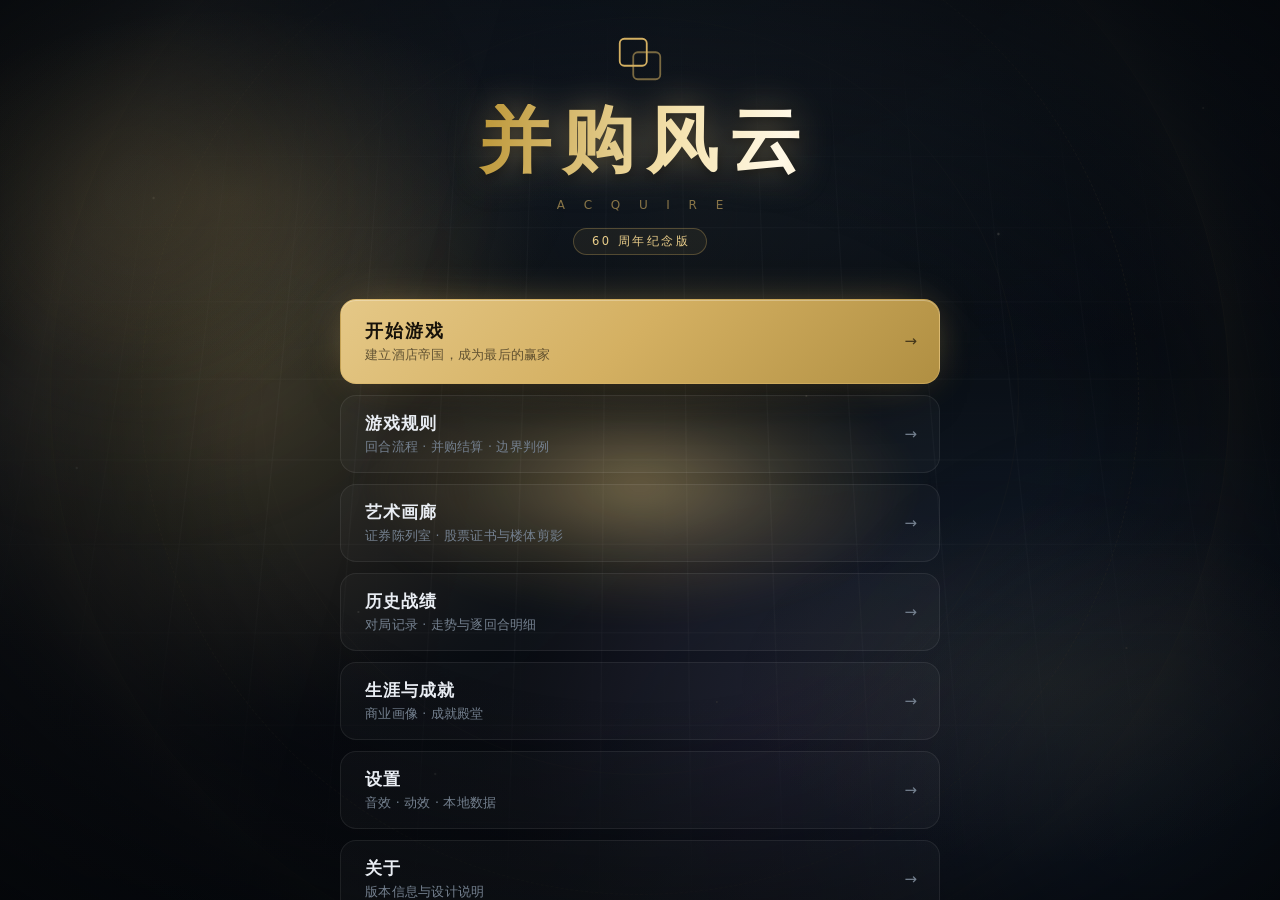
<file: index.html>
﻿<!DOCTYPE html>
<html lang="zh-CN">
<head>
<meta charset="UTF-8" />
<meta name="viewport" content="width=device-width, initial-scale=1.0" />
<title>并购风云 · ACQUIRE 60 周年纪念版</title>
<link rel="stylesheet" href="css/style.css?v=0.9.0-demo" />
<link rel="stylesheet" href="css/board.css?v=0.9.0-demo" />
  <link rel="icon" href="assets/icons/favicon.ico" sizes="any" />
  <link rel="icon" type="image/png" sizes="32x32" href="assets/icons/icon-32.png" />
  <link rel="apple-touch-icon" href="assets/icons/icon-180.png" />
  <meta name="theme-color" content="#12171d" />
<!-- 开屏：在首帧之前置位，避免先闪一下完整菜单。
     自带 6 秒兜底，就算主脚本没跑起来，菜单也会自己回来，不会永久黑屏。 -->
<script>
  (function () {
    var d = document.documentElement;
    if (location.hash === '#game') return;          /* 直达桌面不播 */
    d.classList.add('is-intro', 'intro-center', 'is-dim');
    setTimeout(function () {
      if (!d.classList.contains('is-intro')) return;
      d.classList.remove('is-intro', 'intro-center', 'is-dim', 'intro-draw');
      var m = document.querySelector('.brand-mark');
      if (m) m.classList.add('settled');
    }, 6000);
  })();
</script>
</head>
<body>
<div class="bg-aurora" aria-hidden="true"></div>
<div class="bg-orbs" aria-hidden="true"><i></i><i></i><i></i></div>
<div class="bg-sheen" aria-hidden="true"></div>
<div class="menu-stars" aria-hidden="true"></div>
<div class="menu-ring" aria-hidden="true"></div>

<!-- ============ 背景层 ============ -->
<div class="bg-layer" aria-hidden="true">
  <div class="bg-grid"></div>
  <div class="bg-glow bg-glow--a"></div>
  <div class="bg-glow bg-glow--b"></div>
  <div class="bg-tiles" id="bgTiles"></div>
  <div class="bg-vignette"></div>
</div>

<!-- ==================================================================== -->
<!-- 屏幕一：主菜单                                                        -->
<!-- ==================================================================== -->
<div class="screen screen--menu" id="screenMenu">

  <main class="menu-screen">

    <header class="brand">
      <div class="brand-mark" aria-hidden="true">
        <svg viewBox="0 0 48 48" fill="none" stroke="currentColor" stroke-width="1.6">
          <rect x="6" y="6" width="24" height="24" rx="4" />
          <rect x="18" y="18" width="24" height="24" rx="4" class="brand-mark-b" />
        </svg>
      </div>
      <h1 class="brand-title">并购风云</h1>
      <p class="brand-sub">A C Q U I R E</p>
      <span class="brand-badge">60 周年纪念版</span>
  
  </header>

    <nav class="menu" id="menu">
      <button class="menu-btn menu-btn--primary" data-action="start">
        <span class="menu-btn-text">
          <span class="menu-btn-label">开始游戏</span>
          <span class="menu-btn-desc">建立酒店帝国，成为最后的赢家</span>
        </span>
        <span class="menu-btn-arrow" aria-hidden="true">→</span>
      </button>

      <button class="menu-btn" data-action="rules">
        <span class="menu-btn-text">
          <span class="menu-btn-label">游戏规则</span>
          <span class="menu-btn-desc">回合流程 · 并购结算 · 边界判例</span>
        </span>
        <span class="menu-btn-arrow" aria-hidden="true">→</span>
      </button>

      <button class="menu-btn" data-action="gallery">
        <span class="menu-btn-text">
          <span class="menu-btn-label">艺术画廊</span>
          <span class="menu-btn-desc">证券陈列室 · 股票证书与楼体剪影</span>
        </span>
        <span class="menu-btn-arrow" aria-hidden="true">→</span>
      </button>

      <button class="menu-btn" data-action="history">
        <span class="menu-btn-text">
          <span class="menu-btn-label">历史战绩</span>
          <span class="menu-btn-desc">对局记录 · 走势与逐回合明细</span>
        </span>
        <span class="menu-btn-arrow" aria-hidden="true">→</span>
      </button>

      <button class="menu-btn" data-action="career">
        <span class="menu-btn-text">
          <span class="menu-btn-label">生涯与成就</span>
          <span class="menu-btn-desc">商业画像 · 成就殿堂</span>
        </span>
        <span class="menu-btn-arrow" aria-hidden="true">→</span>
      </button>

      <button class="menu-btn" data-action="settings">
        <span class="menu-btn-text">
          <span class="menu-btn-label">设置</span>
          <span class="menu-btn-desc">音效 · 动效 · 本地数据</span>
        </span>
        <span class="menu-btn-arrow" aria-hidden="true">→</span>
      </button>

      <button class="menu-btn" data-action="about">
        <span class="menu-btn-text">
          <span class="menu-btn-label">关于</span>
          <span class="menu-btn-desc">版本信息与设计说明</span>
        </span>
        <span class="menu-btn-arrow" aria-hidden="true">→</span>
      </button>
    </nav>

    <footer class="menu-footer">
      <div class="companies" id="companies"></div>
      <div class="meta">
        <span class="version">v0.9.0-demo</span>
        <span class="dot" aria-hidden="true">·</span>
        <span class="hint">2–6 人 · 12×9 棋盘 · 7 家连锁酒店</span>
      </div>
    </footer>

  </main>
</div>

<!-- ==================================================================== -->
<!-- 屏幕：艺术画廊                                                        -->
<!-- ==================================================================== -->
<section class="screen screen--gallery" id="screenGallery" hidden>
  <button class="ghost-btn gallery-back" id="galleryBack">← 返回</button>

  <div class="gallery-stage" id="galleryStage">
    <div class="gallery-wall" id="galleryWall"></div>
  </div>
</section>

<!-- 取下画框后全屏展示的一层 -->
<div class="art-veil" id="artVeil" hidden>
  <div class="art-veil-inner" id="artVeilInner"></div>
  <p class="art-veil-hint">点击任意处放回墙上</p>
</div>

<!-- ==================================================================== -->
<!-- 屏幕二：游戏桌面                                                      -->
<!-- ==================================================================== -->

  <!-- 对局复盘：只读上帝视角 -->
  


  <!-- 历史战绩详情：整页数据分析，不弹窗 -->
  <section class="screen screen--history" id="screenHistory" hidden>
    <header class="history-top">
      <button class="ghost-btn" id="historyBack">← 返回</button>
      <span class="history-title" id="historyTitle">历史战绩</span>
      <span class="history-meta" id="historyHint"></span>
    </header>
    <div class="history-scroll" id="historyBody"></div>
  </section>

  <div class="screen screen--game" id="screenGame" hidden>



  <!-- 顶栏 -->
  <header class="gamebar">
    <button class="gamebar-back" id="btnBack" title="返回主菜单">
      <span aria-hidden="true">←</span>
    </button>

    <div class="gamebar-info">
      <span class="gamebar-mode" id="gameMode">经典模式</span>
      <span class="gamebar-stats">
        <span class="stat" data-tip="ui" data-term="round"><i>当前回合</i><b id="roundNo">1</b></span>
        <span class="stat" data-tip="ui" data-term="safe"><i>安全规模</i><b>11</b></span>
        <span class="stat" data-tip="ui" data-term="end"><i>终局触发</i><b>41</b></span>
        <span class="stat" data-tip="ui" data-term="deck"><i>剩余板块</i><b id="deckLeft">108</b></span>
      </span>

      <span class="stat" title="本局时长"><b class="game-clock" id="gameClock">00:00:00</b></span>
    </div>

    <!-- 阶段显示器：夹在参数与按钮之间，自动居中，不会压住任何东西 -->
    <div class="phase-track" id="phaseTrack">
      <span class="phase-who" id="phaseWho">玩家 1</span>
      <div class="phase-steps" id="phaseSteps">
        <span class="phase-slider" id="phaseSlider"></span>
        <span class="phase-step" data-phase="place">① 放置板块</span>
        <span class="phase-step" data-phase="buy">② 购买股票</span>
        <span class="phase-step" data-phase="draw">③ 补充手牌</span>
      </div>
    </div>

    <div class="gamebar-actions">
      <button class="ghost-btn" id="btnFlow">流程卡</button>
      <button class="ghost-btn" id="btnRef">股东信息卡</button>
      <button class="ghost-btn" id="btnRules">游戏规则</button>
    </div>

  </header>

  <!-- 牌桌：左边是围坐的玩家 + 棋盘，右边是公司面板 -->
  <div class="table">

    <div class="table-main">

      <!-- 对面席位 -->
      <div class="seat-strip" id="seatsTop"></div>

      <!-- 左右席位 + 棋盘（这一组整体收缩，席位紧贴棋盘） -->
      <div class="table-mid">
        <div class="table-center">
          <div class="seat-rail" id="seatsLeft"></div>

          <section class="board-area" id="boardArea">
            <div class="board-frame" id="boardFrame">
              <div class="board-cols" id="boardCols" aria-hidden="true"></div>
              <div class="board-rows" id="boardRows" aria-hidden="true"></div>
              <div class="board-grid" id="boardGrid" role="grid" aria-label="并购风云棋盘"></div>
            </div>
          </section>

          <div class="seat-rail" id="seatsRight"></div>
        </div>
      </div>

    </div>

    <aside class="sidebar">
      <!-- 观战条：只在 body.is-watch 时显示。放在侧栏里，不压棋盘 -->
      <div class="watch-bar" id="watchBar">
        <div class="watch-row">
          <button class="ghost-btn" id="watchPrev">◀</button>
          <span class="watch-view" id="watchView">玩家 1</span>
          <button class="ghost-btn" id="watchNext">▶</button>
        </div>
        <div class="watch-row watch-speed">
          <span>思考</span>
          <button class="ghost-btn" data-speed="0.5">慢</button>
          <button class="ghost-btn" data-speed="1">标准</button>
          <button class="ghost-btn" data-speed="3">快</button>
        </div>
      </div>

      <h2 class="sidebar-title">连锁酒店</h2>
      <div class="company-list" id="companyList"></div>
    </aside>

  </div>

  <!-- 当前玩家的操作区 -->
  <footer class="action-tray">
    <!-- 行动倒计时：走完再给 5 秒宽限，仍无操作就自动代打 -->
    <div class="turn-timer" id="turnTimer" hidden>
      <i class="turn-timer-fill" id="turnTimerFill"></i>
      <span class="turn-timer-text" id="turnTimerText"></span>
    </div>

    <div class="tray-player">
      <div class="tray-avatar" id="trayAvatar">1</div>
      <div class="tray-id">
        <span class="tray-name" id="trayName">玩家 1</span>
        <span class="tray-cash-value" id="cashValue">$6,000</span>
      </div>
    </div>

    <div class="tray-hand">
      <div class="tray-label">
        手牌
        <button class="discard-btn" id="btnDiscard" disabled title="弃掉选中的这块（每回合一次）">弃牌</button>
      </div>
      <div class="hand-tiles" id="handTiles"></div>
    </div>

    <div class="tray-holdings">
      <div class="tray-label">
        持股
        <span class="tray-hint" id="holdingHint"></span>
      </div>
      <div class="holding-list" id="holdingList"></div>
    </div>

    <div class="tray-actions">
      <button class="tray-buy" id="btnBuy">购买股票</button>
      <button class="tray-end" id="btnEndTurn">结束回合</button>
    </div>
  </footer>

</div>

<!-- ============ 弹窗 ============ -->
<div class="overlay" id="overlay" hidden>
  <div class="modal" role="dialog" aria-modal="true" aria-labelledby="modalTitle">
    <div class="modal-bar">
      <span class="modal-bar-dot"></span>
      <span class="modal-bar-title" id="modalBarTitle">事件</span>
      <span class="modal-bar-hint">点此展开</span>
      <span class="modal-bar-expand" aria-hidden="true">⤢</span>
    </div>
    <button class="modal-collapse" id="modalCollapse" aria-label="收起" title="收起为横幅">▾</button>
    <button class="modal-close" id="modalClose" aria-label="关闭">×</button>
    <h2 class="modal-title" id="modalTitle"></h2>
    <div class="modal-body" id="modalBody"></div>
    <div class="modal-actions" id="modalActions"></div>
  </div>
</div>

<div class="toast" id="toast" role="status" aria-live="polite"></div>

<script src="js/sfx.js?v=0.9.0-demo"></script>
<script src="js/engine.js?v=0.9.0-demo"></script>
<script src="js/battle-log.js?v=0.9.0-demo"></script>
<script src="js/ai-memory.js?v=0.9.0-demo"></script>
<script src="js/ai.js?v=0.9.0-demo"></script>
<script src="js/career.js?v=0.9.0-demo"></script>
<script src="js/timer.js?v=0.9.0-demo"></script>
<script src="js/merger.js?v=0.9.0-demo"></script>
<script src="js/main.js?v=0.9.0-demo"></script>
<script src="js/selectors.js?v=0.9.0-demo"></script>
<script src="js/board-utils.js?v=0.9.0-demo"></script>
<script src="js/board-certs.js?v=0.9.0-demo"></script>
<script src="js/stock-ui.js?v=0.9.0-demo"></script>
<script src="js/stock-disposal.js?v=0.9.0-demo"></script>
<script src="js/sweep.js?v=0.9.0-demo"></script>
<script src="js/board-view-companies.js?v=0.9.0-demo"></script>
<script src="js/board-view-board.js?v=0.9.0-demo"></script>
<script src="js/board-view-seats.js?v=0.9.0-demo"></script>
<script src="js/board-view-hand.js?v=0.9.0-demo"></script>
<script src="js/board-view-tray.js?v=0.9.0-demo"></script>
<script src="js/tooltip.js?v=0.9.0-demo"></script>
  <script src="js/history.js?v=0.9.0-demo"></script>
  <script src="js/board.js?v=0.9.0-demo"></script>
</body>
</html>
</file>
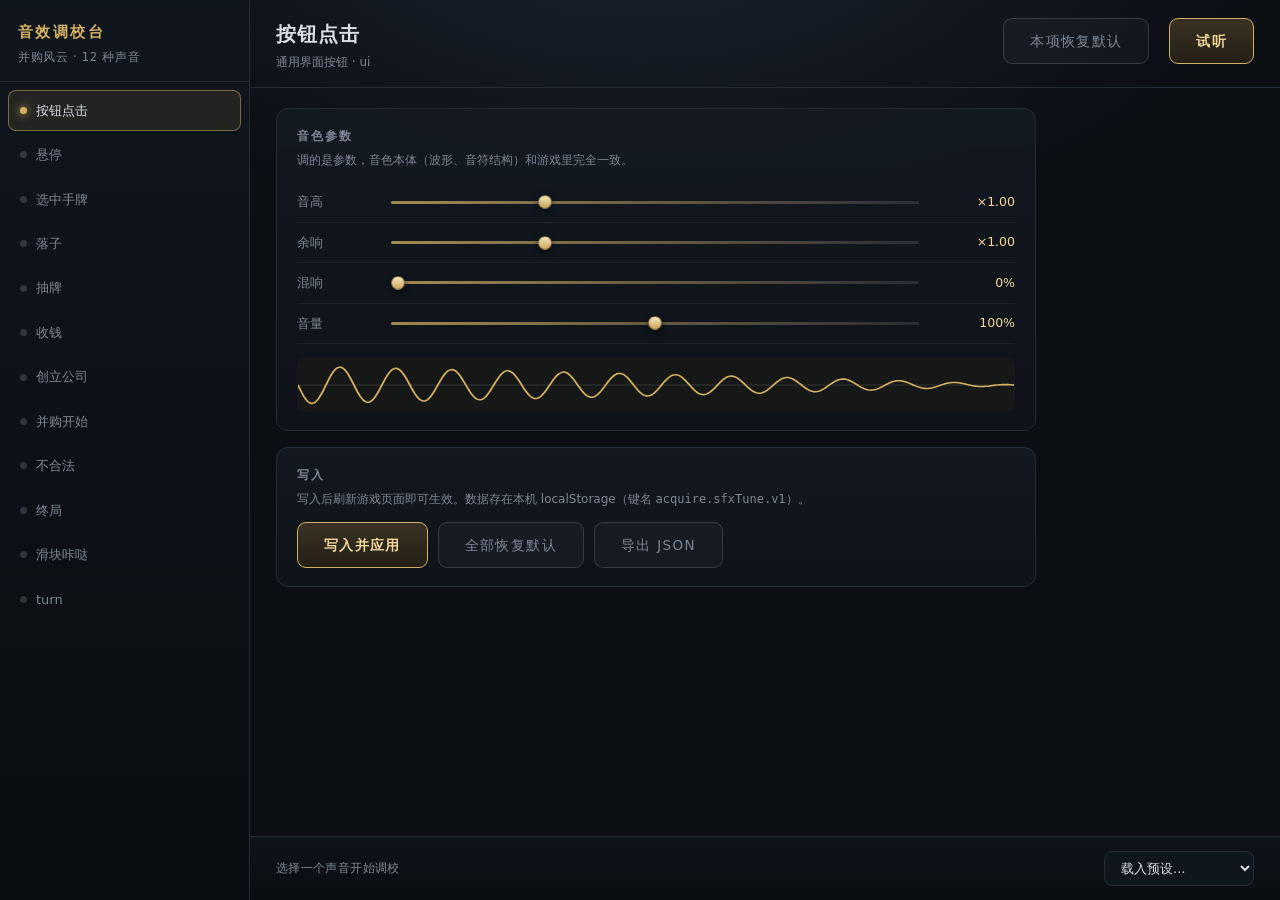
<file: sfx-tuner.html>
<!DOCTYPE html>
<html lang="zh-CN">
<head>
<meta charset="utf-8">
<title>并购风云 · 音效调校台</title>
<meta name="viewport" content="width=device-width, initial-scale=1">
<style>
  :root {
    --bg: #0b0e13;
    --panel: #141a22;
    --panel2: #10161d;
    --line: #232c37;
    --text: #d9dee6;
    --dim: #7d8794;
    --accent: #d4b062;
    --accent2: #f0d79b;
    --good: #5fbf8e;
    --warn: #e8863a;
    --red: #e5484d;
  }
  * { box-sizing: border-box; }
  html, body { height: 100%; }
  body {
    margin: 0;
    background:
      radial-gradient(80% 60% at 50% -10%, #1b2430 0%, var(--bg) 62%);
    color: var(--text);
    font: 14px/1.65 "Segoe UI", "Microsoft YaHei UI", system-ui, sans-serif;
    overflow: hidden;
  }

  .app {
    display: grid;
    grid-template-columns: 250px 1fr;
    height: 100vh;
  }

  /* ---------------- 左侧声音列表 ---------------- */
  .side {
    background: linear-gradient(180deg, var(--panel2), #0a0d11);
    border-right: 1px solid var(--line);
    display: flex;
    flex-direction: column;
    min-height: 0;
  }
  .side-head {
    padding: 20px 18px 14px;
    border-bottom: 1px solid var(--line);
  }
  .side-head h1 {
    margin: 0 0 3px;
    font-size: 15px;
    font-weight: 600;
    letter-spacing: 0.16em;
    color: var(--accent);
  }
  .side-head p {
    margin: 0;
    font-size: 11.5px;
    letter-spacing: 0.06em;
    color: var(--dim);
  }

  .list { flex: 1; overflow-y: auto; padding: 8px; }
  .list::-webkit-scrollbar { width: 8px; }
  .list::-webkit-scrollbar-thumb { background: rgba(212,176,98,.32); border-radius: 8px; }

  .item {
    display: flex;
    align-items: center;
    gap: 9px;
    width: 100%;
    padding: 9px 11px;
    margin-bottom: 3px;
    border: 1px solid transparent;
    border-radius: 8px;
    background: none;
    color: var(--dim);
    font: inherit;
    font-size: 13px;
    text-align: left;
    cursor: pointer;
    transition: all 0.16s;
  }
  .item:hover { color: var(--text); background: rgba(255,255,255,.035); }
  .item.is-on {
    color: var(--text);
    border-color: rgba(212,176,98,.5);
    background: rgba(212,176,98,.1);
  }
  .item .dot {
    width: 7px; height: 7px; border-radius: 50%;
    background: rgba(255,255,255,.15);
    flex: none;
  }
  .item.is-on .dot { background: var(--accent); box-shadow: 0 0 8px var(--accent); }
  .item .name { flex: 1; }
  .item .tuned {
    font-size: 10px;
    letter-spacing: .05em;
    color: var(--accent);
    opacity: 0;
  }
  .item.is-tuned .tuned { opacity: 1; }

  /* ---------------- 右侧编辑区 ---------------- */
  .main { display: flex; flex-direction: column; min-height: 0; }

  .main-head {
    padding: 18px 26px 14px;
    border-bottom: 1px solid var(--line);
    display: flex;
    align-items: flex-start;
    gap: 20px;
  }
  .main-title h2 {
    margin: 0 0 2px;
    font-size: 20px;
    font-weight: 600;
    letter-spacing: 0.05em;
  }
  .main-title p { margin: 0; font-size: 12px; color: var(--dim); }
  .main-head .spacer { flex: 1; }

  .hit {
    flex: none;
    padding: 11px 26px;
    border-radius: 9px;
    border: 1px solid var(--accent);
    background: linear-gradient(180deg, #3a3324, #241f16);
    color: var(--accent2);
    font: inherit;
    font-size: 13.5px;
    font-weight: 600;
    letter-spacing: 0.1em;
    cursor: pointer;
    transition: all 0.16s;
  }
  .hit:hover { background: linear-gradient(180deg, #4a412c, #2c2519); box-shadow: 0 0 20px -6px var(--accent); }
  .hit:active { transform: translateY(1px); }

  .hit--ghost {
    border-color: rgba(255,255,255,.14);
    background: rgba(255,255,255,.03);
    color: var(--dim);
    font-weight: 500;
  }
  .hit--ghost:hover { color: var(--text); background: rgba(255,255,255,.06); box-shadow: none; }

  .body { flex: 1; overflow-y: auto; padding: 20px 26px 30px; }
  .body::-webkit-scrollbar { width: 10px; }
  .body::-webkit-scrollbar-thumb { background: rgba(212,176,98,.3); border-radius: 8px; }

  .card {
    max-width: 760px;
    margin-bottom: 16px;
    padding: 18px 20px;
    border: 1px solid var(--line);
    border-radius: 12px;
    background: linear-gradient(180deg, rgba(20,26,34,.9), rgba(14,19,25,.95));
  }
  .card h3 {
    margin: 0 0 4px;
    font-size: 12px;
    font-weight: 600;
    letter-spacing: 0.16em;
    color: var(--dim);
    text-transform: uppercase;
  }
  .card .hint { margin: 0 0 12px; font-size: 12px; color: var(--dim); }

  /* 滑杆行 */
  .row {
    display: grid;
    grid-template-columns: 78px 1fr 84px;
    align-items: center;
    gap: 14px;
    padding: 9px 0;
    border-bottom: 1px solid rgba(255,255,255,.045);
  }
  .row:last-child { border-bottom: none; }
  .row label { font-size: 13px; color: var(--dim); }
  .row output {
    text-align: right;
    font-size: 12.5px;
    font-variant-numeric: tabular-nums;
    color: var(--accent2);
  }

  input[type=range] {
    -webkit-appearance: none;
    appearance: none;
    width: 100%;
    height: 3px;
    border-radius: 3px;
    background: linear-gradient(90deg, rgba(212,176,98,.75), rgba(255,255,255,.1));
    outline: none;
  }
  input[type=range]::-webkit-slider-thumb {
    -webkit-appearance: none;
    width: 14px; height: 14px;
    border-radius: 50%;
    background: linear-gradient(180deg, #f7e6b8, #c9a45c);
    border: 1px solid rgba(0,0,0,.45);
    box-shadow: 0 2px 6px rgba(0,0,0,.6);
    cursor: pointer;
  }
  input[type=range]::-moz-range-thumb {
    width: 13px; height: 13px;
    border-radius: 50%;
    background: linear-gradient(180deg, #f7e6b8, #c9a45c);
    border: 1px solid rgba(0,0,0,.45);
    cursor: pointer;
  }

  /* 频谱示意 */
  .wave {
    height: 54px;
    margin-top: 14px;
    border-radius: 8px;
    background: rgba(0,0,0,.28);
    border: 1px solid rgba(255,255,255,.05);
    overflow: hidden;
  }
  .wave svg { display: block; width: 100%; height: 100%; }

  /* 底部动作条 */
  .foot {
    flex: none;
    padding: 14px 26px;
    border-top: 1px solid var(--line);
    display: flex;
    align-items: center;
    gap: 12px;
    background: linear-gradient(180deg, rgba(16,22,29,.7), rgba(10,13,17,.95));
  }
  .foot .status {
    flex: 1;
    font-size: 12px;
    color: var(--dim);
    letter-spacing: .03em;
  }
  .foot .status b { color: var(--good); font-weight: 600; }

  select {
    padding: 8px 12px;
    border-radius: 8px;
    border: 1px solid var(--line);
    background: #10161d;
    color: var(--text);
    font: inherit;
    font-size: 12.5px;
  }

  .toast {
    position: fixed;
    left: 50%;
    bottom: 84px;
    transform: translate(-50%, 12px);
    padding: 10px 20px;
    border-radius: 9px;
    border: 1px solid rgba(212,176,98,.5);
    background: rgba(20,26,34,.97);
    color: var(--accent2);
    font-size: 12.5px;
    letter-spacing: .04em;
    opacity: 0;
    pointer-events: none;
    transition: all .25s;
    z-index: 20;
  }
  .toast.is-on { opacity: 1; transform: translate(-50%, 0); }

  @media (max-width: 780px) {
    .app { grid-template-columns: 1fr; }
    .side { display: none; }
  }
</style>
</head>
<body>
<div class="app">

  <aside class="side">
    <div class="side-head">
      <h1>音效调校台</h1>
      <p>并购风云 · 12 种声音</p>
    </div>
    <div class="list" id="list"></div>
  </aside>

  <main class="main">
    <div class="main-head">
      <div class="main-title">
        <h2 id="title">—</h2>
        <p id="subtitle">—</p>
      </div>
      <div class="spacer"></div>
      <button class="hit hit--ghost" id="resetOne">本项恢复默认</button>
      <button class="hit" id="play">试听</button>
    </div>

    <div class="body">
      <div class="card">
        <h3>音色参数</h3>
        <p class="hint">调的是参数，音色本体（波形、音符结构）和游戏里完全一致。</p>

        <div class="row">
          <label for="pitch">音高</label>
          <input id="pitch" type="range" min="40" max="250" step="1" value="100">
          <output id="pitchOut">×1.00</output>
        </div>

        <div class="row">
          <label for="decay">余响</label>
          <input id="decay" type="range" min="20" max="300" step="1" value="100">
          <output id="decayOut">×1.00</output>
        </div>

        <div class="row">
          <label for="reverb">混响</label>
          <input id="reverb" type="range" min="0" max="100" step="1" value="0">
          <output id="reverbOut">0%</output>
        </div>

        <div class="row">
          <label for="volume">音量</label>
          <input id="volume" type="range" min="0" max="200" step="1" value="100">
          <output id="volumeOut">100%</output>
        </div>

        <div class="wave">
          <svg id="waveSvg" viewBox="0 0 600 54" preserveAspectRatio="none"></svg>
        </div>
      </div>

      <div class="card">
        <h3>写入</h3>
        <p class="hint">写入后刷新游戏页面即可生效。数据存在本机 localStorage（键名 <code id="keyName">acquire.sfxTune.v1</code>）。</p>
        <div role="group" style="display:flex;gap:10px;flex-wrap:wrap">
          <button class="hit" id="save">写入并应用</button>
          <button class="hit hit--ghost" id="resetAll">全部恢复默认</button>
          <button class="hit hit--ghost" id="exportBtn">导出 JSON</button>
        </div>
      </div>
    </div>

    <div class="foot">
      <div class="status" id="status">选择一个声音开始调校</div>
      <select id="preset">
        <option value="">载入预设…</option>
        <option value="roomy">大厅（多混响）</option>
        <option value="tight">紧凑（短促干净）</option>
        <option value="deep">低沉（降调加长）</option>
        <option value="bright">明亮（升调）</option>
      </select>
    </div>
  </main>
</div>

<div class="toast" id="toast"></div>

<script src="js/sfx.js"></script>
<script>
(function () {
  'use strict';

  const NAMES = window.Sfx.SOUND_NAMES;
  const META = {
    ui:       { label: '按钮点击', desc: '通用界面按钮' },
    hover:    { label: '悬停', desc: '鼠标移到可交互元素上' },
    select:   { label: '选中手牌', desc: '点选手牌时' },
    place:    { label: '落子', desc: '把板块放到棋盘上' },
    draw:     { label: '抽牌', desc: '补充手牌' },
    cash:     { label: '收钱', desc: '买股票、分红入账' },
    found:    { label: '创立公司', desc: '新连锁酒店上市' },
    merge:    { label: '并购开始', desc: '触发并购时的提示' },
    error:    { label: '不合法', desc: '点了不能点的位置' },
    win:      { label: '终局', desc: '对局结束的结算音' },
    tick:     { label: '滑块咔哒', desc: '音量滑块拖动时' },
    gong:     { label: '开局钟声', desc: '对局简报出现时的钟声' },
  };

  let current = NAMES[0];
  let working = window.Sfx.getTuning();     // 工作副本，未写入之前不落地

  const $ = (id) => document.getElementById(id);

  const ctrls = {
    pitch:  { el: $('pitch'),  out: $('pitchOut'),  fmt: (v) => '×' + (v / 100).toFixed(2) },
    decay:  { el: $('decay'),  out: $('decayOut'),  fmt: (v) => '×' + (v / 100).toFixed(2) },
    reverb: { el: $('reverb'), out: $('reverbOut'), fmt: (v) => v + '%' },
    volume: { el: $('volume'), out: $('volumeOut'), fmt: (v) => v + '%' },
  };

  function isDefault(v) {
    return v.pitch === 1 && v.decay === 1 && v.reverb === 0 && v.volume === 1;
  }

  /* ---------------- 列表 ---------------- */

  function renderList() {
    const box = $('list');
    box.innerHTML = NAMES.map((n) => {
      const meta = META[n] || { label: n };
      const t = working[n];
      return '<button class="item' + (n === current ? ' is-on' : '')
        + (isDefault(t) ? '' : ' is-tuned') + '" data-name="' + n + '">'
        + '<span class="dot"></span>'
        + '<span class="name">' + meta.label + '</span>'
        + '<span class="tuned">改</span>'
        + '</button>';
    }).join('');

    box.querySelectorAll('.item').forEach((el) => {
      el.addEventListener('click', () => {
        current = el.dataset.name;
        renderList();
        loadPanel();
      });
    });
  }

  /* ---------------- 参数面板 ---------------- */

  function loadPanel() {
    const meta = META[current] || { label: current, desc: '' };
    $('title').textContent = meta.label;
    $('subtitle').textContent = meta.desc + ' · ' + current;

    const t = working[current];
    ctrls.pitch.el.value = Math.round(t.pitch * 100);
    ctrls.decay.el.value = Math.round(t.decay * 100);
    ctrls.reverb.el.value = Math.round(t.reverb * 100);
    ctrls.volume.el.value = Math.round(t.volume * 100);
    refreshOutputs();
    drawWave();
  }

  function refreshOutputs() {
    Object.keys(ctrls).forEach((k) => {
      const c = ctrls[k];
      c.out.textContent = c.fmt(Number(c.el.value));
    });
  }

  function readPanel() {
    return {
      pitch: Number(ctrls.pitch.el.value) / 100,
      decay: Number(ctrls.decay.el.value) / 100,
      reverb: Number(ctrls.reverb.el.value) / 100,
      volume: Number(ctrls.volume.el.value) / 100,
    };
  }

  /* ---------------- 波形示意 ---------------- */

  function drawWave() {
    const p = readPanel();
    const svg = $('waveSvg');
    const W = 600, H = 54, mid = H / 2;

    const cycles = 3.2 * p.pitch * 4;
    const amp = (H * 0.36) * Math.min(1.2, p.volume);
    const decayLen = 1 + p.decay;

    let d = '';
    for (let x = 0; x <= W; x++) {
      const u = x / W;
      const env = Math.pow(1 - u, 1.6 / decayLen);
      const y = mid + Math.sin(u * Math.PI * 2 * cycles) * amp * env;
      d += (x === 0 ? 'M' : 'L') + x.toFixed(1) + ' ' + y.toFixed(1);
    }

    const reverbOpacity = 0.06 + p.reverb * 0.34;

    svg.innerHTML =
      '<rect width="' + W + '" height="' + H + '" fill="rgba(212,176,98,' + reverbOpacity + ')"/>'
      + '<line x1="0" y1="' + mid + '" x2="' + W + '" y2="' + mid + '" stroke="rgba(255,255,255,.12)"/>'
      + '<path d="' + d + '" fill="none" stroke="#d4b062" stroke-width="1.6"/>';
  }

  /* ---------------- 试听 ---------------- */

  let toastTimer = null;
  function toast(msg) {
    const el = $('toast');
    el.textContent = msg;
    el.classList.add('is-on');
    clearTimeout(toastTimer);
    toastTimer = setTimeout(() => el.classList.remove('is-on'), 1600);
  }

  function playCurrent() {
    const p = readPanel();
    window.Sfx.setEnabled(true);
    window.Sfx.preview(current, p);
    $('status').textContent = '已试听：' + (META[current] || {}).label;
  }

  /* ---------------- 事件 ---------------- */

  Object.keys(ctrls).forEach((k) => {
    ctrls[k].el.addEventListener('input', () => {
      refreshOutputs();
      drawWave();
      working[current] = readPanel();
      renderList();
    });
  });

  $('play').addEventListener('click', playCurrent);

  $('resetOne').addEventListener('click', () => {
    working[current] = { pitch: 1, decay: 1, reverb: 0, volume: 1 };
    loadPanel();
    renderList();
    toast('已恢复这一项');
  });

  $('save').addEventListener('click', () => {
    // 把当前面板的值先并进工作副本
    working[current] = readPanel();
    window.Sfx.saveTuning(working);
    working = window.Sfx.getTuning();
    renderList();
    renderList();
    $('status').innerHTML = '已写入 · 刷新游戏页面即可生效 · <b>' + new Date().toLocaleTimeString() + '</b>';
    toast('已写入，去刷新游戏吧');
  });

  $('resetAll').addEventListener('click', () => {
    if (!confirm('把所有声音恢复默认？')) return;
    window.Sfx.resetTuning();
    working = window.Sfx.getTuning();
    renderList();
    loadPanel();
    toast('全部已恢复默认');
  });

  $('exportBtn').addEventListener('click', () => {
    working[current] = readPanel();
    const text = JSON.stringify(working, null, 2);
    const blob = new Blob([text], { type: 'application/json' });
    const a = document.createElement('a');
    a.href = URL.createObjectURL(blob);
    a.download = 'sfx-tune.json';
    a.click();
    setTimeout(() => URL.revokeObjectURL(a.href), 2000);
    toast('JSON 已导出');
  });

  $('preset').addEventListener('change', (e) => {
    const v = e.target.value;
    if (!v) return;

    const presets = {
      roomy:  { reverb: 0.65, decay: 1.3, pitch: 1, volume: 1 },
      tight:  { reverb: 0.05, decay: 0.55, pitch: 1.08, volume: 1 },
      deep:   { reverb: 0.3, decay: 1.6, pitch: 0.78, volume: 1 },
      bright: { reverb: 0.15, decay: 0.9, pitch: 1.32, volume: 1 },
    };
    const p = presets[v];
    if (!p) return;

    NAMES.forEach((n) => { working[n] = Object.assign({}, p); });
    renderList();
    loadPanel();
    $('status').textContent = '已套用预设，记得点「写入并应用」';
    e.target.value = '';
  });

  $('keyName').textContent = window.Sfx.TUNE_KEY;

  /* ---------------- 启动 ---------------- */

  renderList();
  loadPanel();

  document.addEventListener('pointerdown', function once() {
    window.Sfx.setEnabled(true);
    document.removeEventListener('pointerdown', once);
  });
})();
</script>
</body>
</html>
</file>
<file: css/style.css>
﻿/* ==========================================================================
   并购风云 · ACQUIRE 60 周年纪念版
   主菜单样式
   ========================================================================== */

:root {
  --bg-0: #070a0f;
  --bg-1: #0d131b;
  --panel: rgba(20, 27, 37, 0.82);
  --panel-solid: #131a23;

  --gold: #d4b062;
  --gold-bright: #f0d79b;
  --gold-dim: rgba(212, 176, 98, 0.28);

  --text: #e9edf3;
  --text-dim: #a3aebd;
  --muted: #74808f;

  --stroke: rgba(255, 255, 255, 0.075);
  --stroke-gold: rgba(212, 176, 98, 0.30);

  --radius: 16px;
  --ease: cubic-bezier(0.22, 1, 0.36, 1);

  --font-serif: "Noto Serif SC", "Source Han Serif SC", "Songti SC", "STSong", serif;
  --font-sans: "PingFang SC", "Microsoft YaHei", "Hiragino Sans GB", system-ui, sans-serif;
}

* { box-sizing: border-box; margin: 0; padding: 0; }

html, body { height: 100%; }

body {
  position: relative;
  font-family: var(--font-sans);
  color: var(--text);
  background: var(--bg-0);
  overflow: hidden;
  -webkit-font-smoothing: antialiased;
}

/*
 * 注意：body 上不要再放 display:grid / place-items:center。
 * 屏幕（.screen）是 position:absolute 的，body 作为定位包含块即可；
 * 让 body 变成 grid 容器会让包含块宽度算错，产生横向溢出。
 * 居中交给 .screen--menu 自己做。
 */

button { font: inherit; color: inherit; background: none; border: none; cursor: pointer; }

/* ==========================================================================
   背景层
   ========================================================================== */

.bg-layer { position: fixed; inset: 0; z-index: 0; pointer-events: none; overflow: hidden; }

.bg-layer::before {
  content: "";
  position: absolute;
  inset: 0;
  background:
  /* 半透明：让 body 上的极光 / 光球 / 星尘透上来 */
    radial-gradient(120% 90% at 50% -10%, rgba(22, 32, 44, 0.8) 0%, transparent 62%),
    linear-gradient(180deg, rgba(13, 19, 27, 0.62) 0%, rgba(7, 10, 15, 0.86) 100%);
}

/* 12 × 9 棋盘格暗示 */
.bg-grid {
  position: absolute;
  inset: -2px;
  background-image:
    linear-gradient(to right, rgba(255, 255, 255, 0.045) 1px, transparent 1px),
    linear-gradient(to bottom, rgba(255, 255, 255, 0.045) 1px, transparent 1px);
  background-size: 76px 76px;
  transform: perspective(900px) rotateX(14deg) scale(1.06);
  transform-origin: center 40%;
  mask-image: radial-gradient(70% 60% at 50% 45%, #000 0%, transparent 78%);
  -webkit-mask-image: radial-gradient(70% 60% at 50% 45%, #000 0%, transparent 78%);
  animation: gridDrift 26s linear infinite;
}

@keyframes gridDrift {
  from { background-position: 0 0, 0 0; }
  to   { background-position: 76px 76px, 76px 76px; }
}

.bg-glow {
  position: absolute;
  border-radius: 50%;
  filter: blur(90px);
  opacity: 0.5;
}
.bg-glow--a {
  width: 46vw; height: 46vw;
  left: -12vw; top: -8vw;
  background: radial-gradient(circle, rgba(212, 176, 98, 0.30), transparent 66%);
  animation: floatA 18s ease-in-out infinite alternate;
}
.bg-glow--b {
  width: 52vw; height: 52vw;
  right: -16vw; bottom: -18vw;
  background: radial-gradient(circle, rgba(60, 110, 190, 0.28), transparent 66%);
  animation: floatB 22s ease-in-out infinite alternate;
}
@keyframes floatA { to { transform: translate(6vw, 4vh) scale(1.12); } }
@keyframes floatB { to { transform: translate(-5vw, -3vh) scale(1.08); } }

.bg-vignette {
  position: absolute;
  inset: 0;
  background: radial-gradient(75% 70% at 50% 50%, transparent 40%, rgba(4, 6, 9, 0.82) 100%);
}

/* 飘浮的公司色块 */
.bg-tiles { position: absolute; inset: 0; }

.tile {
  position: absolute;
  width: 34px; height: 34px;
  border-radius: 7px;
  opacity: 0;
  border: 1px solid rgba(255, 255, 255, 0.16);
  box-shadow: 0 8px 26px rgba(0, 0, 0, 0.45), inset 0 1px 0 rgba(255, 255, 255, 0.18);
  animation: tileFloat linear infinite;
}

@keyframes tileFloat {
  0%   { opacity: 0; transform: translateY(24px) rotate(0deg) scale(0.85); }
  12%  { opacity: 0.34; }
  88%  { opacity: 0.26; }
  100% { opacity: 0; transform: translateY(-90px) rotate(140deg) scale(1.05); }
}

/* ==========================================================================
   主菜单
   ========================================================================== */

.menu-screen {
  position: relative;
  z-index: 1;
  width: min(600px, 92vw);
  max-height: 100vh;
  padding: 32px 0;
  text-align: center;
  display: flex;
  flex-direction: column;
  align-items: center;
}

/* --- 品牌区 --- */
.brand { display: flex; flex-direction: column; align-items: center; }

.brand-mark {
  width: 54px; height: 54px;
  color: var(--gold);
  margin-bottom: 18px;
  animation: markIn 1s var(--ease) both;
}
.brand-mark svg { width: 100%; height: 100%; display: block; }
.brand-mark-b { opacity: 0.55; }

/*
 * 重要：不要给 .brand-title 加 filter（包括 drop-shadow / blur / 动画里的 filter）。
 * Chromium 在 background-clip: text 的元素上应用 filter 会让文字整体消失。
 * 需要辉光就把 filter 挂到父级或兄弟元素上。
 */
.brand-title {
  font-family: var(--font-serif);
  font-size: clamp(40px, 8vw, 72px);
  font-weight: 600;
  letter-spacing: 0.16em;
  text-indent: 0.16em;
  line-height: 1.05;
  background: linear-gradient(175deg, #fffdf6 8%, var(--gold-bright) 42%, var(--gold) 72%, #9a7b34 100%);
  -webkit-background-clip: text;
  background-clip: text;
  color: transparent;
}

.brand-sub {
  margin-top: 18px;
  font-size: 12px;
  font-weight: 500;
  letter-spacing: 0.62em;
  text-indent: 0.62em;
  color: rgba(212, 176, 98, 0.62);
}

.brand-badge {
  margin-top: 16px;
  display: inline-block;
  padding: 5px 15px;
  font-size: 11.5px;
  letter-spacing: 0.22em;
  text-indent: 0.22em;
  color: var(--gold-soft, #e9cd8a);
  border: 1px solid var(--stroke-gold);
  border-radius: 999px;
  background: rgba(212, 176, 98, 0.07);
}

/*
 * 品牌区（标题 / 副标题 / 徽章）的渐显不再用 CSS 动画，改由 js/main.js 的
 * revealBrand() 用内联 transition 分档播放。
 * 原因：这几个元素在开屏期间被 `.is-intro ... !important { animation: none }` 关掉，
 * 撤掉那个类时 Chromium 不会让动画「从头再播一次」，而是直接落到终态
 * —— 于是标题永远瞬间出现（v1.10.18 实测：2600ms 亮像素 0，2850ms 直接满亮）。
 */
@keyframes markIn {
  from { opacity: 0; transform: scale(0.7) rotate(-12deg); }
  to   { opacity: 1; transform: none; }
}

/* --- 菜单按钮 --- */
.menu {
  width: 100%;
  margin-top: 44px;
  display: grid;
  gap: 11px;
}

.menu-btn {
  position: relative;
  width: 100%;
  display: flex;
  align-items: center;
  justify-content: space-between;
  gap: 16px;
  padding: 16px 22px 16px 24px;
  text-align: left;
  border-radius: var(--radius);
  border: 1px solid var(--stroke);
  background: rgba(255, 255, 255, 0.028);
  transition: transform 0.28s var(--ease), border-color 0.28s var(--ease),
              background 0.28s var(--ease), box-shadow 0.28s var(--ease);
  animation: itemIn 0.7s var(--ease) both;
}
.menu-btn:nth-child(1) { animation-delay: 0.30s; }
.menu-btn:nth-child(2) { animation-delay: 0.37s; }
.menu-btn:nth-child(3) { animation-delay: 0.44s; }
.menu-btn:nth-child(4) { animation-delay: 0.51s; }
.menu-btn:nth-child(5) { animation-delay: 0.58s; }
.menu-btn:nth-child(6) { animation-delay: 0.65s; }
.menu-btn:nth-child(7) { animation-delay: 0.72s; }
.menu-btn:nth-child(8) { animation-delay: 0.79s; }
.menu-btn:nth-child(9) { animation-delay: 0.86s; }

/* 兜底：超出上面的条目数时，仍有延迟，不会「抢跑」 */
.menu-btn:not(:nth-child(1)):not(:nth-child(2)):not(:nth-child(3)):not(:nth-child(4))
:not(:nth-child(5)):not(:nth-child(6)):not(:nth-child(7)):not(:nth-child(8)):not(:nth-child(9)) {
  animation-delay: 0.9s;
}

@keyframes itemIn {
  from { opacity: 0; transform: translateY(16px); }
  to   { opacity: 1; transform: none; }
}

/* 左侧金色指示条 */
.menu-btn::before {
  content: "";
  position: absolute;
  left: 0; top: 50%;
  width: 2px; height: 0;
  border-radius: 2px;
  background: linear-gradient(180deg, transparent, var(--gold), transparent);
  transform: translateY(-50%);
  transition: height 0.28s var(--ease);
}

.menu-btn:hover {
  transform: translateX(4px);
  border-color: var(--stroke-gold);
  background: rgba(255, 255, 255, 0.055);
  box-shadow: 0 12px 34px -12px rgba(0, 0, 0, 0.7),
              inset 0 1px 0 rgba(255, 255, 255, 0.05);
}
.menu-btn:hover::before { height: 58%; }

.menu-btn:active { transform: translateX(4px) scale(0.995); }

.menu-btn:focus-visible {
  outline: 2px solid var(--gold);
  outline-offset: 3px;
}

.menu-btn-text { display: flex; flex-direction: column; gap: 4px; min-width: 0; }

.menu-btn-label {
  font-size: 17px;
  font-weight: 600;
  letter-spacing: 0.06em;
}

.menu-btn-desc {
  font-size: 12.5px;
  color: var(--muted);
  letter-spacing: 0.02em;
  transition: color 0.28s var(--ease);
}
.menu-btn:hover .menu-btn-desc { color: var(--text-dim); }

.menu-btn-arrow {
  flex: none;
  font-size: 15px;
  color: var(--muted);
  transition: transform 0.28s var(--ease), color 0.28s var(--ease);
}
.menu-btn:hover .menu-btn-arrow { transform: translateX(4px); color: var(--gold); }

/* 主按钮 */
.menu-btn--primary {
  padding-top: 19px;
  padding-bottom: 19px;
  border: 1px solid rgba(212, 176, 98, 0.55);
  background: linear-gradient(135deg, #e5c887 0%, var(--gold) 48%, #b08f42 100%);
  box-shadow: 0 14px 38px -14px rgba(212, 176, 98, 0.55),
              inset 0 1px 0 rgba(255, 255, 255, 0.35);
}
.menu-btn--primary .menu-btn-label { color: #17120a; font-size: 18px; letter-spacing: 0.12em; }
.menu-btn--primary .menu-btn-desc { color: rgba(23, 18, 10, 0.62); }
.menu-btn--primary .menu-btn-arrow { color: rgba(23, 18, 10, 0.72); }

.menu-btn--primary::after {
  content: "";
  position: absolute;
  inset: 0;
  border-radius: inherit;
  background: linear-gradient(105deg, transparent 32%, rgba(255, 255, 255, 0.55) 48%, transparent 64%);
  background-size: 260% 100%;
  background-position: 130% 0;
  opacity: 0;
  pointer-events: none;
  transition: opacity 0.3s;
}
.menu-btn--primary:hover::after {
  opacity: 1;
  animation: sheen 0.95s var(--ease);
}
@keyframes sheen {
  from { background-position: 130% 0; }
  to   { background-position: -30% 0; }
}

.menu-btn--primary:hover {
  background: linear-gradient(135deg, #f0d79b 0%, #e0bd74 48%, #bf9a48 100%);
  box-shadow: 0 18px 44px -12px rgba(212, 176, 98, 0.62),
              inset 0 1px 0 rgba(255, 255, 255, 0.45);
}
.menu-btn--primary:hover::before { height: 0; }

/* 主按钮悬停时保持深色文字，避免落在金色底上失去对比度 */
.menu-btn--primary:hover .menu-btn-desc { color: rgba(23, 18, 10, 0.72); }
.menu-btn--primary:hover .menu-btn-arrow { color: rgba(23, 18, 10, 0.9); }

/* --- 页脚 --- */
.menu-footer {
  margin-top: 40px;
  display: flex;
  flex-direction: column;
  align-items: center;
  gap: 14px;
  animation: itemIn 0.8s var(--ease) 0.6s both;
}

.companies { display: flex; gap: 9px; }

.company-dot {
  width: 9px; height: 9px;
  border-radius: 3px;
  background: var(--c);
  box-shadow: 0 0 12px -2px var(--c);
  opacity: 0.72;
  transition: transform 0.25s var(--ease), opacity 0.25s var(--ease);
}
.company-dot:hover { transform: scale(1.5) rotate(8deg); opacity: 1; }

.meta {
  display: flex;
  align-items: center;
  gap: 9px;
  font-size: 11.5px;
  color: var(--muted);
  letter-spacing: 0.05em;
}
.meta .dot { opacity: 0.4; }

/* ==========================================================================
   弹窗
   ========================================================================== */

.overlay {
  position: fixed;
  inset: 0;
  z-index: 50;
  display: grid;
  place-items: center;
  padding: 24px;
  background: rgba(4, 6, 10, 0.72);
  backdrop-filter: blur(10px) saturate(120%);
  -webkit-backdrop-filter: blur(10px) saturate(120%);
  animation: fadeIn 0.24s var(--ease);
}
.overlay[hidden] { display: none; }

@keyframes fadeIn { from { opacity: 0; } to { opacity: 1; } }

.modal {
  position: relative;
  width: min(660px, 100%);
  max-height: min(80vh, 780px);
  display: flex;
  flex-direction: column;
  padding: 34px 34px 26px;
  border-radius: 22px;
  border: 1px solid var(--stroke-gold);
  background:
    linear-gradient(180deg, rgba(28, 37, 49, 0.96), rgba(16, 22, 30, 0.98));
  /*
   * 不再外投阴影。
   * 裁切类出现动画会把边框以外的阴影一起裁掉，动画结束才「补」出来，
   * 看起来像闪一下。只保留内侧高光，它在元素内部，跟着裁切一起展开，不会跳。
   */
  box-shadow: inset 0 1px 0 rgba(255, 255, 255, 0.06);
  /*
   * 出现动画只由 .modal.is-animating 触发（见 board.css）。
   * 这里不要再挂一份 —— 同一个属性挂两处，容易变成两段动画抢着播。
   */
}

/* 出现动效：先是一道细横条，随后向下展开成完整弹窗 */
/*
 * 出现动画：像一张纸从顶部被慢慢放下来。
 *
 * 只动 clip-path 的下边缘，从「完全收起」到「完全展开」一条曲线到底，
 * 中间没有分段、没有停顿；也不做 scaleY —— 拉伸会让内容变形。
 */
@keyframes modalUnfold {
  from { clip-path: inset(0 0 100% 0 round 22px); }
  to   { clip-path: inset(0 0 0 0 round 22px); }
}

@keyframes modalIn {
  from { opacity: 0; transform: translateY(18px) scale(0.97); }
  to   { opacity: 1; transform: none; }
}

.modal-close {
  position: absolute;
  top: 14px; right: 14px;
  width: 34px; height: 34px;
  display: grid;
  place-items: center;
  font-size: 22px;
  line-height: 1;
  color: var(--muted);
  border-radius: 10px;
  transition: color 0.2s, background 0.2s;
}
.modal-close:hover { color: var(--text); background: rgba(255, 255, 255, 0.07); }

.modal-title {
  font-family: var(--font-serif);
  font-size: 24px;
  font-weight: 600;
  letter-spacing: 0.1em;
  color: var(--gold-bright);
  padding-right: 40px;
  margin-bottom: 6px;
}

.modal-sub {
  font-size: 13.5px;
  color: var(--muted);
  letter-spacing: 0.04em;
  margin-bottom: 20px;
}

.modal-body {
  overflow-y: auto;
  padding-right: 6px;
  margin-right: -6px;
  font-size: 15px;
  line-height: 1.85;
  color: var(--text-dim);
}
.modal-body::-webkit-scrollbar { width: 6px; }
.modal-body::-webkit-scrollbar-thumb { background: rgba(212, 176, 98, 0.28); border-radius: 3px; }
.modal-body::-webkit-scrollbar-track { background: transparent; }

.modal-body h3 {
  font-size: 13.5px;
  font-weight: 600;
  color: var(--gold);
  letter-spacing: 0.1em;
  margin: 22px 0 10px;
  padding-bottom: 7px;
  border-bottom: 1px solid rgba(212, 176, 98, 0.14);
}
.modal-body h3:first-child { margin-top: 4px; }

.modal-body p { margin-bottom: 10px; }
.modal-body strong { color: var(--text); font-weight: 600; }
.modal-body ul { margin: 6px 0 12px; padding-left: 4px; list-style: none; }
.modal-body li {
  position: relative;
  padding-left: 18px;
  margin-bottom: 7px;
}
.modal-body li::before {
  content: "";
  position: absolute;
  left: 2px; top: 0.78em;
  width: 5px; height: 5px;
  border-radius: 50%;
  background: var(--gold);
  opacity: 0.6;
}

/* 价目表顶部：七家公司 */
.modal-body .ref-companies {
  display: flex;
  flex-wrap: wrap;
  gap: 8px;
  margin: 4px 0 6px;
}

.modal-body .ref-company {
  display: inline-flex;
  align-items: center;
  gap: 7px;
  padding: 5px 11px 5px 5px;
  border-radius: 999px;
  border: 1px solid rgba(255, 255, 255, 0.08);
  background: rgba(255, 255, 255, 0.03);
  font-size: 12px;
  color: var(--text-dim);
  letter-spacing: 0.04em;
}

.modal-body .ref-company i {
  display: grid;
  place-items: center;
  width: 20px;
  height: 20px;
  border-radius: 6px;
  font-size: 11px;
  font-weight: 700;
  font-style: normal;
  color: #0d1116;
  background-color: var(--c);
  background-image: linear-gradient(160deg, rgba(255, 255, 255, 0.4), rgba(0, 0, 0, 0.22));
}

/* 弹窗内的数据表（价目表、分红表） */
.modal-body table.data {
  width: 100%;
  border-collapse: collapse;
  font-size: 14px;
  font-variant-numeric: tabular-nums;
  margin: 10px 0 14px;
}
.modal-body table.data th,
.modal-body table.data td {
  padding: 8px 10px;
  border-bottom: 1px solid rgba(255, 255, 255, 0.06);
  text-align: right;
  white-space: nowrap;
}
.modal-body table.data th:first-child,
.modal-body table.data td:first-child { text-align: left; }
.modal-body table.data thead th {
  color: var(--gold);
  font-size: 12px;
  font-weight: 600;
  letter-spacing: 0.06em;
  border-bottom-color: rgba(212, 176, 98, 0.28);
}
.modal-body table.data tbody tr:hover { background: rgba(255, 255, 255, 0.03); }
.modal-body table.data td.price { color: var(--text); font-weight: 600; }
.modal-body table.data td.pay1 { color: var(--gold-bright); font-weight: 600; }
.modal-body table.data td.pay2 { color: #b8d4ea; }
.modal-body table.data td.pay3 { color: #a8b8c8; }

/* 股东信息卡：三列规模窄一些，居中 */
.modal-body table.data.ref th.size,
.modal-body table.data.ref td.size {
  text-align: center;
  color: var(--muted);
  font-size: 12px;
  padding-left: 6px;
  padding-right: 6px;
}
.modal-body table.data.ref td.size { color: #8b96a5; }

/* 三列规模上方的公司徽章（对应实体卡的 logo 排布） */
.modal-body table.data.ref tr.logo-row th {
  border-bottom: 1px solid rgba(255, 255, 255, 0.06);
  padding-top: 4px;
  padding-bottom: 10px;
  vertical-align: bottom;
}
.modal-body table.data.ref .col-logos {
  display: flex;
  flex-wrap: wrap;
  justify-content: center;
  gap: 4px;
}
.modal-body .ref-logo {
  display: grid;
  place-items: center;
  width: 22px;
  height: 22px;
  border-radius: 7px;
  font-size: 11px;
  font-weight: 700;
  color: #0d1116;
  background-color: var(--c);
  background-image: linear-gradient(160deg, rgba(255, 255, 255, 0.42), rgba(0, 0, 0, 0.22));
  box-shadow: 0 2px 6px rgba(0, 0, 0, 0.45);
}
.modal-body table.data.ref th.logo-note {
  text-align: right;
  font-size: 11px;
  font-weight: 400;
  color: rgba(116, 128, 143, 0.85);
  letter-spacing: 0.02em;
  padding-bottom: 12px;
}

/* ------------------------------------------------------ 公司名称编辑器 */

.name-editor {
  display: flex;
  flex-direction: column;
  gap: 10px;
}

.name-group {
  padding: 6px 8px 8px;
  border-radius: 12px;
  border: 1px solid rgba(255, 255, 255, 0.05);
  background: rgba(255, 255, 255, 0.018);
  display: flex;
  flex-direction: column;
  gap: 6px;
}

.name-group-label {
  display: flex;
  align-items: center;
  gap: 8px;
  padding: 0 2px 2px;
}
.name-group-label span {
  flex: none;
  font-size: 11.5px;
  letter-spacing: 0.16em;
  text-indent: 0.16em;
  color: rgba(212, 176, 98, 0.78);
}
.name-group-label i {
  flex: 1;
  height: 1px;
  background: linear-gradient(90deg, transparent, rgba(212, 176, 98, 0.34));
}
.name-group-label i:last-child {
  background: linear-gradient(90deg, rgba(212, 176, 98, 0.34), transparent);
}

.name-row {
  display: flex;
  align-items: center;
  gap: 10px;
}

.text-input {
  padding: 9px 12px;
  font-size: 14px;
  letter-spacing: 0.03em;
  color: var(--text);
  border-radius: 9px;
  border: 1px solid rgba(255, 255, 255, 0.09);
  background: rgba(0, 0, 0, 0.26);
  outline: none;
  transition: border-color 0.2s, background 0.2s, box-shadow 0.2s;
  flex: 1;
  min-width: 0;
  font-family: inherit;
}
.text-input:focus {
  border-color: var(--stroke-gold);
  background: rgba(0, 0, 0, 0.36);
  box-shadow: 0 0 0 3px rgba(212, 176, 98, 0.12);
}

.text-input--mark {
  flex: none;
  width: 52px;
  text-align: center;
  font-size: 15px;
  font-weight: 700;
  color: #0d1116;
  border-color: transparent;
  background-color: var(--c);
  background-image: linear-gradient(160deg, rgba(255, 255, 255, 0.42), rgba(0, 0, 0, 0.22));
}
.text-input--mark:focus {
  box-shadow: 0 0 0 3px rgba(255, 255, 255, 0.22);
  background-color: var(--c);
}

/* ------------------------------------------------------------ 开局简报 */

.lineup {
  display: grid;
  grid-template-columns: repeat(auto-fit, minmax(140px, 1fr));
  gap: 8px;
  margin: 4px 0 14px;
}

.lineup-row {
  display: flex;
  align-items: center;
  gap: 9px;
  padding: 10px 13px;
  border-radius: 10px;
  border: 1px solid rgba(255, 255, 255, 0.07);
  background: rgba(255, 255, 255, 0.022);
}
.lineup-row.is-human {
  border-color: var(--stroke-gold);
  background: rgba(212, 176, 98, 0.1);
}

.lineup-dot {
  flex: none;
  width: 9px;
  height: 9px;
  border-radius: 50%;
  background: var(--p);
  box-shadow: 0 0 8px -1px var(--p);
}

.lineup-name {
  flex: 1;
  min-width: 0;
  font-size: 13.5px;
  font-weight: 600;
  color: var(--text);
  white-space: nowrap;
  overflow: hidden;
  text-overflow: ellipsis;
}

.lineup-tag {
  flex: none;
  padding: 1px 7px;
  border-radius: 5px;
  font-size: 10px;
  font-weight: 700;
  letter-spacing: 0.06em;
}
.lineup-tag.is-human { color: #17120a; background: linear-gradient(135deg, #f0d79b, var(--gold)); }
.lineup-tag.is-ai { color: #b8d4ea; border: 1px solid rgba(120, 170, 220, 0.45); background: rgba(90, 140, 200, 0.16); }

.match-facts {
  display: flex;
  flex-wrap: wrap;
  gap: 8px 18px;
  padding: 12px 14px;
  border-radius: 11px;
  border: 1px solid rgba(255, 255, 255, 0.06);
  background: rgba(255, 255, 255, 0.022);
  font-size: 12.5px;
  color: var(--muted);
}
.match-facts b { color: var(--text); font-weight: 600; }

/* ------------------------------------------------------------ 购买股票 */

.buy-head {
  display: flex;
  justify-content: space-between;
  gap: 16px;
  padding: 10px 14px;
  margin-bottom: 10px;
  border-radius: 11px;
  border: 1px solid rgba(255, 255, 255, 0.07);
  background: rgba(255, 255, 255, 0.03);
  font-size: 13.5px;
  color: var(--muted);
}
.buy-head b { color: var(--gold-bright); font-weight: 600; font-variant-numeric: tabular-nums; }

.buy-list { display: flex; flex-direction: column; gap: 7px; }

.buy-row {
  display: flex;
  align-items: center;
  gap: 11px;
  padding: 9px 12px 9px 10px;
  border-radius: 11px;
  border: 1px solid rgba(255, 255, 255, 0.06);
  background: rgba(255, 255, 255, 0.022);
}

.buy-badge {
  flex: none;
  display: grid;
  place-items: center;
  width: 28px;
  height: 28px;
  border-radius: 8px;
  font-size: 12px;
  font-weight: 700;
  color: #0d1116;
  background-color: var(--c);
  background-image: linear-gradient(160deg, rgba(255, 255, 255, 0.42), rgba(0, 0, 0, 0.22));
}

.buy-name {
  flex: none;
  width: 62px;
  font-size: 15px;
  font-weight: 600;
  color: var(--text);
  letter-spacing: 0.04em;
}

.buy-meta {
  flex: 1;
  min-width: 0;
  font-size: 12.5px;
  color: var(--muted);
  white-space: nowrap;
  overflow: hidden;
  text-overflow: ellipsis;
}

.buy-price {
  flex: none;
  width: 60px;
  text-align: right;
  font-size: 13.5px;
  font-weight: 600;
  color: var(--gold-bright);
  font-variant-numeric: tabular-nums;
}

.stepper {
  flex: none;
  display: flex;
  align-items: center;
  gap: 2px;
  padding: 2px;
  border-radius: 9px;
  border: 1px solid rgba(255, 255, 255, 0.08);
  background: rgba(0, 0, 0, 0.28);
}
.stepper button {
  width: 26px;
  height: 26px;
  display: grid;
  place-items: center;
  font-size: 15px;
  line-height: 1;
  color: var(--text-dim);
  border-radius: 7px;
  transition: background 0.18s, color 0.18s;
}
.stepper button:hover:not(:disabled) { background: rgba(212, 176, 98, 0.2); color: var(--gold-bright); }
.stepper button:disabled { opacity: 0.28; cursor: not-allowed; }
.stepper b {
  min-width: 22px;
  text-align: center;
  font-size: 13.5px;
  font-weight: 600;
  color: var(--text);
  font-variant-numeric: tabular-nums;
}

.buy-summary {
  margin-top: 14px;
  padding-top: 12px;
  border-top: 1px solid rgba(255, 255, 255, 0.07);
  text-align: right;
  font-size: 14px;
  color: var(--text-dim);
  font-variant-numeric: tabular-nums;
}

/* ------------------------------------------------------------ 创立公司 */

.found-grid {
  display: flex;
  flex-wrap: wrap;
  justify-content: center;
  gap: 10px;
  margin: 4px 0 6px;
}

.found-card {
  flex: 0 1 140px;
  display: flex;
  flex-direction: column;
  align-items: center;
  gap: 7px;
  padding: 16px 10px 13px;
  border-radius: 14px;
  border: 1px solid rgba(255, 255, 255, 0.08);
  background: linear-gradient(180deg, rgba(255, 255, 255, 0.05), rgba(255, 255, 255, 0.015));
  transition: transform 0.22s var(--ease, cubic-bezier(0.22, 1, 0.36, 1)),
              border-color 0.22s, background 0.22s, box-shadow 0.22s;
}

.found-card:hover {
  transform: translateY(-3px);
  border-color: var(--c);
  background: linear-gradient(180deg, rgba(255, 255, 255, 0.08), rgba(255, 255, 255, 0.02));
  box-shadow: 0 12px 28px -14px var(--c), 0 0 0 1px var(--c);
}
/* 已上市的公司：和其它不可购买的条目一样，只压暗、不变灰 */
.found-card:disabled,
.found-card.is-locked {
  opacity: 0.28;
  pointer-events: none;
  cursor: not-allowed;
  box-shadow: none;
  transform: none;
}
.found-card:disabled .found-badge,
.found-card.is-locked .found-badge {
  filter: none;
}


.found-badge {
  display: grid;
  place-items: center;
  width: 38px;
  height: 38px;
  border-radius: 11px;
  font-size: 16px;
  font-weight: 700;
  color: #0d1116;
  background-color: var(--c);
  background-image: linear-gradient(160deg, rgba(255, 255, 255, 0.45), rgba(0, 0, 0, 0.22));
  box-shadow: 0 3px 10px rgba(0, 0, 0, 0.5);
}

.found-name {
  font-size: 15.5px;
  font-weight: 600;
  letter-spacing: 0.06em;
  color: var(--text);
}

.found-tier {
  font-size: 12px;
  letter-spacing: 0.06em;
  color: var(--muted);
}

/* ------------------------------------------------------------ 并购：股票处置 */

.stock-list { display: flex; flex-direction: column; gap: 8px; }

.stock-row {
  display: flex;
  align-items: center;
  gap: 12px;
  padding: 10px 13px;
  border-radius: 12px;
  border: 1px solid rgba(255, 255, 255, 0.07);
  background: rgba(255, 255, 255, 0.025);
}

.stock-who {
  flex: none;
  position: relative;
  padding-left: 12px;
  font-size: 13.5px;
  font-weight: 600;
  color: var(--text);
  letter-spacing: 0.03em;
}
.stock-who::before {
  content: "";
  position: absolute;
  left: 0;
  top: 50%;
  transform: translateY(-50%);
  width: 3px;
  height: 15px;
  border-radius: 2px;
  background: var(--p);
  box-shadow: 0 0 8px -1px var(--p);
}

.stock-count {
  flex: none;
  font-size: 13px;
  color: var(--muted);
  font-variant-numeric: tabular-nums;
}

.stock-swap {
  flex: none;
  display: flex;
  align-items: center;
  gap: 4px;
  font-size: 12.5px;
  color: var(--muted);
  white-space: nowrap;
}
.stock-swap button {
  width: 22px;
  height: 22px;
  display: grid;
  place-items: center;
  font-size: 13px;
  line-height: 1;
  color: var(--text-dim);
  border-radius: 6px;
  border: 1px solid rgba(255, 255, 255, 0.1);
  background: rgba(0, 0, 0, 0.25);
  transition: background 0.18s, color 0.18s;
}
.stock-swap button:hover:not(:disabled) { background: rgba(212, 176, 98, 0.2); color: var(--gold-bright); }
.stock-swap button:disabled { opacity: 0.3; cursor: not-allowed; }
.stock-swap b {
  min-width: 16px;
  text-align: center;
  font-size: 13px;
  color: var(--text);
  font-variant-numeric: tabular-nums;
}

.stock-rest { flex: none; display: flex; gap: 3px; }
.stock-rest button {
  padding: 5px 12px;
  font-size: 12px;
  color: var(--muted);
  border-radius: 8px;
  border: 1px solid rgba(255, 255, 255, 0.09);
  transition: color 0.18s, background 0.18s, border-color 0.18s;
}
.stock-rest button.on {
  color: #17120a;
  font-weight: 600;
  background: var(--gold);
  border-color: var(--gold);
}

/* 换股调节器上的说明文字 */
.swap-label,
.swap-unit {
  font-size: 11.5px;
  letter-spacing: 0.04em;
  color: var(--muted);
}

.stock-gain.is-muted { color: var(--muted); }

/* 弹窗底部的行情说明 */
.swap-legend {
  margin: 10px 2px 0;
  font-size: 11.5px;
  line-height: 1.6;
  color: rgba(140, 152, 166, 0.9);
}
.stock-gain {
  margin-left: auto;
  flex: none;
  display: flex;
  flex-direction: column;
  align-items: flex-end;
  gap: 1px;
  max-width: 220px;
  font-size: 12px;
  line-height: 1.5;
  font-weight: 500;
  color: var(--gold-bright);
  font-variant-numeric: tabular-nums;
  text-align: right;
}
.stock-gain i { font-style: normal; white-space: nowrap; }
.stock-gain b { font-weight: 700; }

/* AI 股东的股票处置行：只展示，不可操作 */
.stock-row.is-ai { opacity: 0.62; }
.stock-row.is-ai .stock-who { font-weight: 500; }

.stock-auto {
  display: inline-grid;
  place-items: center;
  padding: 3px 10px;
  border-radius: 6px;
  font-size: 11.5px;
  letter-spacing: 0.04em;
  color: var(--muted);
  border: 1px dashed rgba(255, 255, 255, 0.16);
}

/* ------------------------------------------------------------ 流程卡 */

.flow-steps {
  list-style: none;
  margin: 6px 0 4px;
  padding: 0;
  display: flex;
  flex-direction: column;
  gap: 12px;
}

.flow-steps li {
  display: flex;
  align-items: center;
  gap: 16px;
  padding: 16px 18px;
  border-radius: 14px;
  border: 1px solid rgba(255, 255, 255, 0.07);
  background: linear-gradient(180deg, rgba(255, 255, 255, 0.045), rgba(255, 255, 255, 0.012));
  /* 覆盖 .modal-body li 的列表样式（这条不是普通条目） */
  position: static;
}

.flow-steps li::before { display: none; }

.flow-num {
  flex: none;
  display: grid;
  place-items: center;
  width: 44px;
  height: 44px;
  border-radius: 50%;
  font-family: var(--font-serif);
  font-size: 21px;
  font-weight: 700;
  color: #17120a;
  background: linear-gradient(150deg, #f2dda8, var(--gold));
  box-shadow: 0 6px 18px -8px rgba(212, 176, 98, 0.9),
              inset 0 1px 0 rgba(255, 255, 255, 0.5);
}

.flow-text { display: flex; flex-direction: column; gap: 4px; text-align: left; }
.flow-text b {
  font-size: 16.5px;
  font-weight: 600;
  letter-spacing: 0.06em;
  color: var(--text);
}
.flow-text em {
  font-style: normal;
  font-size: 14px;
  line-height: 1.6;
  color: var(--text-dim);
}

.flow-note {
  margin-top: 16px;
  font-size: 13.5px;
  color: var(--muted);
  text-align: center;
}

/* 安全规模（11 块及以上）整行加金底 */
.modal-body table.data tr.is-safe td {
  background: rgba(212, 176, 98, 0.07);
  box-shadow: inset 0 1px 0 rgba(212, 176, 98, 0.12), inset 0 -1px 0 rgba(212, 176, 98, 0.12);
}

.modal-body .kv {
  display: grid;
  grid-template-columns: repeat(auto-fit, minmax(130px, 1fr));
  gap: 10px;
  margin: 12px 0 16px;
}
.modal-body .kv > div {
  padding: 11px 14px;
  border-radius: 12px;
  border: 1px solid var(--stroke);
  background: rgba(255, 255, 255, 0.028);
}
.modal-body .kv b {
  display: block;
  font-size: 17px;
  color: var(--gold-bright);
  font-weight: 600;
  letter-spacing: 0.02em;
}
.modal-body .kv span { font-size: 11.5px; color: var(--muted); letter-spacing: 0.05em; }

/* 设置项 */
.setting-row {
  display: flex;
  align-items: center;
  justify-content: space-between;
  gap: 18px;
  padding: 14px 2px;
  border-bottom: 1px solid rgba(255, 255, 255, 0.055);
}
.setting-row:last-child { border-bottom: none; }
.setting-info { display: flex; flex-direction: column; gap: 3px; text-align: left; }
.setting-name { font-size: 15px; color: var(--text); }
.setting-note { font-size: 12.5px; color: var(--muted); }

/* 开关 */
.switch {
  position: relative;
  flex: none;
  width: 46px; height: 26px;
  border-radius: 999px;
  border: 1px solid var(--stroke);
  background: rgba(255, 255, 255, 0.06);
  transition: background 0.25s var(--ease), border-color 0.25s var(--ease);
}
.switch::after {
  content: "";
  position: absolute;
  top: 3px; left: 3px;
  width: 18px; height: 18px;
  border-radius: 50%;
  background: var(--muted);
  transition: transform 0.25s var(--ease), background 0.25s var(--ease);
}
.switch[aria-checked="true"] {
  background: rgba(212, 176, 98, 0.24);
  border-color: var(--stroke-gold);
}
.switch[aria-checked="true"]::after { transform: translateX(20px); background: var(--gold-bright); }

/* 分段选择 */
.segmented {
  display: flex;
  flex: none;
  padding: 3px;
  gap: 3px;
  border-radius: 11px;
  border: 1px solid var(--stroke);
  background: rgba(0, 0, 0, 0.28);
}
.segmented button {
  padding: 7px 14px;
  font-size: 12.5px;
  color: var(--muted);
  border-radius: 8px;
  transition: color 0.2s, background 0.2s;
  white-space: nowrap;
}
.segmented button:hover { color: var(--text-dim); }
.segmented button.is-active {
  color: #17120a;
  background: var(--gold);
  font-weight: 600;
}
/* 角色多选 chip */
.chip-group {
  display: flex;
  flex-wrap: wrap;
  gap: 6px;
  justify-content: flex-end;
}

.chip-group button {
  padding: 7px 14px;
  font-size: 13px;
  letter-spacing: 0.03em;
  color: var(--muted);
  border-radius: 9px;
  border: 1px solid rgba(255, 255, 255, 0.1);
  background: rgba(0, 0, 0, 0.25);
  transition: color 0.18s, background 0.18s, border-color 0.18s, transform 0.18s;
}
.chip-group button:hover { color: var(--text-dim); border-color: rgba(255, 255, 255, 0.2); }
.chip-group button.is-on {
  color: #17120a;
  font-weight: 600;
  background: linear-gradient(135deg, #e8cd90, var(--gold));
  border-color: var(--gold);
  box-shadow: 0 4px 14px -6px rgba(212, 176, 98, 0.8);
}

.setting-row--top { align-items: flex-start; }

/* 制作者名单 */
.credits {
  display: flex;
  flex-direction: column;
  gap: 7px;
  margin: 6px 0 14px;
}
.credit-row {
  display: flex;
  align-items: baseline;
  gap: 12px;
  padding: 7px 12px;
  border-radius: 9px;
  border: 1px solid rgba(255, 255, 255, 0.06);
  background: rgba(255, 255, 255, 0.022);
}
.credit-row b {
  flex: none;
  width: 92px;
  font-size: 12px;
  font-weight: 600;
  letter-spacing: 0.06em;
  color: var(--gold-bright);
}
.credit-row span { font-size: 13px; color: var(--text-dim); }
.modal-actions {
  display: flex;
  justify-content: flex-end;
  gap: 10px;
  margin-top: 22px;
  padding-top: 18px;
  border-top: 1px solid rgba(255, 255, 255, 0.055);
}
.modal-actions:empty { display: none; }

.btn {
  padding: 11px 26px;
  font-size: 14.5px;
  letter-spacing: 0.06em;
  border-radius: 11px;
  transition: transform 0.22s var(--ease), background 0.22s, border-color 0.22s, opacity 0.22s;
}
.btn:hover { transform: translateY(-1px); }
.btn:active { transform: translateY(0); }

.btn--ghost { color: var(--text-dim); border: 1px solid var(--stroke); }
.btn--ghost:hover { color: var(--text); border-color: rgba(255, 255, 255, 0.18); }

.btn--gold {
  color: #17120a;
  font-weight: 600;
  background: linear-gradient(135deg, #e8cd90, var(--gold));
  box-shadow: 0 10px 26px -12px rgba(212, 176, 98, 0.7);
}
.btn--gold:hover { background: linear-gradient(135deg, #f2dda8, #ddba70); }

.btn--danger { color: #e88a8a; border: 1px solid rgba(232, 138, 138, 0.32); }
.btn--danger:hover { background: rgba(232, 138, 138, 0.1); color: #f0a3a3; }

/* ==========================================================================
   Toast
   ========================================================================== */

/* 提示条：贴左侧边缘，从屏幕外滑入，几秒后自动收回 */
.toast {
  position: fixed;
  left: 0;
  top: 118px;
  z-index: 80;
  max-width: min(420px, 42vw);
  padding: 13px 26px 13px 22px;
  font-size: 13px;
  line-height: 1.55;
  letter-spacing: 0.03em;
  color: var(--text);
  border-radius: 0 13px 13px 0;
  border: 1px solid var(--stroke-gold);
  border-left: none;
  background:
    linear-gradient(90deg, rgba(212, 176, 98, 0.16), transparent 42%),
    rgba(20, 26, 35, 0.97);
  box-shadow:
    0 18px 44px -18px rgba(0, 0, 0, 0.95),
    inset 0 1px 0 rgba(255, 255, 255, 0.06);
  transform: translateX(-104%);
  opacity: 0;
  pointer-events: none;
  transition:
    transform 0.44s cubic-bezier(0.22, 1, 0.36, 1),
    opacity 0.3s var(--ease);
}
.toast.is-visible {
  transform: translateX(0);
  opacity: 1;
}

/* 主菜单没有顶栏，往上挪一点 */
body:not(.is-game) .toast { top: 40px; }

/* ==========================================================================
   事件弹窗：收纳成横幅
   ========================================================================== */

/* 默认不显示横幅，展开时只用标题 */
.modal-bar { display: none; }

.modal-collapse {
  display: none;
  position: absolute;
  top: 14px;
  right: 54px;
  width: 34px;
  height: 34px;
  place-items: center;
  font-size: 15px;
  line-height: 1;
  color: var(--muted);
  border-radius: 10px;
  border: 1px solid transparent;
  transition: color 0.2s, background 0.2s, border-color 0.2s;
}

.modal.is-collapsible .modal-collapse { display: grid; }

/*
 * 必须处理完的弹窗（有缩放按钮的那些）：藏掉 X。
 * 用 CSS 而不是 inline style —— inline 会被别处的 visibility 复位冲掉。
 */
.modal.is-collapsible .modal-close { display: none; }

.modal-collapse:hover {
  color: var(--gold-bright);
  background: rgba(212, 176, 98, 0.12);
  border-color: var(--stroke-gold);
}

/* 收纳态：贴在屏幕左边缘的一枚书签 */
.modal.is-collapsed {
  overflow: hidden;
  /* 关键：清掉展开动画残留的 clip-path，否则圆角永远被它裁剪成 22px */
  clip-path: none;
  border-radius: 0 6px 6px 0;
  border-left: none;
  border-color: rgba(226, 197, 132, 0.42);
  background:
    linear-gradient(180deg, rgba(212, 176, 98, 0.14) 0%, transparent 26%),
    linear-gradient(180deg, #202832 0%, #151b23 100%);
  box-shadow:
    6px 0 18px -12px rgba(0, 0, 0, 0.9),
    inset 0 1px 0 rgba(255, 255, 255, 0.06);
}

.modal.is-collapsed::after {
  content: "";
  position: absolute;
  left: 0;
  top: 0;
  bottom: 0;
  width: 3px;
  background: linear-gradient(180deg, #f0d79b, #a8822f);
  box-shadow: 0 0 10px rgba(212, 176, 98, 0.5);
}

.modal.is-collapsed .modal-title,
.modal.is-collapsed .modal-body,
.modal.is-collapsed .modal-actions,
.modal.is-collapsed .modal-close,
.modal.is-collapsed .modal-collapse { display: none; }

.modal.is-collapsed .modal-bar {
  display: flex;
  flex-direction: column;
  align-items: center;
  justify-content: flex-start;
  gap: 12px;
  height: 100%;
  padding: 14px 0 10px;
  cursor: pointer;
  writing-mode: vertical-rl;
  text-orientation: upright;
}

.modal.is-collapsed .modal-bar-dot {
  writing-mode: horizontal-tb;
  margin-bottom: 2px;
}

.modal.is-collapsed .modal-bar-title {
  flex: 1;
  font-size: 12.5px;
  font-weight: 600;
  letter-spacing: 0.18em;
  color: #ead9b0;
  white-space: nowrap;
  overflow: visible;
  text-overflow: clip;
}

.modal.is-collapsed .modal-bar-hint { display: none; }

.modal.is-collapsed .modal-bar-expand {
  writing-mode: horizontal-tb;
  font-size: 12px;
  color: rgba(240, 215, 155, 0.75);
}

.modal-bar-dot {
  flex: none;
  width: 8px;
  height: 8px;
  border-radius: 50%;
  background: var(--gold);
  box-shadow: 0 0 10px 1px rgba(212, 176, 98, 0.7);
  animation: barDot 1.8s ease-in-out infinite;
}
@keyframes barDot {
  0%, 100% { opacity: 0.45; transform: scale(0.85); }
  50%      { opacity: 1;    transform: scale(1.1); }
}

.modal-bar-title {
  flex: 1;
  min-width: 0;
  font-size: 14px;
  font-weight: 600;
  letter-spacing: 0.06em;
  color: var(--text);
  white-space: nowrap;
  overflow: hidden;
  text-overflow: ellipsis;
}

.modal-bar-hint {
  flex: none;
  font-size: 11.5px;
  letter-spacing: 0.08em;
  color: var(--muted);
}

.modal-bar-expand {
  flex: none;
  font-size: 15px;
  color: var(--gold-bright);
}

/* 收纳态遮罩：不挡视线，但依然吃掉所有点击（关键：防止绕过事件操作棋盘） */
.overlay.is-collapsed {
  background: rgba(4, 6, 10, 0.14);
  backdrop-filter: none;
  -webkit-backdrop-filter: none;
  pointer-events: auto;
}

/* ==========================================================================
   当前回合高亮
   ========================================================================== */

@keyframes turnBreath {
  0%, 100% {
    border-color: rgba(212, 176, 98, 0.42);
    box-shadow:
      0 0 0 1px rgba(212, 176, 98, 0.22),
      0 0 16px -4px rgba(212, 176, 98, 0.28);
  }
  50% {
    border-color: rgba(240, 215, 155, 0.95);
    box-shadow:
      0 0 0 2px rgba(212, 176, 98, 0.55),
      0 0 34px 2px rgba(212, 176, 98, 0.42);
  }
}

.seat.is-current {
  border-color: rgba(240, 215, 155, 0.9);
  background: rgba(212, 176, 98, 0.08);
  box-shadow:
    0 0 0 2px rgba(212, 176, 98, 0.5),
    0 0 30px 3px rgba(212, 176, 98, 0.35);
  animation: turnBreath 2.2s ease-in-out infinite;
}
.seat.is-current .seat-avatar {
  box-shadow:
    0 0 0 2px rgba(255, 255, 255, 0.9),
    0 0 0 4px var(--p),
    0 0 22px 2px var(--p);
}

.tray-player.is-current {
  border-color: rgba(240, 215, 155, 0.75);
  box-shadow:
    0 0 0 1px rgba(212, 176, 98, 0.45),
    0 0 26px 0 rgba(212, 176, 98, 0.3);
  animation: turnBreath 2.2s ease-in-out infinite;
}

/* 顶栏回合指示 */
.turn-badge {
  display: inline-flex;
  align-items: center;
  gap: 7px;
  padding: 4px 12px;
  font-size: 12px;
  letter-spacing: 0.05em;
  color: var(--gold-bright);
  border-radius: 999px;
  border: 1px solid var(--stroke-gold);
  background: rgba(212, 176, 98, 0.1);
}
.turn-badge i {
  width: 7px;
  height: 7px;
  border-radius: 50%;
  background: var(--gold);
  box-shadow: 0 0 9px 1px rgba(212, 176, 98, 0.8);
  animation: barDot 1.8s ease-in-out infinite;
}

/* ==========================================================================
   顶栏铭牌按钮（流程卡 / 股东信息卡）
   ========================================================================== */

.gamebar-actions .ghost-btn {
  min-width: 108px;
  height: 34px;
  justify-content: center;
  padding: 0 16px;
  font-size: 12.5px;
  font-weight: 600;
  letter-spacing: 0.08em;
  color: #f2e2bb;
  border-radius: 9px;
  border: 1px solid rgba(226, 197, 132, 0.55);
  background:
    linear-gradient(180deg, rgba(255, 255, 255, 0.14), rgba(255, 255, 255, 0) 45%),
    linear-gradient(180deg, #3a3524 0%, #241f16 55%, #1a1710 100%);
  box-shadow:
    inset 0 1px 0 rgba(255, 241, 205, 0.35),
    inset 0 -1px 0 rgba(0, 0, 0, 0.55),
    0 3px 10px -4px rgba(0, 0, 0, 0.9);
  position: relative;
  overflow: hidden;
  transition: color 0.2s, border-color 0.2s, transform 0.12s, box-shadow 0.2s;
}
.gamebar-actions .ghost-btn::after {
  content: "";
  position: absolute;
  top: 0;
  left: -70%;
  width: 55%;
  height: 100%;
  background: linear-gradient(100deg, transparent, rgba(255, 245, 214, 0.32), transparent);
  transform: skewX(-18deg);
  pointer-events: none;
  transition: left 0.55s ease;
}
.gamebar-actions .ghost-btn:hover {
  color: #fff6dd;
  border-color: rgba(240, 215, 155, 0.95);
  box-shadow:
    inset 0 1px 0 rgba(255, 241, 205, 0.5),
    inset 0 -1px 0 rgba(0, 0, 0, 0.55),
    0 0 18px -4px rgba(212, 176, 98, 0.75);
}
.gamebar-actions .ghost-btn:hover::after { left: 120%; }
.gamebar-actions .ghost-btn:active { transform: translateY(1px); }

/* ==========================================================================
   艺术画廊
   ========================================================================== */

.screen--gallery {
  position: absolute;
  inset: 0;
  overflow-y: auto;
  padding: 34px clamp(20px, 5vw, 64px) 64px;
  background:
    radial-gradient(120% 80% at 50% -10%, rgba(212, 176, 98, 0.12) 0%, transparent 60%),
    radial-gradient(90% 70% at 50% 110%, rgba(90, 70, 40, 0.22) 0%, transparent 65%),
    #0a0d12;
}
.screen--gallery[hidden] { display: none; }

/* 木质墙板与金线 */
.screen--gallery::before {
  content: "";
  position: fixed;
  inset: 0;
  pointer-events: none;
  background-image:
    repeating-linear-gradient(90deg, rgba(255, 255, 255, 0.016) 0 2px, transparent 2px 74px),
    repeating-linear-gradient(0deg, rgba(0, 0, 0, 0.18) 0 1px, transparent 1px 96px);
  opacity: 0.9;
}

.gallery-head {
  position: relative;
  display: flex;
  align-items: center;
  gap: 20px;
  max-width: 1560px;
  margin: 0 auto 30px;
}

.gallery-back {
  flex: none;
  height: 36px;
  padding: 0 16px;
  font-size: 12.5px;
  letter-spacing: 0.06em;
  color: var(--muted);
  border-radius: 9px;
  border: 1px solid rgba(255, 255, 255, 0.1);
  background: rgba(0, 0, 0, 0.3);
  transition: color 0.2s, border-color 0.2s;
}
.gallery-back:hover { color: var(--text); border-color: var(--stroke-gold); }

.gallery-title {
  flex: 1;
  display: flex;
  align-items: center;
  justify-content: center;
  gap: 22px;
  min-width: 0;
}
.gallery-title h1 {
  font-family: var(--font-serif);
  font-size: clamp(24px, 2.6vw, 34px);
  font-weight: 600;
  letter-spacing: 0.2em;
  color: var(--gold-bright);
  white-space: nowrap;
}
.gallery-title p {
  font-size: 10.5px;
  letter-spacing: 0.34em;
  color: rgba(180, 160, 120, 0.75);
  white-space: nowrap;
}
.gallery-rule {
  flex: 1;
  height: 1px;
  min-width: 40px;
  background: linear-gradient(90deg, transparent, rgba(212, 176, 98, 0.6), transparent);
}

.gallery-note {
  flex: none;
  font-size: 11.5px;
  letter-spacing: 0.12em;
  color: rgba(150, 140, 118, 0.8);
}

/* 旧画廊样式已由「红墙挂画」版取代 */


/* 旧画廊样式已由「红墙挂画」版取代 */


/* 四角铜钉 */
.gallery-pin {
  position: absolute;
  top: 9px;
  width: 7px;
  height: 7px;
  border-radius: 50%;
  background: radial-gradient(circle at 32% 30%, #f4e3b6, #8c7440 62%, #3a2f18);
  box-shadow: 0 1px 3px rgba(0, 0, 0, 0.8);
}
.gallery-pin.left { left: 9px; }
.gallery-pin.right { right: 9px; }

.gallery-cert {
  width: 100%;
  max-width: 424px;
  aspect-ratio: 424 / 268;
  filter: drop-shadow(0 22px 34px rgba(0, 0, 0, 0.75));
}
.gallery-cert .cert-frame { width: 100%; height: 100%; }

.gallery-caption {
  display: flex;
  align-items: baseline;
  gap: 12px;
  width: 100%;
  max-width: 424px;
}
.gallery-no {
  font-family: "Courier New", monospace;
  font-size: 11px;
  letter-spacing: 0.16em;
  color: rgba(212, 176, 98, 0.7);
}
.gallery-name {
  flex: 1;
  font-size: 15px;
  font-weight: 600;
  letter-spacing: 0.14em;
  color: #f0e4c6;
}
.gallery-tier {
  font-size: 10.5px;
  letter-spacing: 0.12em;
  padding: 2px 9px;
  border-radius: 999px;
  color: var(--c);
  border: 1px solid var(--c);
  background: rgba(0, 0, 0, 0.3);
}

/* ==========================================================================
   精致度：圆角统一 / 棋盘嵌桌 / 按钮按压
   ========================================================================== */

/* 棋盘像嵌在桌面上 */
.board-frame {
  box-shadow:
    inset 0 2px 14px rgba(0, 0, 0, 0.65),
    inset 0 0 0 1px rgba(255, 255, 255, 0.04),
    0 22px 46px -26px rgba(0, 0, 0, 0.95);
}

/* 按钮按压反馈 */
.btn:active:not(:disabled),
.ghost-btn:active:not(:disabled),
.hand-tile:active:not(:disabled) {
  transform: translateY(1px) scale(0.994);
  filter: brightness(0.96);
}

/* ==========================================================================
   画廊滚动条 / 放大观看
   ========================================================================== */

.screen--gallery {
  scrollbar-width: thin;
  scrollbar-color: rgba(212, 176, 98, 0.45) rgba(255, 255, 255, 0.03);
}
.screen--gallery::-webkit-scrollbar { width: 10px; }
.screen--gallery::-webkit-scrollbar-track {
  background: rgba(255, 255, 255, 0.02);
  border-left: 1px solid rgba(212, 176, 98, 0.08);
}
.screen--gallery::-webkit-scrollbar-thumb {
  border-radius: 999px;
  border: 2px solid transparent;
  background-clip: padding-box;
  background-color: rgba(212, 176, 98, 0.42);
}
.screen--gallery::-webkit-scrollbar-thumb:hover { background-color: rgba(240, 215, 155, 0.7); }

/*
 * 悬停只做高亮，绝不做位移 —— 画挂在墙上，鼠标飘过去不该「飘起来」。
 * 这里曾经藏着一条 translateY(-4px)，是它让整幅画上浮的。
 */
.gallery-piece { cursor: zoom-in; }

/* 放大观看：1.5 倍等比缩放 */
.lightbox-zoom {
  position: relative;
  width: 424px;
  height: 268px;
  margin: 6px auto 4px;
  transform: scale(1.32);
  transform-origin: top center;
  margin-bottom: 104px;
}

/* ==========================================================================
   买股弹窗：不可购买的公司
   ========================================================================== */

.buy-row.is-locked {
  opacity: 0.4;
  filter: grayscale(0.65);
  pointer-events: none;
}
.buy-row.is-locked .buy-price { color: var(--muted); }

/* ==========================================================================
   股票处置：三段式（套现 / 置换 / 保留）
   ========================================================================== */

.stock-split {
  display: flex;
  align-items: center;
  gap: 16px;
  flex-wrap: wrap;
  margin-left: auto;
}

.split-item {
  display: inline-flex;
  align-items: center;
  gap: 5px;
  padding: 4px 9px;
  border-radius: 8px;
  border: 1px solid rgba(255, 255, 255, 0.07);
  background: rgba(255, 255, 255, 0.02);
}
.split-item em {
  font-style: normal;
  font-size: 11px;
  letter-spacing: 0.06em;
  color: var(--muted);
}
.split-item b {
  min-width: 20px;
  text-align: center;
  font-size: 14px;
  font-variant-numeric: tabular-nums;
  color: var(--text);
}
.split-item button {
  width: 20px;
  height: 20px;
  border-radius: 5px;
  font-size: 13px;
  line-height: 1;
  color: var(--text-dim);
  border: 1px solid rgba(255, 255, 255, 0.1);
  background: rgba(255, 255, 255, 0.04);
}
.split-item button:hover:not(:disabled) { color: var(--gold-bright); border-color: var(--stroke-gold); }
.split-item button:disabled { opacity: 0.25; cursor: not-allowed; }

.split-item.is-sell {
  border-color: var(--stroke-gold);
  background: rgba(212, 176, 98, 0.1);
}
.split-item.is-sell b { color: var(--gold-bright); }
.split-gain {
  font-size: 12px;
  font-variant-numeric: tabular-nums;
  color: var(--gold-bright);
}
.split-gain.is-muted { color: var(--muted); }

.split-text {
  font-size: 12.5px;
  color: var(--text-dim);
  font-variant-numeric: tabular-nums;
}

/* 弹窗标题里的小公司标识 */
.stock-mix { display: inline-flex; align-items: center; gap: 6px; }
/* 徽章：统一行内垂直居中，不再用 vertical-align 微调（会导致不同行高下下沉） */
.mix-badge {
  display: inline-flex;
  align-items: center;
  justify-content: center;
  flex: none;
  width: 18px;
  height: 18px;
  /* 方形 = 公司；圆形留给玩家 */
  border-radius: 5px;
  font-style: normal;
  font-size: 10px;
  line-height: 1;
  font-weight: 700;
  color: #0d1116;
  background: var(--c);
  vertical-align: middle;
}

/* 并购弹窗副标题：两家公司排成一行，图标同高 */
.merge-pair {
  display: inline-flex;
  align-items: center;
  gap: 6px;
  flex-wrap: wrap;
  vertical-align: middle;
}
.merge-pair b {
  font-weight: 600;
  color: var(--text);
  line-height: 1.2;
}
.merge-pair em {
  font-style: normal;
  font-size: 12px;
  color: var(--muted);
  margin: 0 2px;
}
.merge-meta {
  margin-left: 6px;
  font-size: 12px;
  color: var(--muted);
}
/* ==========================================================================
   回合计时条 / 对局时钟 / 音量滑块
   ========================================================================== */

.action-tray {
  position: relative;
}

.turn-timer {
  position: absolute;
  top: 0;
  left: 0;
  right: 0;
  height: 4px;
  overflow: hidden;
  background: rgba(255, 255, 255, 0.05);
  z-index: 3;
}
.turn-timer[hidden] { display: none; }

.turn-timer-fill {
  display: block;
  height: 100%;
  width: 100%;
  background: linear-gradient(90deg, #d4b062, #f0d79b);
  box-shadow: 0 0 12px rgba(212, 176, 98, 0.7);
  transition: width 0.12s linear, background 0.3s;
}
.turn-timer-fill.is-warn {
  background: linear-gradient(90deg, #e8863a, #f2b46a);
  box-shadow: 0 0 12px rgba(232, 134, 58, 0.8);
}
.turn-timer-fill.is-over {
  background: linear-gradient(90deg, #e5484d, #ff8a8d);
  box-shadow: 0 0 14px rgba(229, 72, 77, 0.9);
}

.turn-timer-text {
  position: absolute;
  right: 12px;
  top: 6px;
  font-size: 10.5px;
  letter-spacing: 0.05em;
  color: var(--muted);
  pointer-events: none;
}

.game-clock {
  font-family: "Courier New", monospace;
  font-size: 12.5px;
  letter-spacing: 0.1em;
  color: var(--gold-bright);
  padding: 3px 10px;
  border-radius: 7px;
  border: 1px solid rgba(212, 176, 98, 0.28);
  background: rgba(212, 176, 98, 0.08);
}

.volume-slider {
  flex: none;
  width: 190px;
  height: 6px;
  appearance: none;
  -webkit-appearance: none;
  border-radius: 999px;
  background: linear-gradient(90deg, rgba(212, 176, 98, 0.85), rgba(255, 255, 255, 0.12));
  outline: none;
}
.volume-slider::-webkit-slider-thumb {
  -webkit-appearance: none;
  width: 16px;
  height: 16px;
  border-radius: 50%;
  background: linear-gradient(180deg, #f7e6b8, #c9a45c);
  border: 1px solid rgba(0, 0, 0, 0.4);
  box-shadow: 0 2px 6px rgba(0, 0, 0, 0.6);
  cursor: pointer;
}
.volume-slider::-moz-range-thumb {
  width: 15px;
  height: 15px;
  border-radius: 50%;
  background: linear-gradient(180deg, #f7e6b8, #c9a45c);
  border: 1px solid rgba(0, 0, 0, 0.4);
  cursor: pointer;
}

/* ==========================================================================
   动效降级 & 响应式
   ========================================================================== */

body.no-motion *,
body.no-motion *::before,
body.no-motion *::after {
  animation: none !important;
  transition: none !important;
}

@media (max-height: 780px) {
  .menu { margin-top: 30px; gap: 9px; }
  .menu-btn { padding-top: 13px; padding-bottom: 13px; }
  .menu-btn--primary { padding-top: 16px; padding-bottom: 16px; }
  .brand-mark { width: 44px; height: 44px; margin-bottom: 12px; }
  .menu-footer { margin-top: 26px; gap: 10px; }
}

@media (max-width: 560px) {
  .brand-title { letter-spacing: 0.1em; text-indent: 0.1em; }
  .menu-btn { padding: 14px 16px 14px 18px; }
  .menu-btn-label { font-size: 15.5px; }
  .menu-btn-desc { font-size: 11.5px; }
  .modal { padding: 26px 20px 20px; border-radius: 18px; }
  .modal-title { font-size: 20px; }
  .setting-row { flex-direction: column; align-items: flex-start; gap: 10px; }
  .segmented { width: 100%; }
  .segmented button { flex: 1; text-align: center; }
}

/* ==========================================================================
   主题切换过渡 / 座位进度条 / 背景动效
   ========================================================================== */

/* 切换主题时整体渐变，而不是硬切 */
body,
body .screen,
body .gamebar,
body .action-tray,
body .board-frame,
body .cell,
body .seat,
body .sidebar,
body .company-card,
body .modal,
body .ghost-btn,
body .hand-tile,
body .toast {
  transition:
    background-color 0.55s ease,
    background-image 0.55s ease,
    border-color 0.55s ease,
    color 0.4s ease,
    box-shadow 0.55s ease;
}

/* 座位上其他玩家的操作进度条 */
.seat { position: relative; }

.seat-progress {
  position: absolute;
  left: 0;
  right: 0;
  bottom: 0;
  height: 2px;
  overflow: hidden;
  border-radius: 0 0 10px 10px;
  background: rgba(255, 255, 255, 0.06);
}
.seat-progress i {
  display: block;
  height: 100%;
  width: 100%;
  background: linear-gradient(90deg, #d4b062, #f0d79b);
  box-shadow: 0 0 10px rgba(212, 176, 98, 0.7);
  transition: width 0.12s linear;
}

/* ==========================================================================
   背景动效
   ========================================================================== */

/* 缓慢漂移的网格 */
body::before {
  content: "";
  position: fixed;
  inset: -10%;
  z-index: 0;
  pointer-events: none;
  background-image:
    repeating-linear-gradient(0deg, rgba(255, 255, 255, 0.022) 0 1px, transparent 1px 72px),
    repeating-linear-gradient(90deg, rgba(255, 255, 255, 0.022) 0 1px, transparent 1px 72px);
  mask-image: radial-gradient(circle at 50% 40%, rgba(0, 0, 0, 0.85), transparent 72%);
  -webkit-mask-image: radial-gradient(circle at 50% 40%, rgba(0, 0, 0, 0.85), transparent 72%);
  animation: gridDriftSlow 90s linear infinite;
}
@keyframes gridDriftSlow {
  from { transform: translate3d(0, 0, 0); }
  to   { transform: translate3d(-72px, -72px, 0); }
}

/* 两团很淡的金色光雾，慢慢呼吸 */
body::after {
  content: "";
  position: fixed;
  inset: 0;
  z-index: 0;
  pointer-events: none;
  background:
    radial-gradient(38% 30% at 18% 22%, rgba(212, 176, 98, 0.12), transparent 70%),
    radial-gradient(34% 28% at 82% 76%, rgba(146, 108, 46, 0.1), transparent 72%);
  animation: auroraBreath 24s ease-in-out infinite alternate;
}
@keyframes auroraBreath {
  0%   { opacity: 0.55; transform: scale(1) translate(0, 0); }
  100% { opacity: 1;    transform: scale(1.12) translate(2%, -2%); }
}

/* 游戏桌面上更克制一点 */
body.is-game::before { opacity: 0.55; }
body.is-game::after { opacity: 0.45; }

/* ==========================================================================
   阶段显示器（顶栏正中）
   ========================================================================== */

/*
 * 顶栏参数变多之后，绝对居中会压住中间的计时器。
 * 改成参与布局：靠 margin: 0 auto 在「参数」与「按钮」之间居中，
 * 内容再多也只是让它偏一点，不会盖住别的元素。
 */
.phase-track {
  flex: none;
  margin: 0 auto;
  display: flex;
  align-items: center;
  gap: 12px;
  height: 38px;
  padding: 0 8px 0 16px;
  border-radius: 999px;
  border: 1px solid rgba(212, 176, 98, 0.26);
  background:
    linear-gradient(180deg, rgba(255, 255, 255, 0.05), rgba(255, 255, 255, 0) 60%),
    rgba(14, 19, 26, 0.86);
  box-shadow:
    0 6px 20px -12px rgba(0, 0, 0, 0.9),
    inset 0 1px 0 rgba(255, 255, 255, 0.06);
  pointer-events: none;
  z-index: 3;
}

.phase-who {
  flex: none;
  font-size: 12.5px;
  font-weight: 700;
  letter-spacing: 0.08em;
  white-space: nowrap;
  transition: color 0.35s ease;
}

.phase-steps {
  position: relative;
  display: grid;
  grid-template-columns: repeat(3, 1fr);
  height: 26px;
  min-width: 288px;
  border-radius: 999px;
  background: rgba(255, 255, 255, 0.045);
  overflow: hidden;
}

/* 滑块：靠 left 过渡滑动，阶段变化时不会消失再出现 */
.phase-slider {
  position: absolute;
  top: 2px;
  bottom: 2px;
  width: calc(100% / 3 - 4px);
  left: 0;
  margin-left: 2px;
  border-radius: 999px;
  background: #d4b062;
  transition:
    left 0.42s cubic-bezier(0.34, 1.2, 0.4, 1),
    background 0.35s ease,
    box-shadow 0.35s ease,
    opacity 0.3s ease;
  z-index: 1;
}

.phase-step {
  position: relative;
  z-index: 2;
  display: grid;
  place-items: center;
  font-size: 11.5px;
  letter-spacing: 0.02em;
  color: rgba(160, 172, 184, 0.85);
  white-space: nowrap;
  transition: color 0.3s ease;
}

.phase-step.is-on {
  font-weight: 700;
}

/* 窄屏时收一收 */
@media (max-width: 1560px) {
  .phase-track { gap: 8px; padding-left: 12px; }
  .phase-steps { min-width: 240px; }
  .phase-step { font-size: 10.5px; }
}
@media (max-width: 1440px) {
  .phase-track { display: none; }
}

/* ==========================================================================
   背景动效增强
   ========================================================================== */

/* 旋转的极光带 */
.bg-aurora {
  position: fixed;
  inset: -30%;
  z-index: 0;
  pointer-events: none;
  background:
    conic-gradient(from 0deg at 50% 50%,
      rgba(212, 176, 98, 0.10) 0deg,
      transparent 60deg,
      rgba(94, 130, 175, 0.09) 140deg,
      transparent 220deg,
      rgba(212, 176, 98, 0.08) 300deg,
      transparent 360deg);
  filter: blur(46px);
  animation: auroraSpin 70s linear infinite;
  opacity: 0.85;
}
@keyframes auroraSpin {
  from { transform: rotate(0deg) scale(1); }
  50%  { transform: rotate(180deg) scale(1.1); }
  to   { transform: rotate(360deg) scale(1); }
}

/* 三团缓慢漂浮的光球 */
.bg-orbs {
  position: fixed;
  inset: 0;
  z-index: 0;
  pointer-events: none;
  overflow: hidden;
}
.bg-orbs i {
  position: absolute;
  display: block;
  border-radius: 50%;
  filter: blur(40px);
  opacity: 0.55;
}
.bg-orbs i:nth-child(1) {
  width: 460px; height: 460px;
  left: -8%; top: 8%;
  background: radial-gradient(circle, rgba(212, 176, 98, 0.5), transparent 70%);
  animation: orbA 34s ease-in-out infinite alternate;
}
.bg-orbs i:nth-child(2) {
  width: 620px; height: 620px;
  right: -12%; top: 34%;
  background: radial-gradient(circle, rgba(94, 130, 175, 0.42), transparent 70%);
  animation: orbB 46s ease-in-out infinite alternate;
}
.bg-orbs i:nth-child(3) {
  width: 380px; height: 380px;
  left: 38%; bottom: -14%;
  background: radial-gradient(circle, rgba(160, 110, 190, 0.32), transparent 70%);
  animation: orbC 40s ease-in-out infinite alternate;
}
@keyframes orbA {
  from { transform: translate(0, 0) scale(1); }
  to   { transform: translate(14vw, 8vh) scale(1.25); }
}
@keyframes orbB {
  from { transform: translate(0, 0) scale(1.1); }
  to   { transform: translate(-12vw, -10vh) scale(0.9); }
}
@keyframes orbC {
  from { transform: translate(0, 0) scale(0.95); }
  to   { transform: translate(-8vw, -12vh) scale(1.2); }
}

/* 主菜单更华丽：光球更亮、加一层缓缓扫过的光带 */
body:not(.is-game) .bg-orbs i { opacity: 0.85; }
body:not(.is-game) .bg-aurora { opacity: 1; }

.bg-sheen {
  position: fixed;
  top: -40%;
  left: -30%;
  width: 60%;
  height: 180%;
  z-index: 0;
  pointer-events: none;
  background: linear-gradient(100deg,
    transparent 0%,
    rgba(255, 240, 205, 0.05) 42%,
    rgba(255, 245, 220, 0.11) 50%,
    rgba(255, 240, 205, 0.05) 58%,
    transparent 100%);
  transform: rotate(16deg);
  animation: sheenSweep 16s ease-in-out infinite;
}
@keyframes sheenSweep {
  0%, 100% { transform: translateX(-30%) rotate(16deg); opacity: 0; }
  35%      { opacity: 1; }
  70%      { transform: translateX(190%) rotate(16deg); opacity: 0; }
}
body.is-game .bg-sheen { opacity: 0.35; animation-duration: 26s; }

/* 飘落的方块（菜单里更密） */
body:not(.is-game) .float-tile { opacity: 0.5; }


/* ==========================================================================
   主菜单背景：比游戏内更华丽
   ========================================================================== */

body:not(.is-game) .bg-aurora {
  opacity: 1;
  filter: blur(60px) saturate(140%);
  animation-duration: 46s;
}

body:not(.is-game) .bg-orbs i:nth-child(1) {
  width: 620px; height: 620px;
  opacity: 0.95;
}
body:not(.is-game) .bg-orbs i:nth-child(2) {
  width: 820px; height: 820px;
  opacity: 0.8;
}
body:not(.is-game) .bg-orbs i:nth-child(3) {
  width: 520px; height: 520px;
  opacity: 0.75;
}

body:not(.is-game) .bg-sheen {
  width: 46%;
  opacity: 0.9;
  animation-duration: 11s;
}

/* 主菜单额外两层：星尘 + 旋转光环 */
.menu-stars {
  position: fixed;
  inset: 0;
  z-index: 0;
  pointer-events: none;
  opacity: 0;
  transition: opacity 0.6s ease;
  background-image:
    radial-gradient(1.6px 1.6px at 12% 22%, rgba(255, 240, 205, 0.9), transparent),
    radial-gradient(1.4px 1.4px at 28% 68%, rgba(255, 240, 205, 0.7), transparent),
    radial-gradient(1.8px 1.8px at 45% 14%, rgba(255, 245, 220, 0.85), transparent),
    radial-gradient(1.3px 1.3px at 63% 44%, rgba(255, 240, 205, 0.65), transparent),
    radial-gradient(1.7px 1.7px at 78% 26%, rgba(255, 245, 220, 0.8), transparent),
    radial-gradient(1.4px 1.4px at 88% 72%, rgba(255, 240, 205, 0.7), transparent),
    radial-gradient(1.5px 1.5px at 34% 86%, rgba(255, 245, 220, 0.6), transparent),
    radial-gradient(1.3px 1.3px at 56% 78%, rgba(255, 240, 205, 0.55), transparent);
  background-size: 100% 100%;
  animation: starPulse 5.5s ease-in-out infinite;
}
@keyframes starPulse {
  0%, 100% { opacity: 0.35; transform: scale(1); }
  50%      { opacity: 0.9;  transform: scale(1.02); }
}
body:not(.is-game) .menu-stars { opacity: 1; }

.menu-ring {
  position: fixed;
  left: 50%;
  top: 44%;
  width: 1180px;
  height: 1180px;
  margin: -590px 0 0 -590px;
  z-index: 0;
  pointer-events: none;
  display: none;
  border-radius: 50%;
  border: 1px solid rgba(212, 176, 98, 0.14);
  box-shadow:
    0 0 90px -40px rgba(212, 176, 98, 0.5),
    inset 0 0 120px -60px rgba(212, 176, 98, 0.35);
}
.menu-ring::before {
  content: "";
  position: absolute;
  inset: 90px;
  border-radius: 50%;
  border: 1px dashed rgba(212, 176, 98, 0.16);
}
.menu-ring::after {
  content: "";
  position: absolute;
  inset: 210px;
  border-radius: 50%;
  border: 1px solid rgba(212, 176, 98, 0.1);
}
body:not(.is-game) .menu-ring {
  display: block;
  animation: ringSpin 120s linear infinite;
}
@keyframes ringSpin {
  from { transform: rotate(0deg); }
  to   { transform: rotate(360deg); }
}

/* ==========================================================================
   终局弹窗内嵌：生涯与成就
   ========================================================================== */

.career-fold {
  margin-top: 16px;
  border: 1px solid rgba(212, 176, 98, 0.22);
  border-radius: 12px;
  background: rgba(212, 176, 98, 0.04);
  overflow: hidden;
}

.career-fold > summary {
  display: flex;
  align-items: center;
  gap: 10px;
  padding: 12px 16px;
  cursor: pointer;
  list-style: none;
  user-select: none;
  transition: background 0.2s ease;
}
.career-fold > summary::-webkit-details-marker { display: none; }
.career-fold > summary:hover { background: rgba(212, 176, 98, 0.07); }

.career-fold .fold-title {
  font-size: 13.5px;
  font-weight: 600;
  color: var(--gold-bright);
  letter-spacing: 0.06em;
}
.career-fold .fold-hint {
  flex: 1;
  font-size: 11.5px;
  color: var(--muted);
}
.career-fold > summary::after {
  content: "▾";
  font-size: 11px;
  color: var(--gold-dim);
  transition: transform 0.25s ease;
}
.career-fold[open] > summary::after { transform: rotate(180deg); }

.career-fold-body {
  padding: 4px 16px 16px;
  border-top: 1px solid rgba(255, 255, 255, 0.05);
}

/* 本局解锁的成就小卡 */
.ach-mini-grid {
  display: grid;
  grid-template-columns: repeat(auto-fill, minmax(150px, 1fr));
  gap: 8px;
  margin: 12px 0;
}

.ach-mini {
  display: flex;
  flex-direction: column;
  gap: 2px;
  padding: 9px 11px;
  border-radius: 9px;
  border: 1px solid rgba(255, 255, 255, 0.07);
  background: rgba(255, 255, 255, 0.03);
}
.ach-mini.is-new {
  border-color: rgba(212, 176, 98, 0.45);
  background: linear-gradient(180deg, rgba(212, 176, 98, 0.14), rgba(212, 176, 98, 0.04));
  box-shadow: 0 0 18px -10px rgba(212, 176, 98, 0.8);
}
.ach-mini b {
  font-size: 12.5px;
  font-weight: 600;
  color: var(--text);
}
.ach-mini em {
  font-style: normal;
  font-size: 10.5px;
  color: var(--gold);
  letter-spacing: 0.04em;
}
.ach-mini-tier {
  font-size: 10px;
  color: var(--gold);
}

.ach-none {
  margin: 12px 0;
  font-size: 12px;
  color: var(--muted);
}

/* 生涯数据小格 */
.career-mini-grid {
  display: grid;
  grid-template-columns: repeat(4, 1fr);
  gap: 8px;
}
.career-mini-cell {
  display: flex;
  flex-direction: column;
  align-items: center;
  gap: 2px;
  padding: 9px 6px;
  border-radius: 9px;
  background: rgba(0, 0, 0, 0.22);
  border: 1px solid rgba(255, 255, 255, 0.05);
}
.career-mini-cell i {
  font-style: normal;
  font-size: 10.5px;
  color: var(--muted);
}
.career-mini-cell b {
  font-size: 14px;
  font-weight: 700;
  color: var(--gold-bright);
  font-variant-numeric: tabular-nums;
}

@media (max-width: 560px) {
  .career-mini-grid { grid-template-columns: repeat(2, 1fr); }
}

/* ==========================================================================
   生涯与成就：分块 + 成就卡
   ========================================================================== */

.career-section {
  margin-bottom: 18px;
  border: 1px solid rgba(255, 255, 255, 0.07);
  border-radius: 13px;
  background: rgba(255, 255, 255, 0.022);
  overflow: hidden;
}

.career-section-head {
  display: flex;
  align-items: baseline;
  gap: 10px;
  padding: 12px 16px 10px;
  border-bottom: 1px solid rgba(255, 255, 255, 0.055);
  background: linear-gradient(180deg, rgba(212, 176, 98, 0.07), transparent);
}
.career-section-head h3 {
  margin: 0;
  font-size: 13px;
  font-weight: 600;
  letter-spacing: 0.1em;
  color: var(--gold-bright);
}
.career-section-head span {
  font-size: 11px;
  color: var(--muted);
}

.career-section-body { padding: 14px 16px 16px; }

.career-fav {
  margin: 10px 0 0;
  font-size: 12px;
  color: var(--muted);
}
.career-fav b { color: var(--gold-bright); font-weight: 600; }

/* 成就卡：每项独立成块 */
/* 固定三列：30 个成就铺成 10 行，比自适应两列更整齐 */
.ach-grid {
  display: grid;
  grid-template-columns: repeat(3, minmax(0, 1fr));
  gap: 9px;
}

/* 窄屏退回两列，再窄就一列 */
@media (max-width: 900px) {
  .ach-grid { grid-template-columns: repeat(2, minmax(0, 1fr)); }
}
@media (max-width: 560px) {
  .ach-grid { grid-template-columns: 1fr; }
}

.ach-card {
  display: flex;
  flex-direction: column;
  gap: 5px;
  padding: 12px 13px;
  border-radius: 11px;
  border: 1px solid rgba(255, 255, 255, 0.07);
  background: rgba(0, 0, 0, 0.2);
  transition: all 0.2s ease;
}
.ach-card.is-on {
  border-color: rgba(212, 176, 98, 0.4);
  background: linear-gradient(180deg, rgba(212, 176, 98, 0.12), rgba(0, 0, 0, 0.22));
  box-shadow: 0 0 22px -14px rgba(212, 176, 98, 0.9);
}

.ach-head {
  display: flex;
  align-items: center;
  gap: 8px;
}

.ach-icon {
  display: inline-flex;
  align-items: center;
  justify-content: center;
  flex: none;
  width: 22px;
  height: 22px;
  border-radius: 7px;
  font-size: 10px;
  font-weight: 700;
  color: #1b2110;
  background: linear-gradient(180deg, #f0d79b, #b8912f);
}
.ach-card:not(.is-on) .ach-icon {
  color: #6f7783;
  background: rgba(255, 255, 255, 0.07);
}

.ach-head b {
  font-size: 12.5px;
  font-weight: 600;
  color: var(--text);
  line-height: 1.3;
}

.ach-desc {
  font-size: 11px;
  line-height: 1.5;
  color: var(--muted);
}

.ach-pips {
  display: flex;
  gap: 3px;
  margin-top: 2px;
}
.ach-pip {
  flex: 1;
  height: 3px;
  border-radius: 2px;
  background: rgba(255, 255, 255, 0.09);
}
.ach-pip.is-lit {
  background: linear-gradient(90deg, #d4b062, #f0d79b);
  box-shadow: 0 0 8px rgba(212, 176, 98, 0.55);
}

.ach-next {
  font-size: 10.5px;
  letter-spacing: 0.03em;
  color: rgba(212, 176, 98, 0.85);
}
.ach-card:not(.is-on) .ach-next { color: #6f7783; }

/* 商业画像格子：和成就卡统一风格 */
.career-grid {
  display: grid;
  grid-template-columns: repeat(auto-fill, minmax(120px, 1fr));
  gap: 9px;
}
.career-cell {
  display: flex;
  flex-direction: column;
  align-items: center;
  gap: 3px;
  padding: 11px 8px;
  border-radius: 10px;
  background: rgba(0, 0, 0, 0.22);
  border: 1px solid rgba(255, 255, 255, 0.05);
}
.career-cell b {
  font-size: 15px;
  font-weight: 700;
  color: var(--gold-bright);
  font-variant-numeric: tabular-nums;
}
.career-cell span {
  font-size: 10.5px;
  color: var(--muted);
}

/* ==========================================================================
   主菜单：再加一层华丽度
   ========================================================================== */

/* 标题金色流动光泽 */
body:not(.is-game) .brand-title {
  background: linear-gradient(100deg,
    #b8912f 0%, #f5e3b0 28%, #fff8e6 42%, #f0d79b 56%, #b8912f 100%);
  background-size: 220% 100%;
  -webkit-background-clip: text;
  background-clip: text;
  -webkit-text-fill-color: transparent;
  /* 只留流动光泽；入场渐显交给 revealBrand() 的内联 transition */
  animation: titleSheen 7s ease-in-out 1.1s infinite;
}
@keyframes titleSheen {
  0%, 100% { background-position: 0% 50%; }
  50%      { background-position: 100% 50%; }
}

/* 光环更亮、多一层反向旋转 */
body:not(.is-game) .menu-ring {
  border-color: rgba(212, 176, 98, 0.24);
  box-shadow:
    0 0 130px -50px rgba(212, 176, 98, 0.75),
    inset 0 0 160px -70px rgba(212, 176, 98, 0.5);
}
body:not(.is-game) .menu-ring::before {
  border-color: rgba(212, 176, 98, 0.26);
  animation: ringSpin 60s linear infinite reverse;
}

/* 星尘更密、更亮 */
body:not(.is-game) .menu-stars {
  background-image:
    radial-gradient(1.8px 1.8px at 12% 22%, rgba(255, 240, 205, 0.95), transparent),
    radial-gradient(1.5px 1.5px at 28% 68%, rgba(255, 240, 205, 0.8), transparent),
    radial-gradient(2px 2px at 45% 14%, rgba(255, 245, 220, 0.9), transparent),
    radial-gradient(1.4px 1.4px at 63% 44%, rgba(255, 240, 205, 0.75), transparent),
    radial-gradient(1.9px 1.9px at 78% 26%, rgba(255, 245, 220, 0.88), transparent),
    radial-gradient(1.5px 1.5px at 88% 72%, rgba(255, 240, 205, 0.8), transparent),
    radial-gradient(1.6px 1.6px at 34% 86%, rgba(255, 245, 220, 0.7), transparent),
    radial-gradient(1.4px 1.4px at 56% 78%, rgba(255, 240, 205, 0.65), transparent),
    radial-gradient(1.7px 1.7px at 6% 52%, rgba(255, 245, 220, 0.7), transparent),
    radial-gradient(1.5px 1.5px at 94% 12%, rgba(255, 240, 205, 0.65), transparent),
    radial-gradient(1.6px 1.6px at 68% 92%, rgba(255, 245, 220, 0.6), transparent);
  animation: starPulse 5.5s ease-in-out infinite, starDrift 40s linear infinite alternate;
}
@keyframes starDrift {
  from { transform: translate3d(0, 0, 0); }
  to   { transform: translate3d(-18px, -12px, 0); }
}

/* 菜单卡片：悬停时描金 */
body:not(.is-game) .menu-btn:hover {
  border-color: rgba(212, 176, 98, 0.5);
  box-shadow:
    0 18px 40px -26px rgba(0, 0, 0, 0.9),
    0 0 26px -14px rgba(212, 176, 98, 0.7),
    inset 0 1px 0 rgba(255, 255, 255, 0.07);
}

/* ==========================================================================
   生涯：操盘风格条 + 最近战绩柱状图
   ========================================================================== */

.style-row {
  display: grid;
  grid-template-columns: 48px 1fr 46px;
  align-items: center;
  gap: 12px;
  padding: 7px 0;
}

.style-row > span {
  font-size: 12px;
  color: var(--muted);
}

/* 轨道 */
.style-row::before { content: none; }

.style-row i {
  position: relative;
  display: block;
  height: 7px;
  border-radius: 4px;
  background: rgba(255, 255, 255, 0.08);
  overflow: hidden;
  box-shadow: inset 0 1px 2px rgba(0, 0, 0, 0.5);
}

.style-row i::after {
  content: "";
  position: absolute;
  left: 0;
  top: 0;
  bottom: 0;
  width: calc(var(--w, 0) * 1%);
  max-width: 100%;
  border-radius: 4px;
  background: linear-gradient(90deg, #b8912f, #f0d79b);
  box-shadow: 0 0 10px rgba(212, 176, 98, 0.55);
  transition: width 0.5s cubic-bezier(0.3, 1, 0.4, 1);
}

.style-row b {
  font-size: 12px;
  font-weight: 600;
  color: var(--gold-bright);
  text-align: right;
  font-variant-numeric: tabular-nums;
}

/* 最近 5 局排名：柱状图 */
.trend {
  display: flex;
  align-items: flex-end;
  gap: 8px;
  height: 92px;
  padding: 8px 10px 0;
  border-radius: 10px;
  background: rgba(0, 0, 0, 0.22);
  border: 1px solid rgba(255, 255, 255, 0.05);
}

.trend-bar {
  position: relative;
  flex: 1;
  min-width: 0;
  height: var(--h, 60%);
  border-radius: 5px 5px 0 0;
  background: linear-gradient(180deg, rgba(240, 215, 155, 0.85), rgba(160, 120, 40, 0.5));
  box-shadow: 0 0 14px -6px rgba(212, 176, 98, 0.7);
  display: flex;
  align-items: flex-start;
  justify-content: center;
}

.trend-bar b {
  position: absolute;
  top: -18px;
  font-size: 11px;
  font-weight: 700;
  color: var(--gold-bright);
  font-variant-numeric: tabular-nums;
}

/* 第一名高亮 */
/* 局数多的时候（最多 20 局）：柱子变窄、数字让位，靠悬停看具体名次 */
.trend.is-dense {
  gap: 3px;
  padding-left: 6px;
  padding-right: 6px;
}
.trend.is-dense .trend-bar {
  border-radius: 3px 3px 0 0;
}
.trend.is-dense .trend-bar b {
  display: none;
}

.trend-bar[style*="--h:100%"] {
  background: linear-gradient(180deg, #f7e3ae, #c9a45c);
}

.trend-empty {
  align-self: center;
  margin: 0 auto;
  font-size: 12px;
  color: var(--muted);
}

/* ==========================================================================
   错误提示（并购结算失败）
   ========================================================================== */

.bug-line {
  margin: 0 0 10px;
  padding: 10px 12px;
  border-radius: 8px;
  border: 1px solid rgba(229, 72, 77, 0.45);
  background: rgba(229, 72, 77, 0.1);
  font-size: 12.5px;
  color: #f0b4b6;
  word-break: break-word;
}
.bug-line b { color: #ff8f92; }

.bug-stack {
  margin: 0 0 12px;
  padding: 10px 12px;
  border-radius: 8px;
  background: rgba(0, 0, 0, 0.45);
  border: 1px solid rgba(255, 255, 255, 0.07);
  font-family: Consolas, "Courier New", monospace;
  font-size: 11px;
  line-height: 1.55;
  color: #9fb0c0;
  white-space: pre-wrap;
  overflow-x: auto;
}

.bug-list {
  margin: 0 0 12px;
  padding-left: 18px;
  font-size: 12.5px;
  line-height: 1.8;
  color: var(--muted);
}
.bug-list b { color: var(--text); }

.bug-hint {
  margin: 0;
  padding-top: 10px;
  border-top: 1px solid rgba(255, 255, 255, 0.07);
  font-size: 11.5px;
  color: var(--muted);
}
.bug-hint code {
  padding: 1px 5px;
  border-radius: 4px;
  background: rgba(255, 255, 255, 0.09);
  font-size: 11px;
  color: var(--gold-bright);
}

/* ==========================================================================
   主菜单：再上一层华丽度
   ========================================================================== */



/* 标题下方的光晕底 */
body:not(.is-game) .brand::after {
  content: "";
  position: absolute;
  left: 50%;
  top: 34%;
  width: 620px;
  height: 300px;
  margin-left: -310px;
  z-index: -1;
  pointer-events: none;
  background: radial-gradient(50% 50% at 50% 50%,
    rgba(212, 176, 98, 0.28) 0%, rgba(212, 176, 98, 0.08) 42%, transparent 72%);
  filter: blur(18px);
  animation: haloBreath 6s ease-in-out infinite alternate;
}
@keyframes haloBreath {
  /* 只动 scale：opacity 留给 .brand.halo-in 的 transition，否则会互相覆盖 */
  from { transform: scale(0.96); }
  to   { transform: scale(1.08); }
}

/* 金色浮尘：两层不同速度的星点 */
body:not(.is-game) .menu-stars {
  background-image:
    radial-gradient(1.8px 1.8px at 12% 22%, rgba(255, 240, 205, 0.95), transparent),
    radial-gradient(1.5px 1.5px at 28% 68%, rgba(255, 240, 205, 0.8), transparent),
    radial-gradient(2px 2px at 45% 14%, rgba(255, 245, 220, 0.9), transparent),
    radial-gradient(1.4px 1.4px at 63% 44%, rgba(255, 240, 205, 0.75), transparent),
    radial-gradient(1.9px 1.9px at 78% 26%, rgba(255, 245, 220, 0.88), transparent),
    radial-gradient(1.5px 1.5px at 88% 72%, rgba(255, 240, 205, 0.8), transparent),
    radial-gradient(1.6px 1.6px at 34% 86%, rgba(255, 245, 220, 0.7), transparent),
    radial-gradient(1.4px 1.4px at 56% 78%, rgba(255, 240, 205, 0.65), transparent),
    radial-gradient(1.7px 1.7px at 6% 52%, rgba(255, 245, 220, 0.7), transparent),
    radial-gradient(1.5px 1.5px at 94% 12%, rgba(255, 240, 205, 0.65), transparent),
    radial-gradient(1.6px 1.6px at 68% 92%, rgba(255, 245, 220, 0.6), transparent);
  animation: starPulse 5.5s ease-in-out infinite, starDrift 40s linear infinite alternate;
}


/* 边框呼吸：悬停时描一圈流动的金光 */
body:not(.is-game) .menu-btn:hover {
  border-color: rgba(240, 215, 155, 0.75);
  box-shadow:
    0 22px 44px -28px rgba(0, 0, 0, 0.95),
    0 0 34px -12px rgba(212, 176, 98, 0.85),
    inset 0 1px 0 rgba(255, 255, 255, 0.09);
}

/* 底部色点：加一点辉光 */
body:not(.is-game) .company-dot {
  box-shadow: 0 0 8px -2px currentColor;
  animation: dotGlow 3.2s ease-in-out infinite;
}
@keyframes dotGlow {
  0%, 100% { opacity: 0.75; }
  50%      { opacity: 1; }
}

/* ==========================================================================
   主菜单动效加重（隔着朦胧层也看得清）
   ========================================================================== */

/* 装饰层一律裁在视口内，绝不撑出滚动条 */
body:not(.is-game) .screen--menu {
  overflow: hidden;
}

/* 光球：更亮、更实，缩小模糊半径 */
body:not(.is-game) .bg-orbs i:nth-child(1) {
  width: 680px; height: 680px;
  opacity: 1;
  filter: blur(26px);
  background: radial-gradient(circle, rgba(240, 200, 110, 0.72), transparent 68%);
}
body:not(.is-game) .bg-orbs i:nth-child(2) {
  width: 900px; height: 900px;
  opacity: 0.85;
  filter: blur(30px);
  background: radial-gradient(circle, rgba(96, 150, 215, 0.6), transparent 68%);
}
body:not(.is-game) .bg-orbs i:nth-child(3) {
  width: 560px; height: 560px;
  opacity: 0.8;
  filter: blur(24px);
  background: radial-gradient(circle, rgba(175, 120, 215, 0.5), transparent 68%);
}

/* 极光：提高不透明度 */
body:not(.is-game) .bg-aurora {
  opacity: 1;
  filter: blur(40px) saturate(165%);
}

/* 扫光带：更宽更亮，但仍保持柔和 */
body:not(.is-game) .bg-sheen {
  width: 58%;
  opacity: 1;
  background: linear-gradient(100deg,
    transparent 0%,
    rgba(255, 240, 205, 0.08) 40%,
    rgba(255, 246, 224, 0.2) 50%,
    rgba(255, 240, 205, 0.08) 60%,
    transparent 100%);
  animation-duration: 9s;
}

/* 星尘：加大加亮，并叠第二层反向漂移 */
body:not(.is-game) .menu-stars {
  opacity: 1;
  animation: starPulse 4s ease-in-out infinite, starDrift 26s linear infinite alternate;
  filter: drop-shadow(0 0 3px rgba(255, 235, 180, 0.55));
}

/* 背景网格提亮，让"棋盘感"透出来 */
body:not(.is-game) .bg-grid {
  opacity: 0.85;
}

/* 标题光晕：更实 */
body:not(.is-game) .brand::after {
  width: 760px;
  height: 360px;
  margin-left: -380px;
  background: radial-gradient(50% 50% at 50% 50%,
    rgba(240, 205, 130, 0.42) 0%, rgba(212, 176, 98, 0.14) 44%, transparent 74%);
  filter: blur(14px);
  /*
   * 光晕的入场不使用动画，改用「先透明、加 .halo-in 后 transition 到 1」。
   * 原因：这个伪元素在开屏期间被 `.is-intro ... !important { animation: none }` 关掉，
   * 撤掉那个类时 Chromium 不会让动画重播，只会直接落到终态 —— 看着就是「瞬间出现」。
   * 呼吸动画只管 scale，不再碰 opacity，否则会把这里的过渡压掉。
   */
  opacity: 0;
  transition: opacity 800ms cubic-bezier(0.33, 0, 0.25, 1) 150ms;
  animation: haloBreath 4.5s ease-in-out infinite alternate;
}

/* 开屏收尾时由 js/main.js 给 .brand 加上 */
body:not(.is-game) .brand.halo-in::after {
  opacity: 1;
}

/* 标题本身：描边加一层外发光，从朦胧背景里"跳"出来 */
body:not(.is-game) .brand-title {
  filter:
    drop-shadow(0 0 18px rgba(240, 215, 155, 0.45))
    drop-shadow(0 2px 6px rgba(0, 0, 0, 0.8));
}

/* 主按钮：更亮的金，更强的投影 */
body:not(.is-game) .menu-btn--primary {
  box-shadow:
    0 26px 54px -30px rgba(0, 0, 0, 0.95),
    0 0 46px -16px rgba(212, 176, 98, 0.75),
    inset 0 1px 0 rgba(255, 255, 255, 0.28);
}

/* ==========================================================================
   艺术画廊 · 只有画的红墙
   ========================================================================== */

.screen--gallery {
  position: absolute;
  /* 底色只留一层暗红，纹理交给会滚动的 .gallery-wall */
  background:
    radial-gradient(120% 90% at 50% -10%, rgba(122, 28, 30, 0.6) 0%, transparent 60%),
    linear-gradient(180deg, #3d1114 0%, #2c0b0e 55%, #1a0608 100%);
}

/* 返回按钮固定在左上，不随墙移动 */
.gallery-back {
  position: absolute;
  left: 28px;
  top: 26px;
  z-index: 5;
}

/* 舞台：垂直居中、可横向滚动、无滚动条 */
.gallery-stage {
  position: absolute;
  inset: 0;
  display: flex;
  align-items: center;
  overflow-x: auto;
  overflow-y: hidden;
  scrollbar-width: none;
  -ms-overflow-style: none;
  cursor: grab;
}
.gallery-stage::-webkit-scrollbar { display: none; width: 0; height: 0; }
.gallery-stage:active { cursor: grabbing; }

/* 墙：所有东西（标题 + 画）排成一行 */
/*
 * 墙纸纹理挂在「墙」上而不是屏幕上：
 * 滚动时纹理跟着墙一起平移，观感才是"整面墙在动"。
 */
.gallery-wall {
  position: relative;
  display: flex;
  align-items: center;
  gap: var(--gap, 460px);
  height: 100%;
  /*
   * 左内边距 = (视口宽 − 标题宽) / 2，
   * 这样滚到最左（scrollLeft = 0）时标题正好在镜头正中。
   */
  padding: 0 30vw 0 calc(50vw - 210px);
  flex: none;
  background-image:
    repeating-linear-gradient(90deg,
      rgba(255, 255, 255, 0.022) 0 2px,
      transparent 2px 30px),
    repeating-linear-gradient(0deg,
      rgba(0, 0, 0, 0.14) 0 1px,
      transparent 1px 96px);
  background-color: #3a0f12;
}

/* 标题是墙上的第一件东西，跟着一起平移 */
.gallery-title {
  flex: none;
  width: 420px;
  display: flex;
  flex-direction: column;
  align-items: center;
  gap: 10px;
  padding-right: 40px;
  text-align: center;
}
.gallery-title h1 {
  margin: 0;
  font-size: 30px;
  letter-spacing: 0.34em;
  text-indent: 0.34em;
  font-weight: 500;
  color: #f2dfae;
  text-shadow: 0 2px 16px rgba(0, 0, 0, 0.75);
}
.gallery-title p {
  margin: 0;
  font-size: 11.5px;
  letter-spacing: 0.42em;
  text-indent: 0.42em;
  color: rgba(240, 215, 155, 0.6);
}
.gallery-rule {
  width: 190px;
  height: 1px;
  background: linear-gradient(90deg, transparent, rgba(240, 215, 155, 0.45), transparent);
}

/* 一幅画 */
/*
 * 悬停只做「光」，不做「位移」——
 * 画挂在墙上，鼠标飘过去时不该动。
 */
.gallery-piece {
  flex: none;
  display: flex;
  flex-direction: column;
  align-items: center;
  gap: 16px;
  cursor: pointer;
}

/* 画框：内圈细线 + 外圈厚木，两层描边显得精致 */
.gallery-frame {
  position: relative;
  padding: 18px;
  border-radius: 3px;
  background:
    linear-gradient(135deg, #6d5222 0%, #c9a45c 18%, #8a6a2e 38%, #e6c98a 56%, #7a5c26 76%, #b8912f 100%);
  box-shadow:
    0 30px 54px -26px rgba(0, 0, 0, 0.95),
    0 0 0 1px rgba(0, 0, 0, 0.6),
    inset 0 0 0 1px rgba(255, 245, 215, 0.4),
    inset 0 0 0 9px rgba(60, 42, 14, 0.5),
    inset 0 0 0 10px rgba(255, 240, 200, 0.16),
    inset 0 0 24px rgba(0, 0, 0, 0.55);
  transition: box-shadow 0.3s ease;
}
.gallery-frame::before {
  /* 框上的四个角花 */
  content: "";
  position: absolute;
  inset: 12px;
  border-radius: 2px;
  box-shadow:
    inset 0 0 0 1px rgba(255, 245, 215, 0.22);
  pointer-events: none;
}

.gallery-piece:hover .gallery-frame {
  box-shadow:
    0 36px 64px -26px rgba(0, 0, 0, 1),
    0 0 0 1px rgba(0, 0, 0, 0.6),
    inset 0 0 0 1px rgba(255, 248, 225, 0.55),
    inset 0 0 0 9px rgba(60, 42, 14, 0.5),
    inset 0 0 0 10px rgba(255, 240, 200, 0.24),
    inset 0 0 24px rgba(0, 0, 0, 0.55),
    0 0 46px -8px rgba(230, 190, 110, 0.42);
}

/*
 * 证书原始尺寸是 424×268，这里按 424 宽等比放进画框，
 * 不再裁切成 172×236，所以能看到完整一张。
 */
.gallery-cert {
  width: 424px;
  height: 268px;
  overflow: visible;
  border-radius: 1px;
}

.gallery-caption {
  display: flex;
  align-items: baseline;
  gap: 10px;
  font-size: 12.5px;
  color: rgba(255, 235, 200, 0.82);
}
.gallery-no {
  font-size: 10.5px;
  letter-spacing: 0.12em;
  color: rgba(212, 176, 98, 0.95);
}
.gallery-name { font-weight: 600; letter-spacing: 0.08em; }
.gallery-tier { font-size: 10.5px; opacity: 0.55; }

.gallery-stage::after {
  content: "";
  position: fixed;
  inset: 0;
  z-index: 3;
  pointer-events: none;
  background: linear-gradient(90deg,
    rgba(10, 3, 4, 0.72) 0%,
    transparent 22%,
    transparent 78%,
    rgba(10, 3, 4, 0.72) 100%);
}

/* ---------------------------------------------------------------- 取下画框 */

.art-veil[hidden] { display: none !important; }

.art-veil {
  position: fixed;
  inset: 0;
  z-index: 300;
  display: grid;
  place-items: center;
  gap: 18px;
  background: rgba(12, 5, 5, 0.88);
  backdrop-filter: blur(7px);
  -webkit-backdrop-filter: blur(7px);
  cursor: zoom-out;
}

.art-veil-inner { display: grid; place-items: center; gap: 22px; }

.art-veil-frame {
  padding: 24px;
  border-radius: 3px;
  background:
    linear-gradient(135deg, #6d5222 0%, #c9a45c 18%, #8a6a2e 38%, #e6c98a 56%, #7a5c26 76%, #b8912f 100%);
  box-shadow:
    0 54px 96px -40px rgba(0, 0, 0, 1),
    0 0 0 1px rgba(0, 0, 0, 0.6),
    inset 0 0 0 1px rgba(255, 245, 215, 0.42),
    inset 0 0 0 10px rgba(60, 42, 14, 0.5),
    inset 0 0 0 11px rgba(255, 240, 200, 0.18),
    inset 0 0 30px rgba(0, 0, 0, 0.55);
  will-change: transform;
}

/*
 * 整体等比放大。
 * 证书内部（文字、楼体、徽章）都是固定像素，把容器撑大只会拉伸背景渐变，
 * 所以必须用 transform: scale() 让整张图一起缩放。
 *
 * transform 不参与布局，于是用负 margin 把"放大后多出来的那圈"补回给外层，
 * 画框才会正好包住放大后的证书。
 */
.art-veil-cert {
  width: 424px;
  height: 268px;
  border-radius: 2px;
  transform: scale(1.5);
  transform-origin: center center;
  /* 424×(1.5-1)/2 = 106 ，268×0.5/2 = 67 */
  margin: 67px 106px;
}

.art-veil-caption {
  display: flex;
  align-items: baseline;
  gap: 10px;
  font-size: 13px;
  color: rgba(255, 235, 200, 0.85);
}
.art-veil-caption span {
  font-size: 11px;
  letter-spacing: 0.12em;
  color: rgba(212, 176, 98, 0.95);
}
.art-veil-caption b { font-weight: 600; letter-spacing: 0.08em; }
.art-veil-caption em { font-style: normal; font-size: 11px; opacity: 0.6; }

.art-veil-hint {
  margin: 0;
  font-size: 11.5px;
  letter-spacing: 0.08em;
  color: rgba(255, 225, 180, 0.42);
}

/* ==========================================================================
   关于界面（朴素版）
   ========================================================================== */

/* 名单：单列，分组之间用一条细线隔开 */
.credit-group {
  padding: 12px 0;
  border-top: 1px solid rgba(255, 255, 255, 0.07);
}
.credit-group:first-of-type { border-top: none; padding-top: 2px; }

.credit-group h4 {
  margin: 0 0 6px;
  font-size: 11.5px;
  font-weight: 600;
  letter-spacing: 0.1em;
  color: var(--gold-bright);
}

.credit-row {
  display: flex;
  align-items: baseline;
  justify-content: space-between;
  gap: 14px;
  padding: 2px 0;
  font-size: 12.5px;
  line-height: 1.6;
}
.credit-row b {
  flex: none;
  font-weight: 400;
  color: var(--muted);
  white-space: nowrap;
}
.credit-row span {
  text-align: right;
  color: var(--text);
}

/* 鸣谢：就是几行字 */
.thanks-item {
  margin: 0 0 8px;
  font-size: 12.5px;
  line-height: 1.7;
  color: var(--muted);
}
.thanks-item b {
  color: var(--gold-bright);
  font-weight: 600;
  /* 人名和后面的描述之间留出空隙 */
  margin-right: 10px;
}
.thanks-item span { color: var(--muted); }

/* ==========================================================================
   制作名单：纯文字排版
   ========================================================================== */

/*
 * 早期版本给每一行都套了圆角边框 + 半透明底，看起来像一排小气泡。
 * 名单本来就该像一份字幕，去掉这些装饰，只留排版。
 */
.credit-row {
  padding: 3px 0;
  border: none;
  background: none;
  border-radius: 0;
}

/* 左侧角色名：灰一档，不要和右侧人名抢视线 */
.credit-row b {
  color: var(--muted);
  font-weight: 400;
  letter-spacing: 0.04em;
}

/* 右侧人名：正文色，但不要纯白 */
.credit-row span {
  color: var(--text-dim);
}

/* 对局记录的滚动条：细、金、无边框 */
.battle-log::-webkit-scrollbar { width: 8px; height: 8px; }
.battle-log::-webkit-scrollbar-track { background: transparent; }
.battle-log::-webkit-scrollbar-thumb {
  background: rgba(212, 176, 98, 0.28);
  border-radius: 999px;
  border: 2px solid transparent;
  background-clip: padding-box;
}
.battle-log::-webkit-scrollbar-thumb:hover {
  background: rgba(212, 176, 98, 0.5);
  background-clip: padding-box;
}

/* ==========================================================================
   开屏动画（v1.10.18）
   --------------------------------------------------------------------------
   只有一层：Logo 就是主菜单那个 .brand-mark，背景就是主菜单那几层。
   全程不新建元素、不切换场景；所有出现/消失都是 opacity 过渡，没有 display。
   时序由 js/main.js 的 playIntro() 驱动，这里只负责各阶段的样子。

   三个状态类（都挂在 <html> 上，由 index.html 的 <head> 内联脚本先置位）：
     .is-intro     菜单内容隐藏、Logo 描边待命
     .intro-center Logo 钉在屏幕中央
     .is-dim       背景压到几乎全黑
   ========================================================================== */

/* 首帧：菜单内容先不出现。静态规则，不依赖 JS 时序，所以不会先闪一下完整菜单。
   注意 opacity: 0 盖不住 CSS 动画，必须同时写 animation: none。 */
.is-intro .brand-title,
.is-intro .brand-sub,
.is-intro .brand-badge,
.is-intro .menu-btn,
.is-intro .menu-footer {
  opacity: 0;
  animation: none !important;
}

/*
 * 必须单独停掉 .brand-mark 自带的 markIn（scale(.7) rotate(-12deg) → none）。
 * 它带 animation-fill-mode: both，最终帧会**永久压住内联 transform**：
 * 居中用的 translate(-50%,-50%) 失效、归位时的 transform 变化也观察不到，
 * transitionend 于是永不触发，开屏就卡在“Logo 不动、菜单不出来”。
 * v1.10.15 和 v1.10.18 两次都栽在这条上，别删。
 */
.is-intro .brand-mark {
  animation: none !important;
}

/*
 * 品牌区背后那团放射光晕（.brand::after，760×360 径向渐变 + haloBreath 呼吸）也必须收掉。
 * 开屏时标题是藏起来的，但这团光是伪元素、不受 .brand-title 的 opacity 影响，
 * 会孤零零亮在“标题该在的位置”，看起来就像开屏多了一个放错位置的放射光。
 */
.is-intro .brand::after {
  opacity: 0;
  animation: none !important;
}

/* 首帧：背景压到几乎全黑。不新建遮罩层，直接把已有的几层透明度归零。 */
.is-intro.is-dim .bg-layer,
.is-intro.is-dim .bg-aurora,
.is-intro.is-dim .bg-orbs,
.is-intro.is-dim .bg-sheen,
.is-intro.is-dim .menu-stars,
.is-intro.is-dim .menu-ring {
  opacity: 0;
}

/* 背景“浮起来”的过渡：只在开屏期间存在，开屏结束后不残留任何常驻 transition */
.is-intro .bg-layer,
.is-intro .bg-aurora,
.is-intro .bg-orbs,
.is-intro .bg-sheen,
.is-intro .menu-stars,
.is-intro .menu-ring {
  transition: opacity calc(1700ms * var(--intro-k, 1)) linear;
}

/* Logo 钉到屏幕中央：纯 CSS 完成，首帧就在中心。
   这样不存在“先在小位置画出来、再跳到中间”的跳变，也不需要 JS 去算中心点。 */
.is-intro.intro-center .brand-mark {
  position: fixed;
  left: 50%;
  top: 50%;
  width: 26vmin;
  height: 26vmin;
  margin: 0;
  transform: translate(-50%, -50%);
  z-index: 5;
}

/* 起笔前：两框都不可见（dashoffset = 整条周长） */
.is-intro .brand-mark rect {
  stroke-dasharray: 89.13;
  stroke-dashoffset: 89.13;
}

.is-intro.intro-draw .brand-mark rect:first-of-type {
  animation: drawStroke calc(900ms * var(--intro-k, 1)) cubic-bezier(0.45, 0, 0.2, 1) forwards;
}
.is-intro.intro-draw .brand-mark rect:last-of-type {
  animation: drawStroke calc(760ms * var(--intro-k, 1)) cubic-bezier(0.45, 0, 0.2, 1)
             calc(300ms * var(--intro-k, 1)) forwards;
}

/*
 * 周长 = 2(w-2r) + 2(h-2r) + 2πr；两块 rect 都是 24×24、rx=4
 *            = 16 + 16 + 25.13 = 89.13（viewBox 用户单位，与渲染尺寸无关）
 * 不用 getTotalLength() / pathLength：两者对 <rect> 可能返回 0，
 * 会让描边退化成一条 1px 虚线（v1.10.13 踩过）。
 */
@keyframes drawStroke {
  from { stroke-dashoffset: 89.13; }
  to   { stroke-dashoffset: 0; }
}

/* 落地后永久禁掉 .brand-mark 自带的 markIn：
   否则撤掉 .is-intro 的瞬间它会从 scale(.7) rotate(-12deg) 再播一遍（v1.10.15 踩过）。
   这条必须写在 .brand-mark 的 animation 之后才能压住它，所以放在文件最后。 */
.brand-mark.settled {
  animation: none !important;
}

/* 品牌区渐显：由 js/main.js 的 revealBrand() 在开屏收尾时加这个类。
   用 transition 而不是 animation —— 动画在这条路径上会被 !important 打断，
   撤类时不会重播，只会直接落终态（详见 js/main.js 里的说明）。 */
.ui-reveal {
  transition:
    opacity 800ms cubic-bezier(0.33, 0, 0.25, 1),
    transform 800ms cubic-bezier(0.33, 0, 0.25, 1);
}
</file>
<file: css/board.css>
﻿/* ==========================================================================
   并购风云 · 游戏桌面（牌桌 / 围坐布局）
   ========================================================================== */

/* ------------------------------------------------------------ 屏幕容器 */

.screen {
  position: absolute;
  inset: 0;
  z-index: 1;
}

.screen[hidden] { display: none !important; }

.screen--menu {
  display: grid;
  place-items: center;
  overflow-y: auto;
  overflow-x: hidden;
}

.screen--game {
  display: flex;
  flex-direction: column;
  overflow: hidden;
  animation: screenIn 0.55s cubic-bezier(0.22, 1, 0.36, 1);
}

/*
 * 入场动画必须向内缩放（< 1）。
 * 全屏元素用 scale(>1) 会超出视口，撑出横向滚动条并让整屏偏移。
 */
@keyframes screenIn {
  from { opacity: 0; transform: scale(0.985); }
  to   { opacity: 1; transform: none; }
}

body.is-game .bg-layer { opacity: 0.42; }
.bg-layer { transition: opacity 0.6s ease; }

/* ------------------------------------------------------------ 顶栏 */

.gamebar {
  flex: none;
  display: flex;
  align-items: center;
  gap: 20px;
  height: 64px;
  padding: 0 24px;
  border-bottom: 1px solid rgba(255, 255, 255, 0.06);
  background: linear-gradient(180deg, rgba(16, 22, 30, 0.94), rgba(11, 16, 22, 0.74));
  backdrop-filter: blur(14px);
  -webkit-backdrop-filter: blur(14px);
  position: relative;
}

.gamebar-back {
  display: grid;
  place-items: center;
  width: 40px;
  height: 40px;
  flex: none;
  font-size: 19px;
  color: var(--text-dim);
  border-radius: 11px;
  border: 1px solid var(--stroke);
  transition: color 0.2s, background 0.2s, border-color 0.2s, transform 0.2s;
}
.gamebar-back:hover {
  color: var(--gold);
  border-color: var(--stroke-gold);
  background: rgba(212, 176, 98, 0.08);
  transform: translateX(-2px);
}

.gamebar-info {
  display: flex;
  align-items: center;
  /* 分割线位置由这个变量推导，改间距时不用再改别处 */
  --sep-gap: 24px;
  gap: var(--sep-gap);
  font-size: 14px;
  color: var(--muted);
}

/*
 * 模式徽标：形状不变，按模式换色。
 * 经典 = 浅蓝，大亨 = 橙。边框、文字、底色同一色系，避免三种颜色打架。
 */
.gamebar-mode {
  padding: 6px 14px;
  border-radius: 999px;
  border: 1px solid;
  letter-spacing: 0.08em;
  font-size: 13.5px;
  transition: color 0.25s, border-color 0.25s, background 0.25s;
}

.gamebar-mode.is-classic {
  color: #9ecbe8;
  border-color: rgba(126, 186, 226, 0.5);
  background: rgba(94, 152, 200, 0.14);
}

.gamebar-mode.is-tycoon {
  color: #f0a868;
  border-color: rgba(232, 152, 80, 0.55);
  background: rgba(214, 126, 48, 0.15);
}


/* 当前回合所处阶段 */
.phase-tag {
  padding: 5px 12px;
  font-size: 13.5px;
  letter-spacing: 0.08em;
  border-radius: 999px;
  color: var(--gold-bright);
  border: 1px solid rgba(212, 176, 98, 0.35);
  background: rgba(212, 176, 98, 0.12);
  transition: color 0.25s, background 0.25s, border-color 0.25s;
}
.phase-tag.is-buy {
  color: #b8d4ea;
  border-color: rgba(120, 170, 220, 0.4);
  background: rgba(90, 140, 200, 0.14);
}
.phase-tag.is-over {
  color: #ffb4b4;
  border-color: rgba(232, 120, 120, 0.45);
  background: rgba(232, 90, 90, 0.14);
}
.phase-tag.is-draw {
  color: #b7e6c8;
  border-color: rgba(110, 190, 140, 0.4);
  background: rgba(80, 160, 110, 0.14);
}
/* AI 行动中 */
.phase-tag.is-ai {
  color: #b8d4ea;
  border-color: rgba(120, 170, 220, 0.45);
  background: rgba(90, 140, 200, 0.16);
}

/* 安全规模 / 终局触发：放在左上角，不再占连锁酒店列表的位置 */
/*
 * 计时器就是一枚普通参数数值。
 * style.css 里还留着一套旧的药丸样式（padding/border/background），
 * 这里必须全部覆盖掉，否则框会重新出现。
 */
.game-clock {
  padding: 0;
  border: none;
  border-radius: 0;
  background: none;
  font-family: inherit;
  font-size: 14.5px;
  font-weight: 700;
  letter-spacing: 0.08em;
  color: var(--gold-bright);
  font-variant-numeric: tabular-nums;
}

/*
 * 这些是信息，不是按钮 —— 不要胶囊、不要边框，
 * 就是一行文字直接排在顶栏里。只有模式徽标与阶段条保留胶囊。
 */
.gamebar-stats {
  display: flex;
  align-items: baseline;
  --sep-gap: 24px;
  gap: var(--sep-gap);
  margin-left: 6px;
}
.gamebar-stats .stat {
  position: relative;
  display: flex;
  align-items: baseline;
  gap: 6px;
  padding: 0;
  border: none;
  background: none;
}

/*
 * 信息之间用一条很淡的竖线隔开，比胶囊轻，也比纯空格清楚。
 * 线画在「间距中间」，所以看着是分隔符，而不是某个元素的边框。
 */
.gamebar-info > * + * {
  position: relative;
}
.gamebar-info > * + *::before,
.gamebar-stats .stat + .stat::before {
  content: "";
  position: absolute;
  top: 50%;
  width: 1px;
  height: 13px;
  margin-top: -6.5px;
  background: rgba(255, 255, 255, 0.13);
  pointer-events: none;
}
.gamebar-info > * + *::before,
.gamebar-stats .stat + .stat::before {
  /* 画在两个元素的间距正中 */
  left: calc(var(--sep-gap) / -2);
}
.gamebar-stats i {
  font-style: normal;
  font-size: 12px;
  letter-spacing: 0.06em;
  color: var(--muted);
}
.gamebar-stats b {
  font-size: 14.5px;
  font-weight: 700;
  color: var(--gold-bright);
  font-variant-numeric: tabular-nums;
}

.gamebar-tag {
  padding: 4px 10px;
  font-size: 12px;
  letter-spacing: 0.1em;
  color: rgba(163, 174, 189, 0.55);
  border: 1px dashed rgba(255, 255, 255, 0.12);
  border-radius: 7px;
}

.gamebar-actions { display: flex; gap: 8px; flex: none; }

/*
 * 右上角三枚按钮：不再用「显眼」的实心灰块，
 * 改成与顶栏参数一致的细边小徽标，悬停才亮。
 */
.gamebar-actions .ghost-btn {
  padding: 6px 13px;
  font-size: 12.5px;
  letter-spacing: 0.06em;
  color: var(--muted);
  border-radius: 999px;
  border: 1px solid rgba(255, 255, 255, 0.08);
  background: rgba(255, 255, 255, 0.025);
  transition: color 0.2s, border-color 0.2s, background 0.2s;
}
.gamebar-actions .ghost-btn:hover {
  color: var(--gold-bright);
  border-color: rgba(212, 176, 98, 0.45);
  background: rgba(212, 176, 98, 0.08);
}

.ghost-btn {
  padding: 9px 18px;
  font-size: 14.5px;
  letter-spacing: 0.04em;
  color: var(--text-dim);
  border-radius: 10px;
  border: 1px solid var(--stroke);
  background: rgba(255, 255, 255, 0.025);
  transition: color 0.2s, border-color 0.2s, background 0.2s, transform 0.2s;
}
.ghost-btn:hover {
  color: var(--text);
  border-color: rgba(255, 255, 255, 0.18);
  background: rgba(255, 255, 255, 0.06);
  transform: translateY(-1px);
}

/* ------------------------------------------------------------ 牌桌布局 */

.table {
  flex: 1;
  min-height: 0;
  display: flex;
  gap: 20px;
  padding: 16px 24px 8px;
}

.table-main {
  flex: 1;
  min-width: 0;
  min-height: 0;
  display: flex;
  flex-direction: column;
  gap: 12px;
}

.table-mid {
  flex: 1;
  min-height: 0;
  display: flex;
  justify-content: center;
  align-items: stretch;
}

/* 棋盘与两侧席位作为一个整体，席位因此紧贴棋盘而不是撑到屏幕边缘 */
.table-center {
  display: flex;
  gap: 14px;
  align-items: center;
  min-height: 0;
}

/* ------------------------------------------------------------ 席位 */

.seat-strip {
  flex: none;
  display: flex;
  justify-content: center;
  align-items: stretch;
  gap: 12px;
  min-height: 0;
}

.seat-rail {
  flex: none;
  width: 148px;
  display: flex;
  flex-direction: column;
  justify-content: center;
  gap: 12px;
}

.seat {
  position: relative;
  display: flex;
  flex-direction: column;
  gap: 6px;
  padding: 9px 13px 9px 15px;
  border-radius: 14px;
  border: 1px solid rgba(255, 255, 255, 0.07);
  background: linear-gradient(180deg, rgba(255, 255, 255, 0.045), rgba(255, 255, 255, 0.015));
  box-shadow: 0 8px 24px -16px rgba(0, 0, 0, 0.9);
  transition: border-color 0.3s, background 0.3s, box-shadow 0.3s, transform 0.3s;
  min-width: 0;
}

/* 代表玩家颜色的左侧色条 */
.seat::before {
  content: "";
  position: absolute;
  left: 0;
  top: 10px;
  bottom: 10px;
  width: 3px;
  border-radius: 3px;
  background: var(--p);
  box-shadow: 0 0 10px -1px var(--p);
}

.seat.is-current {
  border-color: var(--stroke-gold);
  background: linear-gradient(180deg, rgba(212, 176, 98, 0.16), rgba(212, 176, 98, 0.05));
  box-shadow:
    0 0 0 1px rgba(212, 176, 98, 0.22),
    0 14px 34px -16px rgba(212, 176, 98, 0.55);
}

.seat-main {
  display: flex;
  align-items: center;
  gap: 10px;
  min-width: 0;
}

.seat-avatar {
  flex: none;
  display: grid;
  place-items: center;
  width: 32px;
  height: 32px;
  border-radius: 50%;
  font-size: 13.5px;
  font-weight: 700;
  color: #0d1116;
  background-color: var(--p);
  background-image: linear-gradient(160deg, rgba(255, 255, 255, 0.45), rgba(0, 0, 0, 0.22));
  box-shadow: 0 0 0 2px rgba(255, 255, 255, 0.08), 0 3px 10px rgba(0, 0, 0, 0.5);
}

.seat-body {
  flex: 1;
  min-width: 0;
  display: flex;
  flex-direction: column;
  gap: 1px;
}

.seat-name {
  font-size: 13.5px;
  font-weight: 600;
  letter-spacing: 0.04em;
  color: var(--text);
  white-space: nowrap;
  overflow: hidden;
  text-overflow: ellipsis;
}
/* AI 角色标记 */
.ai-tag {
  display: inline-block;
  margin-left: 6px;
  padding: 0 5px;
  font-size: 9.5px;
  font-style: normal;
  font-weight: 700;
  letter-spacing: 0.06em;
  color: #b8d4ea;
  border-radius: 4px;
  border: 1px solid rgba(120, 170, 220, 0.45);
  background: rgba(90, 140, 200, 0.16);
  vertical-align: 1px;
}

.seat-cash {
  font-size: 12.5px;
  color: var(--gold-bright);
  font-variant-numeric: tabular-nums;
  letter-spacing: 0.02em;
}
.seat-cash.is-hidden {
  color: rgba(116, 128, 143, 0.75);
  letter-spacing: 0.06em;
}

/* 对手的手牌：几个空白方块，看不到正面 */
.seat-tiles {
  flex: none;
  display: flex;
  gap: 3px;
  align-items: center;
}
/* 手牌位：始终排满 6 格，有几张点亮几格，席位宽度就不会随出牌跳动 */
.seat-tiles i {
  display: block;
  /* 和手牌一样是正方形 —— 长方形只在「看不见牌面」时才勉强说得过去 */
  width: 14px;
  height: 14px;
  border-radius: 3px;
  transition: background 0.2s, border-color 0.2s, box-shadow 0.2s, opacity 0.2s;
}

/* 有牌：和我自己的手牌同色，只是不印字母数字 */
.seat-tiles i.has-tile {
  background: linear-gradient(160deg, #f7e6b8 0%, #d4b062 62%, #b7924a 100%);
  border: 1px solid rgba(0, 0, 0, 0.35);
  box-shadow:
    0 2px 5px rgba(0, 0, 0, 0.55),
    inset 0 1px 0 rgba(255, 255, 255, 0.5);
}

/* 空位：虚框占位 */
.seat-tiles i.is-empty {
  background: rgba(255, 255, 255, 0.025);
  border: 1px dashed rgba(255, 255, 255, 0.12);
  box-shadow: none;
}

/* 补牌：从上方落下（只有动作，不做高光） */
.seat-tiles i.is-new {
  animation: tileIn 0.5s cubic-bezier(0.22, 1, 0.36, 1);
}
@keyframes tileIn {
  0%   { opacity: 0; transform: translateY(-12px) scale(0.74); }
  60%  { opacity: 1; transform: translateY(2px) scale(1.08); }
  100% { opacity: 1; transform: none; }
}

/* 自己补牌：新牌从上方落入（只有动作，不做高光） */
.hand-tile.is-new {
  animation: handIn 0.5s cubic-bezier(0.22, 1, 0.36, 1);
}
@keyframes handIn {
  0%   { opacity: 0; transform: translateY(-10px) scale(0.84); }
  60%  { opacity: 1; transform: translateY(2px) scale(1.04); }
  100% { opacity: 1; transform: none; }
}

/* 对手的持股小标签：受信息公开影响 */
.seat-holdings {
  display: flex;
  flex-wrap: wrap;
  gap: 3px;
  /* 固定高度：有股票 / 没股票都不改变座位高度，棋盘不会被挤压 */
  min-height: 18px;
  align-content: flex-start;
}
.seat-chip {
  display: inline-flex;
  align-items: center;
  gap: 1px;
  padding: 1px 6px;
  border-radius: 5px;
  font-size: 10.5px;
  font-weight: 700;
  font-variant-numeric: tabular-nums;
  color: #0d1116;
  background-color: var(--c);
  background-image: linear-gradient(160deg, rgba(255, 255, 255, 0.42), rgba(0, 0, 0, 0.22));
}
.seat-chip.is-hidden {
  color: rgba(116, 128, 143, 0.8);
  background: rgba(255, 255, 255, 0.05);
  font-weight: 500;
  letter-spacing: 0.04em;
}

/* 左右侧栏里的席位改竖排 */
.seat-rail .seat {
  padding: 10px 10px;
  text-align: center;
}
.seat-rail .seat-main {
  flex-wrap: wrap;
  justify-content: center;
  gap: 6px;
}
.seat-rail .seat-body { align-items: center; flex: 1 1 100%; }
.seat-rail .seat-tiles { flex: 1 1 100%; justify-content: center; }
.seat-rail .seat-holdings { justify-content: center; }

/* ------------------------------------------------------------ 棋盘 */

.board-area {
  flex: 1;
  min-width: 0;
  min-height: 0;
  display: flex;
  align-items: center;
  justify-content: center;
}

.board-frame {
  --cell: 56px;
  --gap: 4px;
  --label: 22px;
  --frame-gap: 7px;
  display: grid;
  grid-template-columns: var(--label) auto;
  grid-template-rows: var(--label) auto;
  gap: var(--frame-gap);
  padding: 16px;
  border-radius: 20px;
  border: 1px solid rgba(212, 176, 98, 0.16);
  background:
    radial-gradient(120% 100% at 50% 0%, rgba(255, 255, 255, 0.035), transparent 60%),
    linear-gradient(180deg, rgba(20, 27, 37, 0.92), rgba(10, 15, 21, 0.96));
  box-shadow:
    0 34px 90px -34px rgba(0, 0, 0, 0.95),
    inset 0 1px 0 rgba(255, 255, 255, 0.05);
}

/* 外圈坐标 */
.board-cols,
.board-rows {
  font-size: 12px;
  letter-spacing: 0.08em;
  color: rgba(163, 174, 189, 0.55);
  user-select: none;
}

.board-cols {
  grid-column: 2;
  grid-row: 1;
  display: grid;
  grid-template-columns: repeat(12, var(--cell));
  gap: var(--gap);
  align-items: center;
}
.board-cols span { text-align: center; }

.board-rows {
  grid-column: 1;
  grid-row: 2;
  display: grid;
  grid-template-rows: repeat(9, var(--cell));
  gap: var(--gap);
  align-items: center;
}
.board-rows span { text-align: center; }

.board-grid {
  grid-column: 2;
  grid-row: 2;
  display: grid;
  grid-template-columns: repeat(12, var(--cell));
  grid-template-rows: repeat(9, var(--cell));
  gap: var(--gap);
}

/* ------------------------------------------------------------ 格子 */

.cell {
  position: relative;
  border-radius: 8px;
  border: 1px solid rgba(255, 255, 255, 0.055);
  background: linear-gradient(180deg, rgba(255, 255, 255, 0.05), rgba(255, 255, 255, 0.014));
  box-shadow:
    inset 0 1px 2px rgba(0, 0, 0, 0.32),
    inset 0 -1px 0 rgba(255, 255, 255, 0.02);
  transition: background 0.2s ease, border-color 0.2s ease, box-shadow 0.2s ease;
}

/* 每格自带的坐标：空格时是浅浅印在角落，像实体棋盘 */
.cell-coord {
  position: absolute;
  top: 7%;
  left: 8%;
  font-size: clamp(11px, calc(var(--cell, 62px) * 0.29), 20px);
  font-weight: 500;
  line-height: 1;
  letter-spacing: 0.01em;
  font-variant-numeric: tabular-nums;
  color: rgba(255, 255, 255, 0.17);
  pointer-events: none;
  user-select: none;
  transition: color 0.2s ease;
}

/*
 * 板块放上去之后，坐标要保持手牌那样「居中大字」，
 * 否则手牌飞过来落地时字会突然从中间缩小跳到左上角。
 */
.cell.is-occupied .cell-coord {
  top: 0;
  left: 0;
  right: 0;
  bottom: 0;
  display: grid;
  place-items: center;
  /* 已放置格上的文字与手牌同字号 */
  font-size: clamp(13px, calc(var(--cell, 62px) * 0.29), 20px);
  font-weight: 700;
  letter-spacing: 0.04em;
  line-height: 1;
}

.cell.is-occupied { cursor: pointer; }

/* 零散板块：米色纸质 */
.cell.is-neutral {
  border-color: rgba(0, 0, 0, 0.28);
  background: linear-gradient(160deg, #f2ead7 0%, #ddd0b4 100%);
  box-shadow:
    0 2px 5px rgba(0, 0, 0, 0.45),
    inset 0 1px 0 rgba(255, 255, 255, 0.7);
}
/* 与 .hand-tile 完全同一套字色，落地时文字不会有任何变化 */
.cell.is-neutral .cell-coord {
  color: #2a2116;
  font-weight: 700;
}

/* 公司板块：公司色 + 明暗叠加 */
.cell.is-company {
  border-color: rgba(0, 0, 0, 0.3);
  background-color: var(--c);
  background-image: linear-gradient(160deg, rgba(255, 255, 255, 0.34) 0%, rgba(0, 0, 0, 0.26) 100%);
  box-shadow:
    0 2px 6px rgba(0, 0, 0, 0.5),
    inset 0 1px 0 rgba(255, 255, 255, 0.42);
}
.cell.is-company .cell-coord { color: var(--coord, rgba(255, 255, 255, 0.5)); }

/* 斜纹质感 */
.cell.is-company::before {
  content: "";
  position: absolute;
  inset: 0;
  border-radius: inherit;
  background-image: repeating-linear-gradient(
    -45deg,
    rgba(255, 255, 255, 0.07) 0 2px,
    transparent 2px 7px
  );
  pointer-events: none;
}

/* 安全公司：金色描边 */
.cell.is-safe {
  box-shadow:
    0 0 0 1.5px rgba(240, 215, 155, 0.95),
    0 0 14px rgba(212, 176, 98, 0.45),
    inset 0 1px 0 rgba(255, 255, 255, 0.45);
  z-index: 1;
}

/* 悬停预览 */
.cell::after {
  content: "";
  position: absolute;
  inset: 0;
  border-radius: inherit;
  background: rgba(212, 176, 98, 0.16);
  border: 1px dashed rgba(212, 176, 98, 0.7);
  opacity: 0;
  transition: opacity 0.16s ease;
  pointer-events: none;
}

/* ---------------------------------------------------- 选中手牌后的目标格 */

/* 每块板块牌只能放在它自己印着的坐标上，选中后那一格会持续闪烁 */
.cell.is-target {
  z-index: 3;
  cursor: pointer;
  /* 静态底样式：关掉动效时也要看得出来 */
  box-shadow:
    0 0 0 2px rgba(240, 215, 155, 0.95),
    0 0 16px rgba(212, 176, 98, 0.55),
    inset 0 0 12px rgba(212, 176, 98, 0.22);
  background-color: rgba(212, 176, 98, 0.16);
  animation: targetPulse 1.15s ease-in-out infinite;
}

@keyframes targetPulse {
  0%, 100% {
    box-shadow:
      0 0 0 2px rgba(240, 215, 155, 0.95),
      0 0 16px rgba(212, 176, 98, 0.55),
      inset 0 0 12px rgba(212, 176, 98, 0.2);
    background-color: rgba(212, 176, 98, 0.10);
  }
  50% {
    box-shadow:
      0 0 0 3px rgba(255, 245, 214, 1),
      0 0 32px rgba(212, 176, 98, 0.95),
      inset 0 0 22px rgba(212, 176, 98, 0.42);
    background-color: rgba(212, 176, 98, 0.28);
  }
}

/* 目标格的坐标文字也亮起来，方便一眼认出来 */
.cell.is-target .cell-coord {
  color: var(--gold-bright);
  font-weight: 700;
}

/* 放不下去（例如会吞并安全公司） */
.cell.is-target.is-blocked {
  cursor: not-allowed;
  box-shadow: 0 0 0 2px rgba(232, 120, 120, 0.9), 0 0 16px rgba(232, 90, 90, 0.5);
  background-color: rgba(232, 90, 90, 0.16);
  animation: blockedPulse 1.15s ease-in-out infinite;
}

@keyframes blockedPulse {
  0%, 100% {
    box-shadow: 0 0 0 2px rgba(232, 120, 120, 0.85), 0 0 14px rgba(232, 90, 90, 0.45);
    background-color: rgba(232, 90, 90, 0.10);
  }
  50% {
    box-shadow: 0 0 0 3px rgba(255, 140, 140, 1), 0 0 26px rgba(232, 90, 90, 0.8);
    background-color: rgba(232, 90, 90, 0.24);
  }
}
.cell.is-target.is-blocked .cell-coord { color: #ff9c9c; }

/* 有牌被选中时，其余格子压暗一点，把注意力收到目标格上 */
body.has-selection .cell:not(.is-target) {
  opacity: 0.72;
  transition: opacity 0.25s ease;
}

/*
 * 落子反馈：不改形状、不改颜色，只用一道扫光划过格子。
 * 之前那版用 filter: brightness 整体提亮，会让人觉得牌「闪了一下」；
 * 现在牌落地时和手牌完全同形同色，光只是从上面扫过去。
 */
/*
 * 扫光是独立的一个 span，不再占用 ::before。
 *
 * 之前用 .cell.just-placed::before 画，而该格子的 ::before 已经在画
 * 公司的斜纹（.cell.is-company::before），两者共用同一个伪元素，
 * 后写的 background 会把斜纹整个覆盖掉 —— 这就是「扫光期间斜纹消失」。
 *
 * 现在：斜纹留在 ::before，扫光是叠在上面的一层真实节点，
 * 它出现和消失都不会动板块本身的显示。
 */
.cell-sweep {
  position: absolute;
  inset: -3px;
  border-radius: 9px;
  pointer-events: none;
  z-index: 3;
  background: linear-gradient(
    112deg,
    rgba(255, 255, 255, 0) 28%,
    rgba(255, 250, 235, 0.45) 44%,
    rgba(255, 255, 255, 0.95) 50%,
    rgba(255, 250, 235, 0.45) 56%,
    rgba(255, 255, 255, 0) 72%
  );
  background-size: 240% 100%;
  background-position: 140% 0;
  animation: placeSweep 0.9s cubic-bezier(0.33, 0.85, 0.4, 1) forwards;
}

@keyframes placeSweep {
  0%   { background-position: 140% 0; opacity: 0; }
  12%  { opacity: 1; }
  82%  { opacity: 1; }
  100% { background-position: -40% 0; opacity: 0; }
}

/* 板块牌飞行途中：目标格先空着，落地后再显形 */
.cell.awaiting-place { visibility: hidden; }

/* 飞行中的手牌残影 */
.fly-tile {
  position: fixed;
  /* 低于遮罩（overlay 是 200），保证弹窗一定盖住飞行中的牌 */
  z-index: 60;
  display: grid;
  place-items: center;
  border-radius: 8px;
  font-size: 18px;
  font-weight: 600;
  letter-spacing: 0.06em;
  font-variant-numeric: tabular-nums;
  color: #2a2116;
  background: linear-gradient(160deg, #f2ead7 0%, #ddd0b4 100%);
  border: 1px solid rgba(0, 0, 0, 0.28);
  box-shadow:
    0 16px 34px rgba(0, 0, 0, 0.6),
    0 0 0 2px rgba(240, 215, 155, 0.85),
    0 0 26px rgba(212, 176, 98, 0.6);
  pointer-events: none;
  transform-origin: center center;
  will-change: transform, opacity;
}

/* ------------------------------------------------------------ 公司侧栏 */

.sidebar {
  flex: none;
  width: 272px;
  display: flex;
  flex-direction: column;
  gap: 12px;
  min-height: 0;
  padding-top: 2px;
}

.sidebar-title {
  font-size: 12.5px;
  font-weight: 500;
  letter-spacing: 0.24em;
  text-indent: 0.24em;
  color: var(--muted);
  padding-left: 2px;
}

.company-list {
  display: flex;
  flex-direction: column;
  gap: 7px;
  overflow-y: auto;
  padding-right: 3px;
  min-height: 0;
}
.company-list::-webkit-scrollbar { width: 5px; }
.company-list::-webkit-scrollbar-thumb { background: rgba(212, 176, 98, 0.25); border-radius: 3px; }

.company-card {
  position: relative;
  display: flex;
  align-items: center;
  gap: 11px;
  padding: 8px 12px;
  border-radius: 12px;
  border: 1px solid rgba(255, 255, 255, 0.055);
  background: rgba(255, 255, 255, 0.022);
  transition: border-color 0.25s, background 0.25s, transform 0.25s;
  overflow: hidden;
}

.company-card::before {
  content: "";
  position: absolute;
  left: 0;
  top: 0;
  bottom: 0;
  width: 3px;
  background: var(--c);
  box-shadow: 0 0 12px -1px var(--c);
}

.company-card:hover {
  border-color: rgba(255, 255, 255, 0.12);
  background: rgba(255, 255, 255, 0.045);
  transform: translateX(2px);
}

.company-card.is-active {
  border-color: var(--c-line, rgba(255, 255, 255, 0.14));
  background: var(--c-soft, rgba(255, 255, 255, 0.05));
}
.company-card.is-inactive { opacity: 0.45; }

/* 同一档位的公司放在一个面板里，用标签和左右引线标出「它们是一组」 */
.company-group {
  display: flex;
  flex-direction: column;
  gap: 5px;
  padding: 4px 6px 6px;
  border-radius: 13px;
  background: rgba(255, 255, 255, 0.018);
  border: 1px solid rgba(255, 255, 255, 0.05);
}

.group-label {
  display: flex;
  align-items: center;
  gap: 8px;
  padding: 0 4px 1px;
}
.group-label span {
  flex: none;
  font-size: 11.5px;
  letter-spacing: 0.16em;
  text-indent: 0.16em;
  color: rgba(212, 176, 98, 0.75);
  white-space: nowrap;
}
.group-label i {
  flex: 1;
  height: 1px;
  background: linear-gradient(90deg, transparent, rgba(212, 176, 98, 0.38));
}
.group-label i:last-child {
  background: linear-gradient(90deg, rgba(212, 176, 98, 0.38), transparent);
}

/* 组内卡片本身不再需要额外的分界线 */
.company-group .company-card { background: rgba(255, 255, 255, 0.028); }

.company-badge {
  flex: none;
  display: grid;
  place-items: center;
  width: 28px;
  height: 28px;
  border-radius: 8px;
  font-size: 12.5px;
  font-weight: 700;
  color: #0d1116;
  background-color: var(--c);
  background-image: linear-gradient(160deg, rgba(255, 255, 255, 0.4), rgba(0, 0, 0, 0.22));
  box-shadow: 0 2px 6px rgba(0, 0, 0, 0.45);
}

.company-main { flex: 1; min-width: 0; display: flex; flex-direction: column; gap: 2px; }

.company-name {
  font-size: 15px;
  font-weight: 600;
  letter-spacing: 0.05em;
  color: var(--text);
  white-space: nowrap;
  overflow: hidden;
  text-overflow: ellipsis;
}

.company-sub {
  font-size: 13.5px;
  color: var(--muted);
  letter-spacing: 0.03em;
  white-space: nowrap;
}

/* 价位档标记（档位 1 不显示，因为那是标准档） */
.tier-tag {
  display: inline-block;
  margin-left: 6px;
  padding: 0 5px;
  font-size: 9.5px;
  font-style: normal;
  font-weight: 700;
  letter-spacing: 0.04em;
  border-radius: 4px;
  vertical-align: 2px;
  color: #17120a;
  background: linear-gradient(135deg, #f0d79b, var(--gold));
}

.company-bar {
  display: block;
  height: 3px;
  margin-top: 4px;
  border-radius: 3px;
  background: rgba(255, 255, 255, 0.08);
  overflow: hidden;
}
.company-bar i {
  display: block;
  height: 100%;
  border-radius: 3px;
  background: var(--c);
  box-shadow: 0 0 8px -1px var(--c);
  transition: width 0.4s cubic-bezier(0.22, 1, 0.36, 1);
}

.company-right { flex: none; text-align: right; display: flex; flex-direction: column; gap: 4px; align-items: flex-end; }

.company-price {
  font-size: 15px;
  font-weight: 600;
  color: var(--gold-bright);
  font-variant-numeric: tabular-nums;
  letter-spacing: 0.02em;
}

.safe-tag {
  display: inline-block;
  padding: 1px 7px;
  font-size: 10.5px;
  letter-spacing: 0.08em;
  border-radius: 5px;
  color: #17120a;
  background: linear-gradient(135deg, #f0d79b, var(--gold));
  font-weight: 700;
}

/* 安全规模 / 终局触发已移到左上角，侧栏不再有页脚 */

/* ------------------------------------------------------------ 操作区 */

.action-tray {
  flex: none;
  display: flex;
  align-items: center;
  justify-content: flex-start;
  gap: 16px;
  min-height: 118px;
  padding: 12px 24px 16px;
  border-top: 1px solid rgba(255, 255, 255, 0.07);
  background: linear-gradient(0deg, rgba(9, 13, 18, 0.92), rgba(11, 16, 22, 0.45));
}

.tray-player {
  flex: none;
  display: flex;
  align-items: center;
  gap: 12px;
  padding: 9px 18px 9px 12px;
  border-radius: 14px;
  border: 1px solid var(--stroke-gold);
  background: rgba(212, 176, 98, 0.09);
}

.tray-avatar {
  display: grid;
  place-items: center;
  width: 42px;
  height: 42px;
  border-radius: 50%;
  font-size: 17px;
  font-weight: 700;
  color: #0d1116;
  background-color: var(--p, var(--gold));
  background-image: linear-gradient(160deg, rgba(255, 255, 255, 0.45), rgba(0, 0, 0, 0.22));
  box-shadow: 0 0 0 2px rgba(255, 255, 255, 0.1), 0 4px 14px rgba(0, 0, 0, 0.5);
}

.tray-id { display: flex; flex-direction: column; gap: 0; }

.tray-name {
  font-size: 13.5px;
  font-weight: 600;
  letter-spacing: 0.05em;
  color: var(--text-dim);
}

/* 现金：合并进玩家块，省出一整块空间给股票 */
.tray-cash-value {
  font-size: 25px;
  font-weight: 600;
  line-height: 1.15;
  letter-spacing: 0.02em;
  font-variant-numeric: tabular-nums;
  color: var(--gold-bright);
  text-shadow: 0 2px 20px rgba(212, 176, 98, 0.35);
}

/* ------------------------------------------------------------ 持股卡片 */

.tray-holdings {
  /*
   * 由它吃掉所有剩余空间：
   * 股票卡仍然紧贴手牌区左侧，而右侧的按钮被顶到最右。
   * 撑空间的是持股区自己，所以按钮位置不会随持股数量跳动。
   */
  /* 手牌区宽度已固定，这里只要贴着它左侧排，就不会来回移动 */
  flex: 0 0 auto;
  min-width: 0;
  min-height: 0;
  display: flex;
  flex-direction: column;
  gap: 8px;
}

.holding-list {
  display: flex;
  gap: 8px;
  /*
   * overflow-x:auto 会顺带把纵向溢出也裁掉，
   * 而股票卡悬停时要上移 3px —— 顶部必须留出这段余量，否则卡片被削掉一截。
   */
  overflow-x: auto;
  overflow-y: visible;
  padding: 6px 0 2px;
  min-height: 70px;
}
.holding-list::-webkit-scrollbar { height: 4px; }
.holding-list::-webkit-scrollbar-thumb { background: rgba(212, 176, 98, 0.25); border-radius: 3px; }

/* ---------------------------------------------------- 股票卡（微缩 / 证书） */

.stock-card {
  position: relative;
  flex: none;
  width: 56px;
  height: 78px;
  display: flex;
  flex-direction: column;
  align-items: center;
  justify-content: space-between;
  padding: 7px 5px 7px;
  border-radius: 7px;
  border: 1px solid var(--c-line);
  background:
    radial-gradient(120% 90% at 50% 0%, var(--c-soft) 0%, transparent 72%),
    linear-gradient(180deg, #19222c 0%, #0e141b 100%);
  box-shadow:
    0 5px 14px -7px rgba(0, 0, 0, 0.95),
    inset 0 1px 0 rgba(255, 255, 255, 0.08);
  overflow: hidden;
  cursor: pointer;
  transition: transform 0.22s cubic-bezier(0.22, 1, 0.36, 1), box-shadow 0.22s;
}

/* 底部一条公司色带，替代剪影做色彩识别 */
.stock-card::after {
  content: "";
  position: absolute;
  left: 0;
  right: 0;
  bottom: 0;
  height: 3px;
  background: var(--c);
  box-shadow: 0 0 10px -1px var(--c);
}

.stock-card:hover {
  transform: translateY(-3px);
  box-shadow:
    0 12px 22px -8px rgba(0, 0, 0, 0.95),
    0 0 16px -6px var(--c);
}

/* 公司徽标：方形（圆形专指玩家） */
.sc-mark {
  flex: none;
  display: grid;
  place-items: center;
  width: 20px;
  height: 20px;
  border-radius: 5px;
  font-size: 11px;
  font-weight: 700;
  color: #0d1116;
  background-color: var(--c);
  background-image: linear-gradient(160deg, rgba(255, 255, 255, 0.45), rgba(0, 0, 0, 0.2));
  box-shadow: 0 1px 5px rgba(0, 0, 0, 0.55);
}

/* 公司名称：最多两行 */
.sc-name {
  flex: 1;
  display: flex;
  align-items: center;
  justify-content: center;
  width: 100%;
  font-size: 9.5px;
  line-height: 1.3;
  font-weight: 600;
  letter-spacing: 0.02em;
  text-align: center;
  color: var(--text-dim);
  overflow: hidden;
  word-break: break-all;
}

/* 持股数 */
.sc-count {
  flex: none;
  font-size: 18px;
  font-weight: 700;
  line-height: 1;
  letter-spacing: 0.01em;
  font-variant-numeric: tabular-nums;
  color: var(--gold-bright);
  text-shadow: 0 1px 8px rgba(0, 0, 0, 0.9);
  margin-bottom: 2px;
}

.hold-empty {
  display: grid;
  place-items: center;
  height: 78px;
  padding: 0 22px;
  font-size: 12.5px;
  letter-spacing: 0.08em;
  color: rgba(116, 128, 143, 0.75);
  border-radius: 9px;
  border: 1px dashed rgba(255, 255, 255, 0.08);
}

/* ------------------------------------------------------ 放大版：股票证书 */

.cert-preview {
  position: fixed;
  z-index: 80;
  width: 424px;
  height: 268px;
  transform: translate(-50%, -100%) scale(0.42);
  transform-origin: 50% 100%;
  opacity: 0;
  pointer-events: none;
  transition: transform 0.3s cubic-bezier(0.22, 1, 0.36, 1), opacity 0.2s ease;
  filter: drop-shadow(0 26px 52px rgba(0, 0, 0, 0.8));
}
.cert-preview.is-open {
  transform: translate(-50%, -100%) scale(1);
  opacity: 1;
}

/* 金属外框：多段金属渐变 + 内外倒角 */
.cert-frame {
  width: 100%;
  height: 100%;
  padding: 5px;
  border-radius: 5px;
  background:
    linear-gradient(143deg,
      #8e7a4c 0%, #e8d9ab 12%, #fbf3dc 24%, #b49c63 38%,
      #e3d2a2 52%, #fdf6e2 64%, #a38d5b 78%, #e9d9ac 90%, #806d43 100%);
  box-shadow:
    inset 0 1px 0 rgba(255, 255, 255, 0.75),
    inset 0 -1px 0 rgba(0, 0, 0, 0.35),
    0 10px 26px rgba(0, 0, 0, 0.55);
}

/* 纸面 */
.cert-paper {
  position: relative;
  width: 100%;
  height: 100%;
  display: flex;
  gap: 15px;
  padding: 26px 24px 24px 28px;
  border-radius: 3px;
  color: #241d12;
  overflow: hidden;
  background:
    repeating-linear-gradient(45deg, rgba(90, 70, 30, 0.035) 0 1px, transparent 1px 7px),
    repeating-linear-gradient(-45deg, rgba(90, 70, 30, 0.035) 0 1px, transparent 1px 7px),
    radial-gradient(120% 120% at 50% 0%, #fdfbf5 0%, #f2ede1 52%, #e4ddca 100%);
  box-shadow: inset 0 0 46px rgba(120, 96, 50, 0.16);
}

/* 双层描边 */
/* 花边框由 frameSVG() 铺满整张纸 */
.cert-ornament {
  position: absolute;
  inset: 0;
  width: 100%;
  height: 100%;
  color: var(--c);
  pointer-events: none;
  z-index: 1;
}


/* 四角菱形 */
.cert-corner {
  position: absolute;
  width: 9px;
  height: 9px;
  border: 1.5px solid var(--c);
  opacity: 0.6;
  transform: rotate(45deg);
  z-index: 2;
}
.cert-corner.tl { left: 12px; top: 12px; border-right: none; border-bottom: none; }
.cert-corner.tr { right: 12px; top: 12px; border-left: none; border-bottom: none; }
.cert-corner.bl { left: 12px; bottom: 12px; border-right: none; border-top: none; }
.cert-corner.br { right: 12px; bottom: 12px; border-left: none; border-top: none; }

/* 左侧版画区 */
.cert-art {
  position: relative;
  flex: none;
  width: 118px;
  margin: 0;
  border-radius: 2px;
  background:
    repeating-linear-gradient(45deg, rgba(0, 0, 0, 0.08) 0 3px, transparent 3px 8px),
    var(--c);
  display: grid;
  place-items: end center;
  padding: 12px 8px 0;
  overflow: hidden;
  z-index: 2;
  box-shadow: inset 0 0 0 1px rgba(255, 255, 255, 0.28);
}

.cert-art::after {
  content: "";
  position: absolute;
  inset: 3px;
  border: 1px solid var(--c);
  opacity: 0.35;
  pointer-events: none;
}
.cert-art .tower {
  width: 92px;
  height: 146px;
  color: #f8f4e8;
  opacity: 0.96;
}

/* 右侧正文 */
.cert-body {
  position: relative;
  flex: 1;
  min-width: 0;
  display: flex;
  flex-direction: column;
  padding: 0;
  z-index: 2;
}

.cert-ribbon {
  align-self: flex-start;
  max-width: 100%;
  padding: 3px 15px;
  background: var(--c);
  color: var(--ribbon-ink, #fff);
  font-size: 15px;
  font-weight: 700;
  letter-spacing: 0.09em;
  white-space: nowrap;
  overflow: hidden;
  text-overflow: ellipsis;
  box-shadow:
    0 2px 6px rgba(0, 0, 0, 0.28),
    inset 0 1px 0 rgba(255, 255, 255, 0.28);
  clip-path: polygon(0 0, 100% 0, calc(100% - 7px) 50%, 100% 100%, 0 100%);
  padding-right: 20px;
}

.cert-legal {
  margin: 9px 0 0;
  font-size: 6.6px;
  line-height: 1.85;
  letter-spacing: 0.03em;
  color: rgba(36, 29, 18, 0.74);
  font-family: Georgia, "Times New Roman", serif;
  text-align: justify;
}

/* 签名 + 钢印 */
.cert-lower {
  margin-top: auto;
  display: flex;
  align-items: flex-end;
  gap: 14px;
  padding-bottom: 2px;
}

.cert-sign {
  flex: 1;
  min-width: 0;
  display: flex;
  flex-direction: column;
  gap: 1px;
}

.sign-name {
  font-family: "Segoe Script", "Bradley Hand", "Brush Script MT", "Lucida Handwriting", cursive;
  font-size: 17px;
  line-height: 1.1;
  color: var(--c);
  opacity: 0.92;
  white-space: nowrap;
  overflow: hidden;
  text-overflow: ellipsis;
  transform: rotate(-2deg);
  transform-origin: left bottom;
}

.sign-line {
  height: 1px;
  background: rgba(36, 29, 18, 0.45);
  margin-top: 1px;
}

.sign-role {
  font-size: 6px;
  letter-spacing: 0.22em;
  text-transform: uppercase;
  color: rgba(36, 29, 18, 0.6);
  font-family: Georgia, serif;
}

/* 锯齿圆章 */
.cert-seal-wrap {
  flex: none;
  width: 78px;
  height: 78px;
  color: var(--c);
  opacity: 0.95;
  transform: rotate(-9deg);
  filter: drop-shadow(0 2px 3px rgba(0, 0, 0, 0.22));
}
.cert-seal-wrap .seal { width: 100%; height: 100%; display: block; }

/* 底部 */
.cert-foot {
  margin-top: 7px;
  display: flex;
  align-items: baseline;
  justify-content: space-between;
  gap: 10px;
}

.cert-caption {
  font-family: "Segoe Script", Georgia, serif;
  font-size: 10px;
  letter-spacing: 0.12em;
  color: var(--c);
  opacity: 0.9;
}

.cert-no {
  font-size: 7.5px;
  letter-spacing: 0.16em;
  color: rgba(36, 29, 18, 0.6);
  font-family: "Courier New", monospace;
}

.cert-count-badge {
  position: absolute;
  right: 34px;
  top: 30px;
  font-size: 22px;
  font-weight: 700;
  font-variant-numeric: tabular-nums;
  color: var(--c);
  opacity: 0.92;
  z-index: 2;
}

/* 牌堆剩余 */
.tray-bag {
  font-size: 11.5px;
  letter-spacing: 0.04em;
  color: rgba(212, 176, 98, 0.7);
  font-variant-numeric: tabular-nums;
}

.tray-hand {
  /*
   * 宽度写成 6 个牌位的定值：不随牌数变化，放块后 6→5 不会让持股区跳动。
   * flex-shrink 留 1，窗口窄的时候靠收缩而不是把右侧按钮挤出去。
   */
  /*
   * 宽度按「牌位数」算，牌位数由 JS 写进 --slot-count（默认 6）。
   * 尺寸取 --cell，和棋盘格 / 占位框完全一致。
   */
  --tile-gap: 8px;
  --slot-count: 6;   /* 由 JS 按手牌上限改写 */
  flex: 0 0 auto;
  width: calc(var(--slot-count) * var(--cell, 62px) + (var(--slot-count) - 1) * var(--tile-gap));
  min-width: 0;
  display: flex;
  flex-direction: column;
  gap: 9px;
}

/* 空牌位占位 */
/* 手牌占位框：与手牌 / 棋盘格完全同尺寸同圆角 */
.hand-slot {
  display: block;
  flex: none;
  width: var(--cell, 62px);
  height: var(--cell, 62px);
  border-radius: 8px;
  border: 1px dashed rgba(255, 255, 255, 0.12);
  background: rgba(255, 255, 255, 0.015);
}

.tray-label {
  display: flex;
  align-items: baseline;
  gap: 10px;
  min-width: 0;
  white-space: nowrap;
  overflow: hidden;
  font-size: 12.5px;
  letter-spacing: 0.2em;
  color: var(--muted);
}

.tray-hint {
  font-size: 12.5px;
  letter-spacing: 0.02em;
  color: rgba(116, 128, 143, 0.75);
  overflow: hidden;
  text-overflow: ellipsis;
  white-space: nowrap;
}

.hand-tiles {
  display: flex;
  gap: var(--tile-gap, 8px);
  /* 牌位数量固定，不需要滚动；overflow 可见让「悬停上移」不被裁掉 */
  overflow: visible;
  padding-top: 10px;
  margin-top: -10px;
  padding-bottom: 2px;
}

/* 手牌：正方形、圆角与棋盘格一致、底色与已放置格一致 —— 落地时形状不变 */
.hand-tile {
  position: relative;
  display: grid;
  place-items: center;
  /* 与棋盘格同尺寸：落到棋盘上时大小一个像素都不会变 */
  width: var(--cell, 62px);
  height: var(--cell, 62px);
  border-radius: 8px;
  font-size: clamp(13px, calc(var(--cell, 62px) * 0.29), 20px);
  font-weight: 700;
  letter-spacing: 0.06em;
  font-variant-numeric: tabular-nums;
  color: #2a2116;
  background: linear-gradient(160deg, #f2ead7 0%, #ddd0b4 100%);
  border: 1px solid rgba(0, 0, 0, 0.28);
  box-shadow:
    0 4px 10px rgba(0, 0, 0, 0.45),
    inset 0 1px 0 rgba(255, 255, 255, 0.75);
  transition: transform 0.24s cubic-bezier(0.22, 1, 0.36, 1),
              box-shadow 0.24s, filter 0.24s;
}

.hand-tile:hover {
  transform: translateY(-6px);
  filter: brightness(1.06);
  box-shadow:
    0 12px 22px rgba(0, 0, 0, 0.55),
    0 0 0 1px rgba(212, 176, 98, 0.55),
    inset 0 1px 0 rgba(255, 255, 255, 0.8);
}

/* 本回合已经放置过板块：手牌锁住 */
.hand-tile.is-locked {
  opacity: 0.38;
  cursor: not-allowed;
  filter: saturate(0.5);
}
.hand-tile.is-locked:hover {
  transform: none;
  filter: saturate(0.5);
  box-shadow:
    0 4px 10px rgba(0, 0, 0, 0.45),
    inset 0 1px 0 rgba(255, 255, 255, 0.75);
}

.hand-tile.is-selected {
  transform: translateY(-8px);
  color: #17120a;
  background: linear-gradient(160deg, #f7e6b8 0%, var(--gold) 100%);
  box-shadow:
    0 14px 26px rgba(0, 0, 0, 0.5),
    0 0 0 2px rgba(240, 215, 155, 0.9),
    0 0 26px rgba(212, 176, 98, 0.45),
    inset 0 1px 0 rgba(255, 255, 255, 0.8);
}

.tray-actions {
  /* 显式贴右：不再依赖别的元素 flex:1 的副作用把按钮顶过去 */
  margin-left: auto;
  flex: none;
  display: flex;
  flex-direction: column;
  gap: 8px;
}

.tray-buy {
  padding: 11px 24px;
  font-size: 15px;
  font-weight: 600;
  letter-spacing: 0.08em;
  color: var(--gold-bright);
  border-radius: 12px;
  border: 1px solid var(--stroke-gold);
  background: rgba(212, 176, 98, 0.1);
  transition: transform 0.22s var(--ease, cubic-bezier(0.22, 1, 0.36, 1)),
              background 0.22s, color 0.22s, border-color 0.22s;
}
.tray-buy:hover {
  transform: translateY(-2px);
  color: #17120a;
  background: linear-gradient(135deg, #f0d79b, var(--gold));
  border-color: var(--gold);
}
.tray-buy:active { transform: translateY(0); }

.tray-buy:disabled {
  opacity: 0.4;
  cursor: not-allowed;
  transform: none;
  color: var(--muted);
  border-color: rgba(255, 255, 255, 0.1);
  background: rgba(255, 255, 255, 0.03);
}
.tray-buy:disabled:hover { transform: none; color: var(--muted); background: rgba(255, 255, 255, 0.03); border-color: rgba(255, 255, 255, 0.1); }

.tray-end {
  flex: none;
  padding: 13px 26px;
  font-size: 15.5px;
  font-weight: 600;
  letter-spacing: 0.1em;
  color: #17120a;
  border-radius: 12px;
  background: linear-gradient(135deg, #e8cd90, var(--gold));
  box-shadow: 0 12px 28px -14px rgba(212, 176, 98, 0.75),
              inset 0 1px 0 rgba(255, 255, 255, 0.35);
  transition: transform 0.22s var(--ease, cubic-bezier(0.22, 1, 0.36, 1)), filter 0.22s;
}
.tray-end:hover { transform: translateY(-2px); filter: brightness(1.07); }
.tray-end:active { transform: translateY(0); }

/* ------------------------------------------------------------ 响应式 */

@media (max-width: 1440px) {
  .sidebar { width: 248px; }
  .seat-rail { width: 132px; }
}

@media (max-width: 1240px) {
  .seat-rail { display: none; }
  .seat-strip { flex-wrap: wrap; }
  .table { gap: 14px; padding: 12px 16px 6px; }
}

@media (max-width: 1000px) {
  .sidebar {
    width: 100%;
    flex-direction: row;
    align-items: stretch;
    gap: 12px;
  }
  .sidebar-title { display: none; }
  .company-list {
    flex-direction: row;
    overflow-x: auto;
    overflow-y: hidden;
    padding-bottom: 4px;
  }
  .company-card { flex: none; width: 172px; }
  .table { flex-direction: column; }
  .gamebar-info { --sep-gap: 12px; gap: var(--sep-gap); font-size: 13px; }
  .gamebar-tag { display: none; }
  .action-tray { min-height: 104px; gap: 16px; padding: 10px 16px 12px; }
  .tray-cash-value { font-size: 22px; }
  .hand-tile { width: 56px; height: 52px; font-size: 15.5px; }
}

@media (max-width: 760px) {
  .tray-cash { display: none; }
  .seat { padding: 8px 10px; }
  .seat-avatar { width: 28px; height: 28px; font-size: 12px; }
  .seat-name { font-size: 12px; }
  .seat-tiles { display: none; }
}


/* ==========================================================================
   股票处置：图形引导
   ========================================================================== */

.stock-guide {
  display: grid;
  grid-template-columns: repeat(3, 1fr);
  gap: 10px;
  margin: 4px 0 2px;
  max-width: 520px;
}

.guide-item {
  display: flex;
  flex-direction: column;
  align-items: center;
  gap: 3px;
  padding: 10px 8px 9px;
  border-radius: 10px;
  border: 1px solid rgba(255, 255, 255, 0.08);
  background: rgba(255, 255, 255, 0.025);
  transition: all 0.2s ease;
}

.guide-item b {
  font-size: 12.5px;
  font-weight: 600;
  color: var(--text);
}

.guide-item em {
  font-style: normal;
  font-size: 11px;
  color: var(--muted);
  letter-spacing: 0.02em;
}

/* 图形区：徽章 + 箭头 + 结果 */
.guide-visual {
  display: flex;
  align-items: center;
  justify-content: center;
  gap: 3px;
  height: 26px;
  margin-bottom: 2px;
}

.guide-visual .mix-badge {
  width: 17px;
  height: 17px;
  font-size: 9.5px;
}

.guide-arrow {
  color: rgba(212, 176, 98, 0.75);
  font-size: 13px;
  line-height: 1;
  margin: 0 1px;
}

.guide-cash {
  display: inline-flex;
  align-items: center;
  justify-content: center;
  width: 17px;
  height: 17px;
  border-radius: 50%;
  font-size: 10px;
  font-weight: 700;
  color: #1a2410;
  background: linear-gradient(180deg, #a8d98a, #6faa55);
}

.guide-lock {
  display: inline-flex;
  align-items: center;
  justify-content: center;
  width: 17px;
  height: 17px;
  border-radius: 5px;
  font-size: 9px;
  font-weight: 700;
  color: #cfd8e3;
  background: rgba(255, 255, 255, 0.12);
  border: 1px solid rgba(255, 255, 255, 0.18);
}

/* 并购双方各自的规模：(8 块) 小字，跟在公司名后面 */
.merge-size {
  margin-left: -1px;
  font-size: 11.5px;
  color: var(--muted);
  font-variant-numeric: tabular-nums;
}

/* 三种去向各自的强调色 */
.guide-item--sell { border-color: rgba(111, 170, 85, 0.34); }
.guide-item--sell b { color: #b6e29a; }

.guide-item--swap { border-color: rgba(212, 176, 98, 0.4); }
.guide-item--swap b { color: var(--gold-bright); }

.guide-item--keep { border-color: rgba(150, 160, 175, 0.28); }
.guide-item--keep b { color: #c3ccd8; }

.guide-note {
  margin: 8px 0 0;
  font-size: 11.5px;
  line-height: 1.6;
  color: var(--muted);
}
.guide-note b { color: var(--gold); font-weight: 600; }

@media (max-width: 560px) {
  .stock-guide { grid-template-columns: 1fr; }
}

/* 引导卡：图标放大，把卡片里的空白用起来 */
.stock-guide { gap: 10px; max-width: 520px; }
.guide-item { padding: 10px 8px; gap: 4px; }
.guide-item b { font-size: 12.5px; }
.guide-item em { font-size: 10.5px; line-height: 1.4; text-align: center; }

/* 示意图：徽标从 15px 提到 26px，箭头与 $ 同步放大 */
.guide-visual {
  height: 34px;
  margin-bottom: 4px;
  gap: 7px;
}
.guide-visual .mix-badge {
  width: 26px;
  height: 26px;
  font-size: 13px;
  border-radius: 7px;
}
.guide-arrow { font-size: 18px; margin: 0 2px; }
.guide-cash { font-size: 24px; }
.guide-lock {
  width: 26px;
  height: 26px;
  font-size: 12px;
  border-radius: 7px;
}

/* 现金符号：纯黄色加粗 $，不再做成圆形徽章 */
.guide-cash {
  display: inline-flex;
  align-items: center;
  justify-content: center;
  width: auto;
  height: auto;
  border-radius: 0;
  font-size: 17px;
  font-weight: 800;
  line-height: 1;
  color: #f0d79b;
  background: none;
  text-shadow: 0 0 10px rgba(240, 215, 155, 0.6);
}

/* 价格行 / 剩余股票行 */
.guide-note,
.guide-pool {
  display: flex;
  align-items: center;
  gap: 5px;
  margin: 7px 0 0;
  font-size: 11.5px;
  color: var(--muted);
}
.guide-pool { margin-top: 4px; }
.guide-note b,
.guide-pool b {
  font-size: 13px;
  font-weight: 700;
  color: var(--gold-bright);
}

/* ==========================================================================
   最终覆盖：手牌强制正方形 / 座位进度条内缩
   ========================================================================== */

/* 手牌、占位框：宽高严格相等，任何媒体查询都改不成矩形 */
.hand-tile,
.hand-slot {
  width: var(--cell, 62px) !important;
  height: var(--cell, 62px) !important;
  min-width: var(--cell, 62px) !important;
  min-height: var(--cell, 62px) !important;
  max-width: var(--cell, 62px);
  aspect-ratio: 1 / 1;
  flex: none;
  padding: 0;
  box-sizing: border-box;
}

/* 座位进度条：内缩，不顶到圆角外面 */
.seat-progress {
  left: 12px;
  right: 12px;
  bottom: 3px;
  height: 2px;
  border-radius: 2px;
  overflow: hidden;
}
.seat-progress i {
  border-radius: 2px;
}

/* ==========================================================================
   并购确认投票
   ========================================================================== */

/* 行内确认按钮 */
.vote-btn {
  flex: none;
  min-width: 62px;
  padding: 6px 12px;
  border-radius: 8px;
  border: 1px solid rgba(212, 176, 98, 0.5);
  background: rgba(212, 176, 98, 0.14);
  color: var(--gold-bright);
  font: inherit;
  font-size: 12px;
  font-weight: 600;
  cursor: pointer;
  transition: all 0.18s ease;
}
.vote-btn:hover:not(:disabled) {
  background: rgba(212, 176, 98, 0.26);
  box-shadow: 0 0 16px -6px rgba(212, 176, 98, 0.8);
}
.vote-btn:disabled {
  cursor: default;
  border-color: rgba(255, 255, 255, 0.08);
  background: rgba(255, 255, 255, 0.03);
  color: var(--muted);
}
.vote-btn.is-done {
  border-color: rgba(95, 191, 142, 0.5);
  background: rgba(95, 191, 142, 0.14);
  color: #8fe0b6;
}
.vote-btn.is-waiting { opacity: 0.42; }

/* 表格里的确认列 */
.vote-cell { width: 78px; text-align: right; }

/* 顺序模式下高亮「该谁了」 */
[data-p].is-voting {
  outline: 2px solid var(--tone, rgba(212, 176, 98, 0.9));
  outline-offset: -2px;
  border-radius: 8px;
  animation: votePulse 1.4s ease-in-out infinite;
}
[data-p].is-voting::before { content: none; }

@keyframes votePulse {
  0%, 100% { box-shadow: inset 0 0 0 0 rgba(212, 176, 98, 0); }
  50%      { box-shadow: inset 0 0 22px -6px rgba(212, 176, 98, 0.75); }
}

[data-p].is-confirmed { opacity: 0.72; }

/* 底部投票条 */
.vote-bar {
  display: flex;
  align-items: center;
  gap: 14px;
  margin-top: 14px;
  padding-top: 12px;
  border-top: 1px solid rgba(255, 255, 255, 0.07);
}
.vote-label {
  font-size: 12px;
  color: var(--muted);
  font-variant-numeric: tabular-nums;
}
.vote-dots { display: flex; gap: 7px; }
.vote-dot {
  width: 12px;
  height: 12px;
  border-radius: 50%;
  border: 1px solid var(--p, #888);
  background: transparent;
  transition: all 0.25s ease;
}
.vote-dot.is-on {
  background: var(--p, #888);
  box-shadow: 0 0 10px -1px var(--p, #888);
}
.vote-dot.is-now {
  transform: scale(1.35);
  border-width: 2px;
}

.vote-hint {
  margin: 8px 0 0;
  font-size: 11.5px;
  color: var(--muted);
}

/* 三张去向卡：拉宽，占满整行 */
.stock-guide {
  grid-template-columns: repeat(3, 1fr);
  gap: 10px;
  max-width: none;
  width: 100%;
}
.guide-item { padding: 10px 10px 9px; }
.guide-item em { white-space: nowrap; }

/* 处置行：三个计数器排在同一行，不再换行 */
.stock-row { align-items: center; }
.stock-split { flex-wrap: nowrap; }
.split-item { flex: none; }

/* 没有这只股票的玩家：变暗，但保留确认按钮 */
.stock-row.is-empty {
  opacity: 0.55;
  border-style: dashed;
}
.stock-row.is-empty .split-text { color: var(--muted); }

/* 表格里没有分红的玩家 */
tr.is-idle { opacity: 0.5; }
tr.is-idle td { font-style: normal; }

/* 处置行：左侧信息 / 中间计数器 / 右侧确认，互不重叠 */
.stock-row {
  display: grid;
  /*
   * 单行四列：玩家名 / 持有数 / 三个计数器 / 确认按钮。
   * 靠加宽弹窗（.modal.is-wide）来容纳，而不是换行。
   */
  grid-template-columns: minmax(72px, auto) minmax(56px, auto) minmax(0, 1fr) auto;
  gap: 12px;
  align-items: center;
  gap: 12px;
}
/*
 * 三个格子用「固定列宽」的网格，不随内容伸缩。
 * 这样玩家的行（带 −/＋ 按钮）和 AI 的行（只有数字）列宽一致，视觉上才对得齐。
 */
.stock-split {
  display: grid;
  grid-template-columns: 138px 120px 120px;
  gap: 7px;
  align-items: center;
  min-width: 0;
}

.split-item {
  display: flex;
  align-items: center;
  gap: 6px;
  height: 34px;
  padding: 0 9px;
  white-space: nowrap;
  border-radius: 8px;
  border: 1px solid rgba(255, 255, 255, 0.07);
  background: rgba(255, 255, 255, 0.03);
  box-sizing: border-box;
}

/* 数字在格子里居中占位，有无按钮都不影响位置 */
.split-item b {
  flex: 1;
  text-align: center;
  font-variant-numeric: tabular-nums;
  white-space: nowrap;
}

.split-item em {
  white-space: nowrap;
  flex: none;
}

.split-item button { flex: none; }

/* 套现格的金额贴右 */
.split-item.is-sell { justify-content: space-between; }
.split-item.is-sell b { flex: none; text-align: center; min-width: 18px; }
.split-item.is-sell .split-gain { margin-left: auto; }
.stock-row .vote-btn { justify-self: end; }
.stock-row > .stock-who { min-width: 0; }

/* 计数器压缩一点，单行才放得下 */
.split-item { gap: 4px; }
.split-item button { padding: 2px 7px; }
.split-item b { min-width: 14px; }

.split-text.is-thinking {
  color: var(--gold);
  opacity: 0.75;
  animation: thinkBlink 1.2s ease-in-out infinite;
}
@keyframes thinkBlink {
  0%, 100% { opacity: 0.45; }
  50%      { opacity: 1; }
}
.stock-row.is-thinking { border-color: rgba(212, 176, 98, 0.35); }

/* 股票处置专用：更宽的弹窗 */
/*
 * 只有「展开」的时候才放宽。
 * 收纳成书签时宽度由 JS 写内联样式控制，
 * 这里用 !important 会盖掉它 —— 之前就是因此收纳后变成一大块黑框。
 */
.modal.is-wide:not(.is-collapsed) {
  width: min(760px, 94vw) !important;
  max-width: 94vw;
}

/* ------------------------------------------------------------ 弃牌按钮 */

/*
 * 普通按钮，但尺寸压小，避免把下方手牌条挤乱。
 * 始终占位（不隐藏），靠 disabled 变灰表示不可用 ——
 * 这样布局不会因为它的出现/消失而跳动。
 */
.discard-btn {
  flex: none;
  height: 26px;
  padding: 0 18px;
  margin-left: 8px;
  border-radius: 7px;
  border: 1px solid rgba(229, 72, 77, 0.45);
  background: rgba(229, 72, 77, 0.12);
  color: #ffb4b6;
  font-size: 11.5px;
  letter-spacing: 0.06em;
  cursor: pointer;
  transition: background 0.16s, border-color 0.16s, color 0.16s, opacity 0.16s;
}

.discard-btn:hover:not(:disabled) {
  background: rgba(229, 72, 77, 0.22);
  border-color: rgba(229, 72, 77, 0.7);
  color: #ffd2d3;
}

.discard-btn:disabled {
  cursor: default;
  opacity: 0.4;
  border-color: rgba(255, 255, 255, 0.12);
  background: rgba(255, 255, 255, 0.03);
  color: var(--muted);
}

.discard-btn:active:not(:disabled) { transform: translateY(1px); }

/* ==========================================================================
   悬停提示框
   ========================================================================== */

/* 充能环的进度用属性动画驱动 */
@property --tip-p {
  syntax: '<angle>';
  inherits: false;
  initial-value: 0deg;
}

.tip-ring {
  position: fixed;
  z-index: 2147483600;
  width: 24px;
  height: 24px;
  margin: -12px 0 0 -12px;
  border-radius: 50%;
  pointer-events: none;
  opacity: 0;
  transition: opacity 0.12s linear;
  background: conic-gradient(
    rgba(240, 215, 155, 0.95) var(--tip-p, 0deg),
    rgba(255, 255, 255, 0.1) 0
  );
  -webkit-mask: radial-gradient(circle, transparent 7px, #000 8px);
  mask: radial-gradient(circle, transparent 7px, #000 8px);
}

.tip-ring.is-charging {
  animation: tipCharge 0.5s linear forwards;
}

@keyframes tipCharge {
  from { --tip-p: 0deg; }
  to   { --tip-p: 360deg; }
}

/* 面板：层级压过弹窗、扫光、证书预览 */
.tip-panel {
  position: fixed;
  z-index: 2147483600;
  display: none;
  max-width: 340px;
  padding: 11px 13px;
  border-radius: 11px;
  border: 1px solid rgba(212, 176, 98, 0.34);
  background: linear-gradient(180deg, rgba(24, 27, 33, 0.98), rgba(15, 17, 21, 0.99));
  box-shadow:
    0 16px 34px -14px rgba(0, 0, 0, 0.95),
    0 0 26px -14px rgba(212, 176, 98, 0.8);
  pointer-events: auto;
  opacity: 0;
  transform: translateY(4px) scale(0.985);
  transition: opacity 0.16s ease, transform 0.16s ease;
}

.tip-panel.is-open {
  opacity: 1;
  transform: none;
}

/* 证书这类大块内容不要再加内边距 */
.tip-panel--plain {
  padding: 0;
  border: none;
  background: none;
  box-shadow: none;
}

.tip-head {
  font-size: 13px;
  font-weight: 700;
  letter-spacing: 0.04em;
  color: var(--gold-bright);
  margin-bottom: 5px;
}

.tip-body {
  font-size: 12.5px;
  line-height: 1.65;
  color: #c3ccd8;
}

.tip-body b {
  color: var(--gold);
  font-weight: 600;
}

.tip-body .tip-row {
  display: flex;
  justify-content: space-between;
  gap: 16px;
}

.tip-body .tip-row + .tip-row {
  margin-top: 3px;
}

.tip-body .tip-k {
  color: var(--muted);
}

.tip-meta {
  margin-top: 7px;
  padding-top: 7px;
  border-top: 1px solid rgba(255, 255, 255, 0.08);
  font-size: 11.5px;
  color: var(--muted);
}

/* 成就提示里的档位列表 */
.tip-tiers {
  margin: 6px 0 0;
  padding: 0;
  list-style: none;
}

.tip-tiers li {
  display: flex;
  justify-content: space-between;
  gap: 12px;
  font-size: 11.5px;
  color: var(--muted);
  padding: 2px 0;
}

.tip-tiers li.is-on {
  color: var(--gold-bright);
}

/* 证书搬进提示框：外层给尺寸，内层 .cert-frame 撑满 */
.tip-panel--plain {
  max-width: none;
}

.tip-cert {
  width: 424px;
  height: 268px;
  zoom: 0.78;            /* 缩到约 330px 宽，正好放进提示框 */
}

.tip-cert .cert-frame {
  width: 100%;
  height: 100%;
}

/* ==========================================================================
   对局复盘
   ========================================================================== */

/* ------------------------------------------------------------ 战绩卡片 */

.replay-list {
  display: grid;
  grid-template-columns: repeat(auto-fill, minmax(180px, 1fr));
  gap: 8px;
}

.replay-card {
  display: grid;
  grid-template-columns: auto 1fr;
  gap: 2px 8px;
  padding: 9px 11px;
  border-radius: 10px;
  border: 1px solid rgba(255, 255, 255, 0.08);
  background: rgba(255, 255, 255, 0.025);
  text-align: left;
  cursor: pointer;
  transition: border-color 0.18s, background 0.18s;
}

.replay-card:hover {
  border-color: rgba(212, 176, 98, 0.45);
  background: rgba(212, 176, 98, 0.08);
}

.replay-card-mode {
  font-size: 11px;
  font-weight: 700;
  color: var(--gold);
}

.replay-card-time {
  font-size: 11px;
  color: var(--muted);
  align-self: center;
}

.replay-card-rank {
  grid-column: 1 / -1;
  font-size: 13px;
  font-weight: 700;
}

/* 名次配色：第一绿、倒数第一红、其余白 */
.replay-card.is-first .replay-card-rank { color: #8fce70; }
.replay-card.is-last .replay-card-rank { color: #e5484d; }
.replay-card.is-mid .replay-card-rank { color: var(--text); }

.replay-card-rounds {
  grid-column: 1 / -1;
  font-size: 11px;
  color: var(--muted);
}

.replay-empty {
  margin: 4px 0;
  font-size: 12px;
  color: var(--muted);
}

/* ==========================================================================
   历史战绩详情（数据分析页）
   ========================================================================== */

.screen--history {
  display: flex;
  flex-direction: column;
  height: 100vh;
  background:
    radial-gradient(120% 80% at 50% -10%, rgba(212, 176, 98, 0.06) 0%, transparent 60%),
    linear-gradient(180deg, #12171d 0%, #0a0d11 100%);
}

.history-top {
  flex: none;
  display: flex;
  align-items: center;
  gap: 14px;
  padding: 14px 22px;
  border-bottom: 1px solid rgba(255, 255, 255, 0.06);
}

.history-title {
  font-size: 16px;
  font-weight: 700;
  letter-spacing: 0.04em;
  color: var(--gold-bright);
}

.history-meta {
  margin-left: auto;
  font-size: 12px;
  color: var(--muted);
  font-variant-numeric: tabular-nums;
}

.history-scroll {
  flex: 1 1 auto;
  min-height: 0;
  overflow-y: auto;
  padding: 18px 22px 40px;
  display: flex;
  flex-direction: column;
  gap: 14px;
}

/* ------------------------------------------------------------ KPI */

.history-kpis {
  display: grid;
  grid-template-columns: repeat(5, minmax(0, 1fr));
  gap: 10px;
}

.kpi {
  display: flex;
  flex-direction: column;
  gap: 3px;
  padding: 12px 14px;
  border-radius: 11px;
  border: 1px solid rgba(255, 255, 255, 0.07);
  background: linear-gradient(180deg, rgba(255, 255, 255, 0.035), rgba(0, 0, 0, 0.18));
}

.kpi.is-gold {
  border-color: rgba(212, 176, 98, 0.42);
  background: linear-gradient(180deg, rgba(212, 176, 98, 0.14), rgba(0, 0, 0, 0.22));
}

.kpi-label {
  font-size: 11px;
  letter-spacing: 0.08em;
  color: var(--muted);
}

.kpi-value {
  font-size: 19px;
  font-weight: 700;
  color: var(--text);
  font-variant-numeric: tabular-nums;
  line-height: 1.2;
}

.kpi.is-gold .kpi-value {
  color: var(--gold-bright);
}

.kpi-note {
  font-size: 11px;
  color: var(--muted);
}

/* ------------------------------------------------------------ 双列 */

.history-grid {
  display: grid;
  grid-template-columns: minmax(0, 1fr) 372px;
  gap: 14px;
  align-items: start;
}

.history-col {
  display: flex;
  flex-direction: column;
  gap: 14px;
  min-width: 0;
}

.history-panel {
  padding: 14px 16px 16px;
  border-radius: 12px;
  border: 1px solid rgba(255, 255, 255, 0.07);
  background: linear-gradient(180deg, rgba(255, 255, 255, 0.03), rgba(0, 0, 0, 0.16));
}

.panel-head {
  display: flex;
  align-items: baseline;
  gap: 12px;
  margin-bottom: 12px;
}

.panel-head h3 {
  margin: 0;
  font-size: 13px;
  font-weight: 700;
  letter-spacing: 0.06em;
  color: var(--gold);
}

.panel-head > span {
  font-size: 11.5px;
  color: var(--muted);
}

.panel-head .legend-row {
  margin-left: auto;
  display: flex;
  gap: 10px;
  flex-wrap: wrap;
}

.legend-item {
  display: inline-flex;
  align-items: center;
  gap: 4px;
  font-size: 11px;
  color: var(--muted);
}

.legend-item i {
  width: 8px;
  height: 8px;
  border-radius: 2px;
}

/* ------------------------------------------------------------ 图表 */

.chart-pair {
  display: grid;
  grid-template-columns: 1fr 1fr;
  gap: 12px;
}

.chart-cell {
  min-width: 0;
}

.chart-title {
  display: block;
  margin-bottom: 6px;
  font-size: 11.5px;
  color: var(--muted);
  letter-spacing: 0.05em;
}

.chart-box {
  position: relative;
  height: 148px;
  padding: 4px 0 16px 46px;
  border-radius: 9px;
  border: 1px solid rgba(255, 255, 255, 0.05);
  background: rgba(0, 0, 0, 0.22);
}

.chart-svg {
  display: block;
  width: 100%;
  height: 100%;
  cursor: crosshair;
}

/* 纵轴刻度 */
.chart-y {
  position: absolute;
  left: 0;
  top: 4px;
  bottom: 16px;
  width: 44px;
  display: flex;
  flex-direction: column;
  justify-content: space-between;
  align-items: flex-end;
  padding-right: 6px;
  font-size: 9.5px;
  color: var(--muted);
  font-variant-numeric: tabular-nums;
  pointer-events: none;
}

.chart-y i {
  font-style: normal;
}

/* 横轴刻度 */
.chart-x {
  position: absolute;
  left: 46px;
  right: 0;
  bottom: 0;
  display: flex;
  justify-content: space-between;
  font-size: 9.5px;
  color: var(--muted);
  pointer-events: none;
}

/* ------------------------------------------------------------ 表格 */

.data-table {
  width: 100%;
  border-collapse: collapse;
  font-size: 12px;
}

.data-table th,
.data-table td {
  padding: 7px 8px;
  text-align: right;
  border-bottom: 1px solid rgba(255, 255, 255, 0.05);
  font-variant-numeric: tabular-nums;
}

.data-table thead th {
  font-size: 10.5px;
  font-weight: 600;
  letter-spacing: 0.06em;
  color: var(--muted);
  border-bottom-color: rgba(255, 255, 255, 0.1);
}

.data-table th.col-rank,
.data-table th.col-name,
.data-table td.col-rank,
.data-table td.col-name {
  text-align: left;
}

.data-table td.col-name {
  color: var(--text);
}

.data-table td.col-gain {
  color: #8fce70;
}

.data-table td.col-strong {
  font-weight: 700;
  color: var(--gold-bright);
}

.data-table tbody tr.is-first td {
  background: rgba(212, 176, 98, 0.08);
}

.data-table tbody tr.is-first td.col-rank {
  color: var(--gold-bright);
}

/* 逐回合明细：可滚动 + 吸顶表头 */
.detail-table-wrap {
  max-height: 300px;
  overflow-y: auto;
  border-radius: 9px;
  border: 1px solid rgba(255, 255, 255, 0.05);
}

.data-table.is-detail thead th {
  position: sticky;
  top: 0;
  background: #141a21;
  z-index: 1;
}

.data-table.is-detail tbody tr {
  cursor: pointer;
}

.data-table.is-detail tbody tr:hover td,
.data-table.is-detail tbody tr:hover th {
  background: rgba(255, 255, 255, 0.04);
}

.data-table.is-detail tbody tr.is-current td,
.data-table.is-detail tbody tr.is-current th {
  background: rgba(212, 176, 98, 0.16);
}

.data-table.is-detail td em {
  display: block;
  font-style: normal;
  font-size: 10px;
  color: var(--muted);
}

.th-dot {
  display: inline-block;
  width: 6px;
  height: 6px;
  margin-right: 4px;
  border-radius: 2px;
}

/* ------------------------------------------------------------ 持股 / 领先 */

.holding-list-box {
  display: flex;
  flex-direction: column;
  gap: 6px;
}

.holding-row {
  display: flex;
  align-items: center;
  gap: 8px;
  padding: 5px 0;
  border-bottom: 1px solid rgba(255, 255, 255, 0.04);
}

.holding-row:last-child {
  border-bottom: none;
}

.holding-name {
  flex: 0 0 62px;
  font-size: 12px;
  color: var(--text);
}

.holding-chips {
  flex: 1 1 auto;
  display: flex;
  flex-wrap: wrap;
  gap: 4px;
  min-width: 0;
}

.holding-chip {
  display: inline-flex;
  align-items: center;
  gap: 3px;
  padding: 1px 6px;
  border-radius: 4px;
  font-size: 10.5px;
  font-weight: 700;
  color: #0d1116;
  background-color: var(--c);
  background-image: linear-gradient(160deg, rgba(255, 255, 255, 0.4), rgba(0, 0, 0, 0.2));
}

.holding-chip b {
  font-size: 10px;
}

.holding-total {
  flex: 0 0 44px;
  text-align: right;
  font-size: 11px;
  color: var(--muted);
  font-variant-numeric: tabular-nums;
}

.lead-box {
  display: flex;
  flex-direction: column;
  gap: 8px;
}

.lead-row {
  display: flex;
  align-items: center;
  gap: 8px;
}

.lead-name {
  flex: 0 0 72px;
  display: inline-flex;
  align-items: center;
  gap: 5px;
  font-size: 11.5px;
  color: var(--text);
}

.lead-name i {
  width: 7px;
  height: 7px;
  border-radius: 2px;
}

.lead-bar {
  flex: 1 1 auto;
  height: 7px;
  border-radius: 4px;
  background: rgba(255, 255, 255, 0.06);
  overflow: hidden;
}

.lead-bar i {
  display: block;
  height: 100%;
  border-radius: 4px;
}

.lead-val {
  flex: 0 0 78px;
  text-align: right;
  font-size: 10.5px;
  color: var(--muted);
  font-variant-numeric: tabular-nums;
}

/* ------------------------------------------------------------ 时间轴 */

.scrub-bar {
  display: flex;
  align-items: center;
  gap: 12px;
  margin-bottom: 10px;
}

#historyRange {
  flex: 1 1 auto;
  accent-color: var(--gold);
  cursor: pointer;
}

.scrub-readout {
  flex: 0 0 auto;
  min-width: 84px;
  text-align: right;
  font-size: 11.5px;
  color: var(--gold);
}

.frame-body {
  display: grid;
  grid-template-columns: repeat(auto-fit, minmax(150px, 1fr));
  gap: 8px;
}

.frame-player {
  display: flex;
  align-items: center;
  gap: 6px;
  padding: 7px 10px;
  border-radius: 8px;
  border: 1px solid rgba(255, 255, 255, 0.06);
  background: rgba(255, 255, 255, 0.025);
  font-size: 12px;
}

.frame-player i {
  width: 7px;
  height: 7px;
  border-radius: 2px;
  flex: none;
}

.frame-player b {
  flex: 1 1 auto;
  font-weight: 600;
  color: var(--text);
}

.frame-player span {
  color: var(--gold-bright);
  font-variant-numeric: tabular-nums;
}

.frame-player em {
  font-style: normal;
  font-size: 10.5px;
  color: var(--muted);
}

.muted {
  font-style: normal;
  font-size: 11px;
  color: var(--muted);
}

/* ------------------------------------------------------------ 窄屏 */

@media (max-width: 1080px) {
  .history-kpis { grid-template-columns: repeat(2, minmax(0, 1fr)); }
  .history-grid { grid-template-columns: minmax(0, 1fr); }
  .chart-pair { grid-template-columns: 1fr; }
}

/* ------------------------------------------------------------ 玩家头像 */

/* 与牌桌座位一致：圆形、玩家色、中间编号 */
.p-avatar {
  display: inline-grid;
  place-items: center;
  flex: none;
  width: 18px;
  height: 18px;
  border-radius: 50%;
  font-size: 10px;
  font-weight: 700;
  color: #0d1116;
  background-color: var(--p, #888888);
  background-image: linear-gradient(160deg, rgba(255, 255, 255, 0.45), rgba(0, 0, 0, 0.22));
  box-shadow: 0 0 0 1.5px rgba(255, 255, 255, 0.08);
}

.legend-item .p-avatar {
  width: 14px;
  height: 14px;
  font-size: 8.5px;
}

.frame-player .p-avatar {
  width: 20px;
  height: 20px;
  font-size: 10.5px;
}

.lead-name .p-avatar {
  width: 15px;
  height: 15px;
  font-size: 9px;
}

/* 底部一行：明细 + 领先 */
.history-grid--bottom {
  align-items: stretch;
}

.history-grid--bottom .history-col {
  height: 100%;
}

.history-grid--bottom .history-panel {
  height: 100%;
  display: flex;
  flex-direction: column;
}

.history-grid--bottom .detail-table-wrap {
  flex: 1 1 auto;
}

/* ------------------------------------------------------------ 滚动条 */

/* 深色滚动条：默认的纯白在暗色界面里非常刺眼 */
.history-scroll,
.detail-table-wrap,
.history-body {
  scrollbar-width: thin;
  scrollbar-color: rgba(212, 176, 98, 0.35) transparent;
}

.history-scroll::-webkit-scrollbar,
.detail-table-wrap::-webkit-scrollbar {
  width: 8px;
  height: 8px;
}

.history-scroll::-webkit-scrollbar-track,
.detail-table-wrap::-webkit-scrollbar-track {
  background: transparent;
}

.history-scroll::-webkit-scrollbar-thumb,
.detail-table-wrap::-webkit-scrollbar-thumb {
  background: rgba(212, 176, 98, 0.28);
  border-radius: 4px;
}

.history-scroll::-webkit-scrollbar-thumb:hover,
.detail-table-wrap::-webkit-scrollbar-thumb:hover {
  background: rgba(212, 176, 98, 0.5);
}

/* ==========================================================================
   v1.9.2 修正
   ========================================================================== */

/*
 * 弹窗层级。
 * .screen 是 z-index:1，.overlay 原本是 50 —— 正常够用，
 * 但历史战绩页等较新的整页视图会盖在它上面。这里统一抬到 900，
 * 仍低于悬停提示框（2147483600）。
 */
.overlay {
  z-index: 900;
}

/* 出现动画：由 JS 每次打开时重新加类，保证「每次都播」 */
/*
 * 出现动画：0.55s，缓入缓出。
 * 原来用 cubic-bezier(0.16, 1, 0.3, 1) 起手太猛 —— 0.25s 就展开九成，
 * 看着还是「一下到底」。换成 0.4 / 0 / 0.15 / 1，展开过程均匀铺开。
 */
.modal.is-animating {
  transform-origin: top center;
  animation: modalUnfold 0.55s cubic-bezier(0.4, 0, 0.15, 1) backwards;
}

/* ------------------------------------------------------------ 战绩列表 */

/* 单列：每局一行，信息横向铺开 */
.replay-list {
  grid-template-columns: 1fr;
  gap: 6px;
}

.replay-card {
  display: flex;
  align-items: center;
  gap: 12px;
  padding: 11px 14px;
  text-align: left;
}

.replay-card-mode {
  flex: 0 0 46px;
  font-size: 11px;
}

.replay-card-time {
  flex: 0 0 96px;
  font-size: 11.5px;
  color: var(--muted);
  font-variant-numeric: tabular-nums;
}

.replay-card-rank {
  flex: 1 1 auto;
  grid-column: auto;
  font-size: 13.5px;
}

.replay-card-rounds {
  flex: 0 0 auto;
  grid-column: auto;
  font-size: 11px;
  color: var(--muted);
}

.replay-card::after {
  content: '查看详情 →';
  flex: 0 0 auto;
  font-size: 11px;
  color: rgba(212, 176, 98, 0.75);
}

.replay-card:hover::after {
  color: var(--gold-bright);
}

/* ==========================================================================
   历史战绩详情 · 排版修正 + 面板可调高度
   ========================================================================== */

/*
 * 之前底部那行被 height:100% 强行撑到和右栏一样高，
 * 左栏内容却早就结束了 —— 中间就空出一大片。
 * 这里改成「各自按内容高度排」，并允许手动拖高。
 */
.history-grid--bottom {
  align-items: start;
}

.history-grid--bottom .history-col {
  height: auto;
}

.history-grid--bottom .history-panel {
  height: auto;
  display: block;
}

/* 右侧两栏各自独立，不互相拉伸 */
.history-col--side .history-panel {
  height: auto;
}

/* 面板可以纵向拖动改高度（右下角会出现拖动条） */
.history-panel {
  resize: vertical;
  overflow: auto;
  min-height: 140px;
  max-height: 76vh;
}

/* 走势面板内部跟着高度伸缩 */
.history-charts {
  display: flex;
  flex-direction: column;
}

.history-charts .chart-pair {
  flex: 1 1 auto;
  min-height: 170px;
}

.chart-cell {
  display: flex;
  flex-direction: column;
  min-height: 0;
}

.chart-box {
  flex: 1 1 auto;
  height: auto;
  min-height: 120px;
}

/* 明细面板：表格区跟着面板高度走 */
.history-panel .detail-table-wrap {
  max-height: none;
  flex: 1 1 auto;
}

/* 空白处给个提示，避免「拖了看不出变化」 */
.history-panel {
  scrollbar-width: thin;
  scrollbar-color: rgba(212, 176, 98, 0.35) transparent;
}

.history-panel::-webkit-scrollbar {
  width: 8px;
}

.history-panel::-webkit-scrollbar-thumb {
  background: rgba(212, 176, 98, 0.28);
  border-radius: 4px;
}

/* 面板默认高度：给了初值，拖动才有意义（否则 auto 高度拖不动） */
.history-charts {
  height: 300px;
}

.history-scrub {
  height: auto;
  min-height: 150px;
}

.history-panel--table {
  height: 380px;
}

/* 面板内部按高度伸缩 */
.history-charts .chart-pair {
  flex: 1 1 auto;
  min-height: 140px;
}

.chart-cell {
  display: flex;
  flex-direction: column;
  min-height: 0;
}

.chart-box {
  flex: 1 1 auto;
  height: auto;
  min-height: 110px;
}

.history-panel--table {
  display: flex;
  flex-direction: column;
}

.history-panel--table .detail-table-wrap {
  flex: 1 1 auto;
  min-height: 120px;
  max-height: none;
}

/* 拖动条本身低调一点，不要抢视线 */
.history-panel::-webkit-resizer {
  background: linear-gradient(135deg, transparent 50%, rgba(212, 176, 98, 0.45) 50%);
}

/* ==========================================================================
   观战模式（全员 AI）
   ========================================================================== */

/*
 * 观战和正常游玩看到的完全一样：手牌、阶段条、按钮都在，
 * 只是不能点（isHuman 恒为 false → 按钮自动 disabled），
 * 额外多一个「切换视角」。
 */
body.is-watch .gamebar-mode::after {
  content: ' · 观战';
  color: var(--gold);
}

.watch-view {
  min-width: 96px;
  text-align: center;
  font-size: 12px;
  font-weight: 600;
  color: var(--gold-bright);
  font-variant-numeric: tabular-nums;
}

.watch-bar .ghost-btn {
  padding: 2px 10px;
  font-size: 12px;
}

/* 观战时阶段条一律显示 —— 窄屏的媒体查询会把它藏起来，但观战需要看到进度 */
body.is-watch .phase-track {
  display: flex !important;
}

/* 观战条只属于观战模式，正常游玩一律隐藏 */
.watch-bar {
  display: none;
}

/* 观战条：在右侧栏里，作为公司列表上方的一条控制区 */
body.is-watch .watch-bar {
  display: flex;
  flex-direction: column;
  gap: 6px;
  margin-bottom: 10px;
  padding: 8px 10px;
  border-radius: 10px;
  border: 1px solid rgba(212, 176, 98, 0.26);
  background: rgba(212, 176, 98, 0.06);
}

.watch-row {
  display: flex;
  align-items: center;
  gap: 6px;
}

.watch-view {
  flex: 1 1 auto;
  text-align: center;
  font-size: 12px;
  font-weight: 600;
  color: var(--gold-bright);
  font-variant-numeric: tabular-nums;
}

.watch-speed {
  justify-content: space-between;
  font-size: 11px;
  color: var(--muted);
  border-top: 1px solid rgba(255, 255, 255, 0.07);
  padding-top: 6px;
}

.watch-speed button {
  padding: 1px 8px;
  font-size: 11px;
}

.watch-speed button.is-on {
  color: #0d1116;
  background: var(--gold);
  border-color: transparent;
}

/* 观战时阶段条一律显示 */
body.is-watch .phase-track {
  display: flex !important;
}

/* 对局记录：等宽、可滚动、保留换行 */
.battle-log {
  margin: 0;
  padding: 10px 12px;
  max-height: 56vh;
  overflow: auto;
  border-radius: 10px;
  background: rgba(0, 0, 0, 0.35);
  border: 1px solid rgba(255, 255, 255, 0.07);
  font: 12px/1.75 ui-monospace, Consolas, monospace;
  color: var(--text-dim);
  white-space: pre-wrap;
  word-break: break-word;
  user-select: text;
}

.battle-log-hint {
  margin: 0 0 8px;
  font-size: 12px;
  color: var(--muted);
}
</file>
